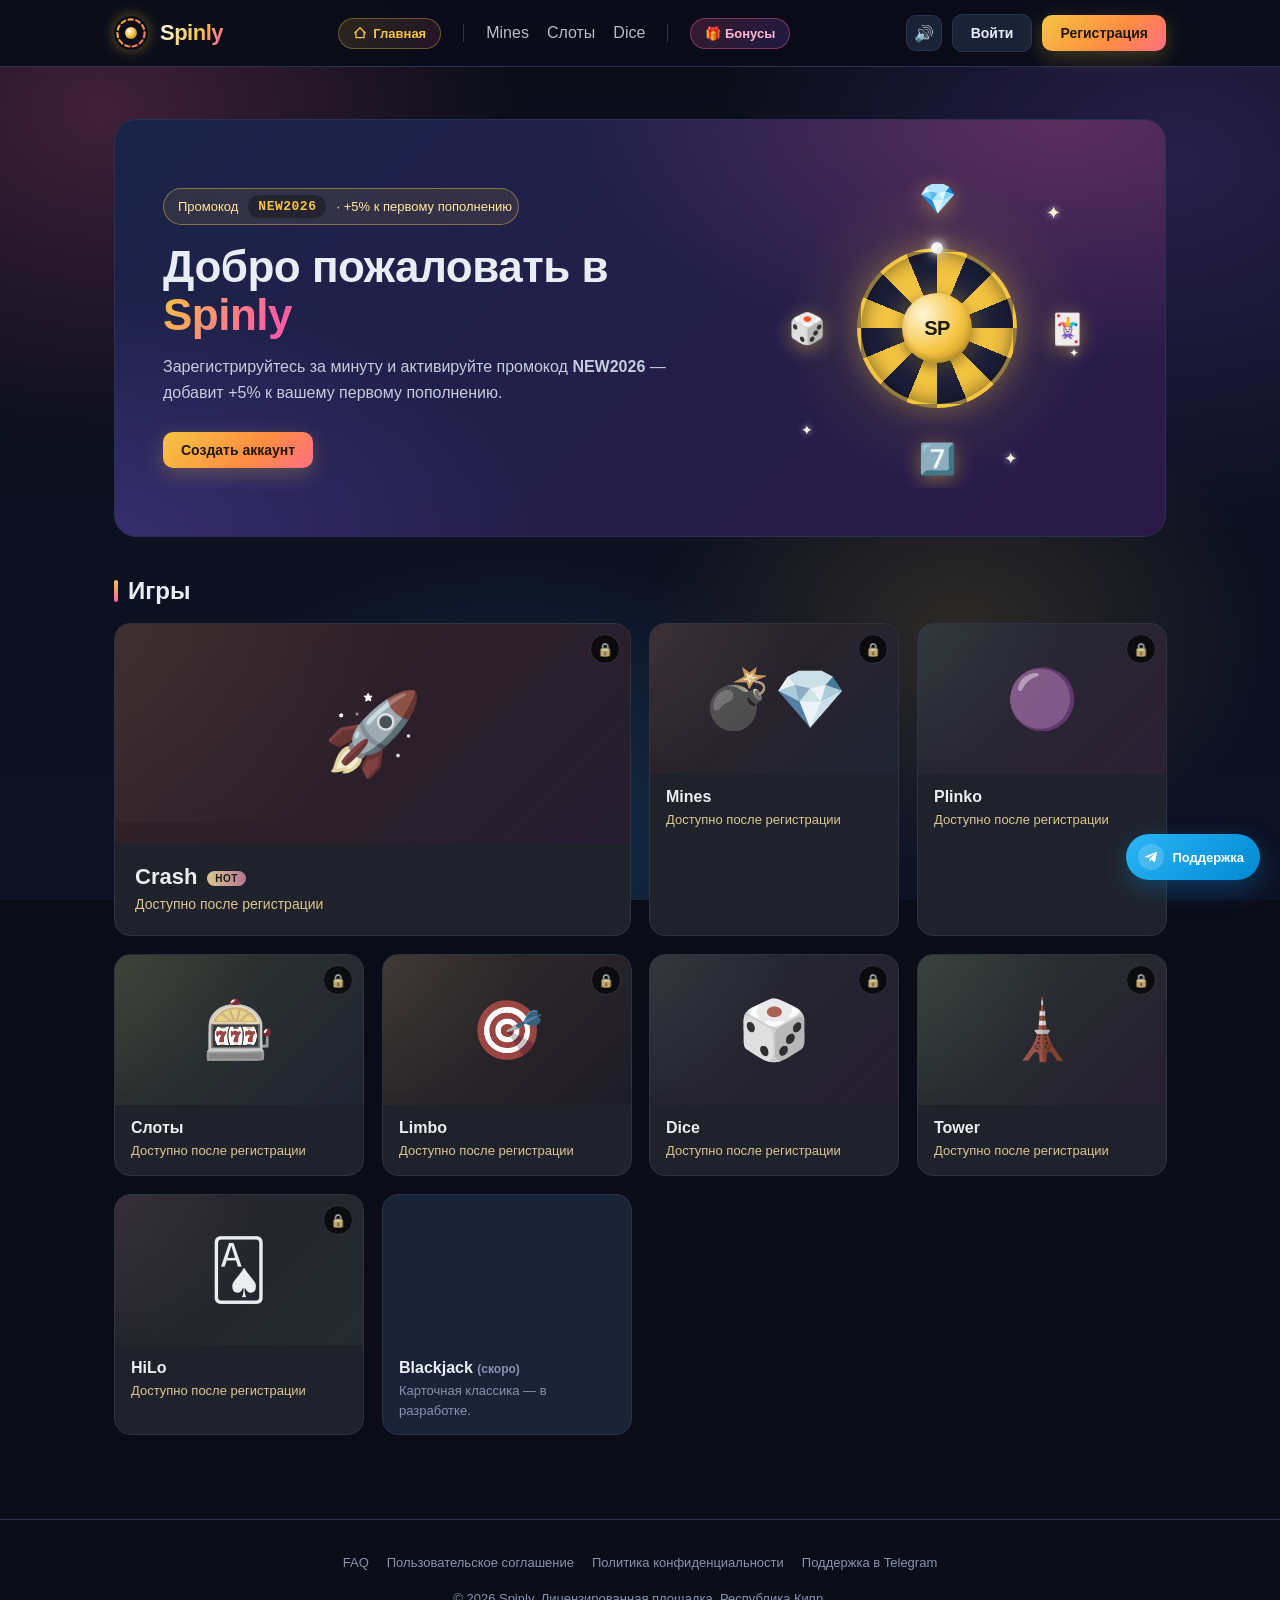
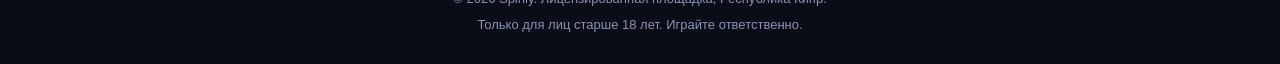
<file: index.html>
<!DOCTYPE html>
<html lang="ru">
<head>
  <meta charset="UTF-8">
  <meta name="viewport" content="width=device-width, initial-scale=1.0">
  <title>Spinly — Онлайн казино</title>
  <link rel="stylesheet" href="styles.css">
</head>
<body>
  <div id="header-slot"></div>

  <main class="container">
    <section class="hero">
      <div class="hero-content" id="hero-content"></div>
      <div class="hero-anim">
        <div class="anim-stage">
          <div class="anim-wheel"></div>
          <div class="anim-hub">SP</div>
          <div class="anim-ball-orbit"><div class="anim-ball"></div></div>

          <div class="orbit o1"><span class="orbit-item">💎</span></div>
          <div class="orbit o2"><span class="orbit-item">7️⃣</span></div>
          <div class="orbit o3"><span class="orbit-item">🎲</span></div>
          <div class="orbit o4"><span class="orbit-item">🃏</span></div>

          <span class="spark s1">✦</span>
          <span class="spark s2">✦</span>
          <span class="spark s3">✦</span>
          <span class="spark s4">✦</span>
        </div>
      </div>
    </section>

    <h2 class="section-title">Игры</h2>
    <div class="games" id="games-grid"></div>
  </main>

  <div id="footer-slot"></div>
  <script src="sounds.js"></script>
  <script src="app.js"></script>
  <script>
    // ---------- Conditional hero rendering ----------
    function renderHero() {
      const u = currentUser();
      const el = document.getElementById("hero-content");
      if (u) {
        const { current, next } = getLevel(u.xp || 0);
        const xp = u.xp || 0;
        const start = current.xp;
        const target = next ? next.xp : current.xp;
        const pct = next ? Math.min(100, ((xp - start) / (target - start)) * 100) : 100;
        const xpLine = next
          ? `${xp.toLocaleString("ru-RU")} <span style="opacity:.5">/</span> ${target.toLocaleString("ru-RU")} XP`
          : `${xp.toLocaleString("ru-RU")} XP · MAX`;
        el.innerHTML = `
          <h1>Добро пожаловать,<br><span>${u.login}</span></h1>
          <p>Все игры открыты. Удачных раундов и крупных множителей сегодня.</p>
          <a class="hero-vip" href="profile.html" title="Открыть профиль">
            <span class="vip-tag">
              <span class="dot" style="background: ${current.color}; color: ${current.color}"></span>
              ${current.name}
            </span>
            <span class="vip-bar"><span class="fill" style="width: ${pct}%"></span></span>
            <span class="vip-xp">${xpLine}</span>
            <span class="vip-cb">+${current.cashback}%</span>
          </a>
        `;
      } else {
        el.innerHTML = `
          <span class="promo-chip">
            <span>Промокод</span>
            <span class="code" id="promo-code" title="Скопировать">NEW2026</span>
            <span>· +5% к первому пополнению</span>
          </span>
          <h1>Добро пожаловать в <span>Spinly</span></h1>
          <p>
            Зарегистрируйтесь за минуту и активируйте промокод
            <strong>NEW2026</strong> — добавит +5% к вашему первому пополнению.
          </p>
          <div class="actions">
            <a class="btn primary" href="account.html?tab=register">Создать аккаунт</a>
          </div>
        `;
        // copy promo code to clipboard
        const codeEl = document.getElementById("promo-code");
        codeEl.addEventListener("click", async () => {
          try { await navigator.clipboard.writeText("NEW2026"); } catch {}
          codeEl.classList.add("copied");
          const orig = codeEl.textContent;
          codeEl.textContent = "Скопировано";
          if (window.SFX) SFX.win();
          setTimeout(() => {
            codeEl.classList.remove("copied");
            codeEl.textContent = orig;
          }, 1400);
        });
      }
    }

    // ---------- Conditional games grid ----------
    function renderGames() {
      const u = currentUser();
      const el = document.getElementById("games-grid");
      const card = (game) => {
        const featuredClass = game.featured ? " featured" : "";
        const hotTag = game.hot ? '<span class="hot-tag">HOT</span>' : "";
        if (game.soon) {
          return `
            <div class="game-card soon${featuredClass}">
              <div class="game-thumb ${game.cls} soon">${game.icon}</div>
              <div class="game-info">
                <h3>${game.title} <span style="color: var(--muted); font-size: 12px;">(скоро)</span></h3>
                <p>${game.desc}</p>
              </div>
            </div>`;
        }
        if (!u) {
          return `
            <a class="game-card locked${featuredClass}" href="account.html?tab=register" title="Создайте аккаунт, чтобы играть">
              <div class="game-thumb ${game.cls}">${game.icon}</div>
              <div class="game-info">
                <h3>${game.title}${hotTag}</h3>
                <p>Доступно после регистрации</p>
              </div>
            </a>`;
        }
        return `
          <a class="game-card${featuredClass}" href="${game.href}">
            <div class="game-thumb ${game.cls}">${game.icon}</div>
            <div class="game-info">
              <h3>${game.title}${hotTag}</h3>
              <p>${game.desc}</p>
            </div>
          </a>`;
      };

      el.innerHTML = [
        { title: "Crash",     cls: "crash",  icon: "🚀",    href: "crash.html",
          desc: "Множитель растёт. Заберите выигрыш до краха.", featured: true, hot: true },
        { title: "Mines",     cls: "mines",  icon: "💣💎",  href: "mines.html",
          desc: "Открывайте поля. Главное — не задеть бомбу." },
        { title: "Plinko",    cls: "plinko", icon: "🟣",    href: "plinko.html",
          desc: "Шарик падает через ряды пегов в слот с множителем." },
        { title: "Слоты",     cls: "slots",  icon: "🎰",    href: "slots.html",
          desc: "Три барабана. Соберите одинаковые символы." },
        { title: "Limbo",     cls: "limbo",  icon: "🎯",    href: "limbo.html",
          desc: "Установите цель и крутите. Поймайте множитель." },
        { title: "Dice",      cls: "dice",   icon: "🎲",    href: "dice.html",
          desc: "Угадайте: больше или меньше выпадет." },
        { title: "Tower",     cls: "tower",  icon: "🗼",    href: "tower.html",
          desc: "Поднимайтесь по башне, обходя бомбы." },
        { title: "HiLo",      cls: "hilo",   icon: "🂡",    href: "hilo.html",
          desc: "Следующая карта будет выше или ниже?" },
        { title: "Blackjack", cls: "bj",     icon: "🃏",    soon: true,
          desc: "Карточная классика — в разработке." },
      ].map(card).join("");
    }

    renderHero();
    renderGames();
  </script>
</body>
</html>
</file>
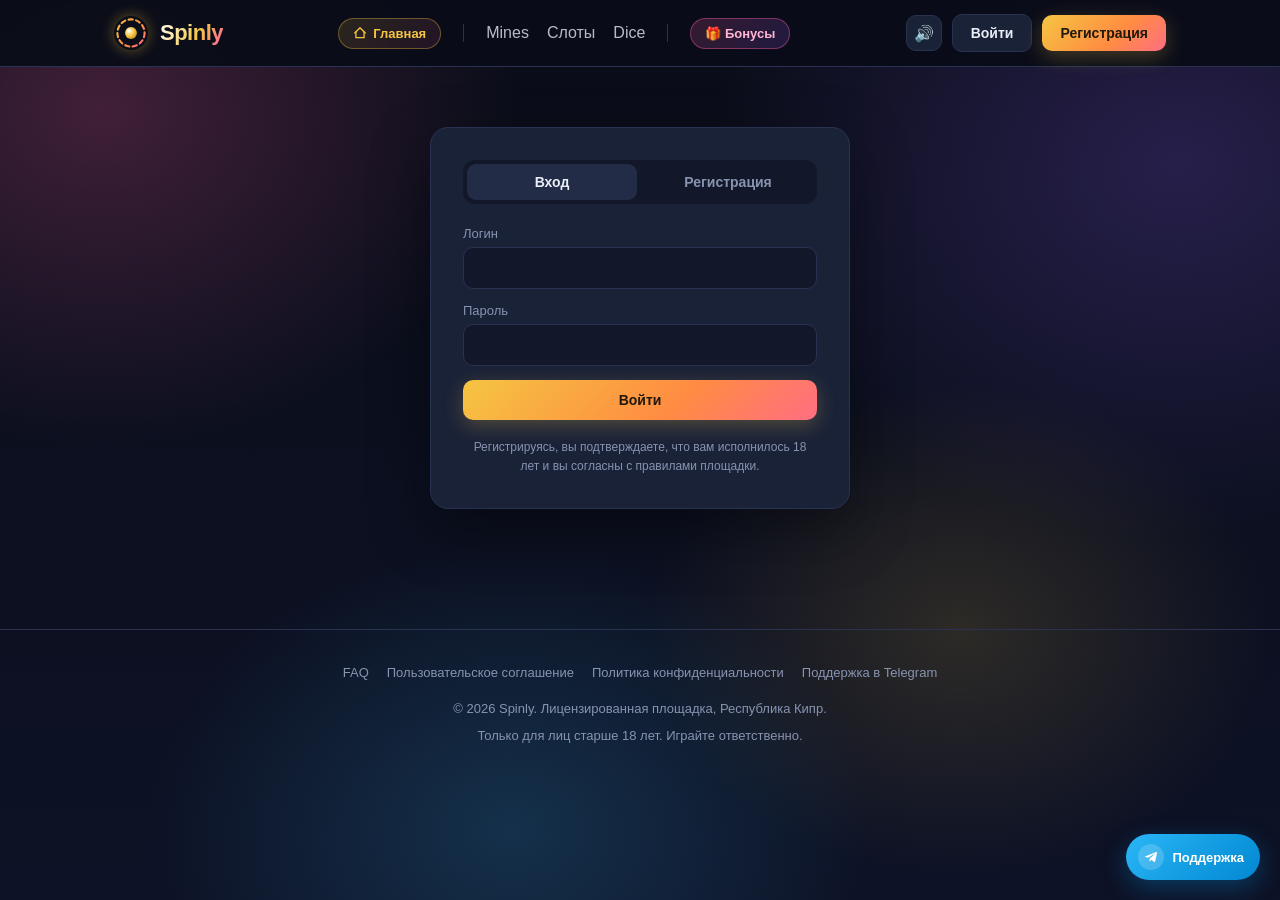
<file: account.html>
<!DOCTYPE html>
<html lang="ru">
<head>
  <meta charset="UTF-8">
  <meta name="viewport" content="width=device-width, initial-scale=1.0">
  <title>Аккаунт — Spinly</title>
  <link rel="stylesheet" href="styles.css">
</head>
<body>
  <div id="header-slot"></div>

  <main class="auth-wrap">
    <div class="auth-card">
      <div class="tabs">
        <div class="tab active" data-tab="login">Вход</div>
        <div class="tab" data-tab="register">Регистрация</div>
      </div>

      <div class="error" id="err"></div>

      <form id="login-form">
        <div class="field">
          <label>Логин</label>
          <input type="text" name="login" autocomplete="username" required>
        </div>
        <div class="field">
          <label>Пароль</label>
          <input type="password" name="password" autocomplete="current-password" required>
        </div>
        <button class="btn primary full" type="submit">Войти</button>
      </form>

      <form id="register-form" style="display: none;">
        <div class="field">
          <label>Логин</label>
          <input type="text" name="login" autocomplete="username" required minlength="3">
        </div>
        <div class="field">
          <label>Пароль</label>
          <input type="password" name="password" autocomplete="new-password" required minlength="4">
        </div>
        <div class="field">
          <label>Повторите пароль</label>
          <input type="password" name="password2" autocomplete="new-password" required minlength="4">
        </div>
        <div class="field">
          <label>Реферальный код <span style="color: var(--muted); font-size: 12px;">— необязательно</span></label>
          <input type="text" name="referral" placeholder="ABC123" maxlength="6" autocomplete="off" style="text-transform: uppercase; font-family: ui-monospace, monospace; letter-spacing: 1px;">
        </div>
        <button class="btn primary full" type="submit">Создать аккаунт</button>
      </form>

      <div class="legal">
        Регистрируясь, вы подтверждаете, что вам исполнилось 18 лет
        и вы согласны с правилами площадки.
      </div>
    </div>
  </main>

  <div id="footer-slot"></div>
  <script src="sounds.js"></script>
  <script src="app.js"></script>
  <script>
    const tabs = document.querySelectorAll(".tab");
    const loginForm = document.getElementById("login-form");
    const regForm = document.getElementById("register-form");
    const err = document.getElementById("err");

    function showError(msg) {
      err.textContent = msg;
      err.classList.remove("show");
      void err.offsetWidth;
      err.classList.add("show");
      if (window.SFX) SFX.lose();
    }
    function clearError() { err.classList.remove("show"); }

    function switchTab(name) {
      tabs.forEach(t => t.classList.toggle("active", t.dataset.tab === name));
      loginForm.style.display = name === "login" ? "" : "none";
      regForm.style.display = name === "register" ? "" : "none";
      clearError();
      if (window.SFX) SFX.click();
    }
    tabs.forEach(t => t.addEventListener("click", () => switchTab(t.dataset.tab)));

    const params = new URLSearchParams(location.search);
    if (params.get("tab") === "register" || params.get("ref")) switchTab("register");
    if (params.get("ref")) {
      const refInput = regForm.querySelector("[name=referral]");
      if (refInput) refInput.value = params.get("ref").toUpperCase();
    }
    if (currentUser()) location.href = "index.html";

    loginForm.addEventListener("submit", (e) => {
      e.preventDefault();
      clearError();
      const fd = new FormData(loginForm);
      try {
        loginUser(fd.get("login"), fd.get("password"));
        if (window.SFX) SFX.win();
        location.href = "index.html";
      } catch (ex) { showError(ex.message); }
    });

    regForm.addEventListener("submit", (e) => {
      e.preventDefault();
      clearError();
      const fd = new FormData(regForm);
      if (fd.get("password") !== fd.get("password2")) {
        return showError("Пароли не совпадают");
      }
      try {
        registerUser(fd.get("login"), fd.get("password"), { referredBy: fd.get("referral") });
        if (window.SFX) SFX.win();
        location.href = "index.html";
      } catch (ex) { showError(ex.message); }
    });
  </script>
</body>
</html>
</file>
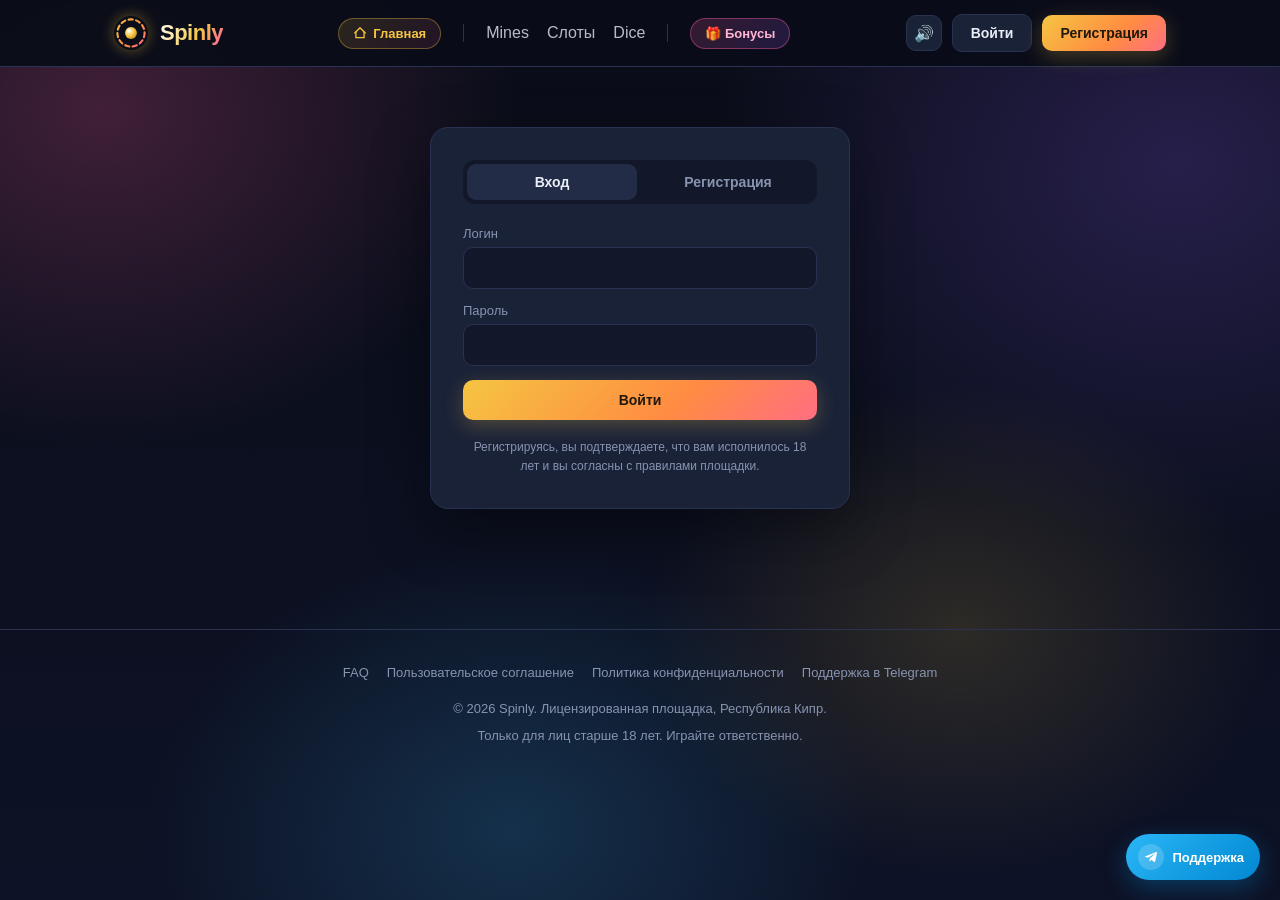
<file: crash.html>
<!DOCTYPE html>
<html lang="ru">
<head>
  <meta charset="UTF-8">
  <meta name="viewport" content="width=device-width, initial-scale=1.0">
  <title>Crash — Spinly</title>
  <link rel="stylesheet" href="styles.css">
</head>
<body>
  <div id="header-slot"></div>

  <main class="container">
    <h2 class="section-title">Crash</h2>
    <p style="color: var(--muted); margin: -8px 0 0;">
      Множитель растёт от 1.00×. Заберите выигрыш до того, как самолёт упадёт.
    </p>

    <div class="game-layout">
      <aside class="panel">
        <h2>Раунд</h2>

        <div class="field">
          <label>Ставка (€)</label>
          <input type="number" id="bet" value="10" min="1" step="1">
          <div class="bet-bar">
            <button class="btn" data-bet="0.5">½</button>
            <button class="btn" data-bet="2">×2</button>
            <button class="btn" data-bet="max">Макс</button>
          </div>
        </div>

        <div class="field">
          <label>Авто-кэшаут на (×)</label>
          <input type="number" id="auto" value="2.00" min="1.01" step="0.01" placeholder="напр. 2.00">
        </div>

        <button class="btn primary full" id="start-btn">Старт</button>
        <button class="btn full" id="cashout-btn" style="margin-top: 10px;" disabled>Забрать выигрыш</button>

        <div class="result" id="result"></div>

        <h2 style="margin-top: 24px;">История</h2>
        <div class="crash-history" id="history"></div>
      </aside>

      <section>
        <div class="crash-stage">
          <div class="crash-mult" id="mult">1.00×</div>
          <div class="crash-status" id="status">Введите ставку и стартуйте</div>
          <svg class="crash-graph" id="graph" viewBox="0 0 600 200" preserveAspectRatio="none">
            <polyline id="line" points=""/>
          </svg>
        </div>
      </section>
    </div>
  </main>

  <div id="footer-slot"></div>
  <script src="sounds.js"></script>
  <script src="app.js"></script>
  <script>
    if (!requireAuth()) { /* redirects */ }

    const HOUSE_EDGE = 0.99;
    const betInput = document.getElementById("bet");
    const autoInput = document.getElementById("auto");
    const startBtn  = document.getElementById("start-btn");
    const cashBtn   = document.getElementById("cashout-btn");
    const resultEl  = document.getElementById("result");
    const multEl    = document.getElementById("mult");
    const statusEl  = document.getElementById("status");
    const lineEl    = document.getElementById("line");
    const graphEl   = document.getElementById("graph");
    const historyEl = document.getElementById("history");

    const history = [];

    function setResult(text, type) {
      resultEl.className = "result show " + type;
      resultEl.textContent = text;
    }
    function clearResult() { resultEl.className = "result"; resultEl.textContent = ""; }

    function fairCrash() {
      // 1% instant crash for house edge, otherwise 0.99/(1-r)
      if (Math.random() < (1 - HOUSE_EDGE)) return 1.00;
      const r = Math.random();
      const v = HOUSE_EDGE / (1 - r);
      return Math.max(1.00, Math.floor(v * 100) / 100);
    }

    function pillClass(m) {
      if (m >= 10) return "gold";
      if (m >= 2)  return "green";
      return "red";
    }
    function renderHistory() {
      historyEl.innerHTML = history.slice(0, 12).map(m =>
        `<span class="crash-pill ${pillClass(m)}">${m.toFixed(2)}×</span>`
      ).join("");
    }

    let state = null;

    function startRound() {
      clearResult();
      const bet = Number(betInput.value);
      const auto = Number(autoInput.value) || 0;
      const u = currentUser();
      if (!u) return;
      if (!(bet > 0)) return setResult("Введите ставку", "lose");
      if (bet > u.balance) return setResult("Недостаточно средств", "lose");

      updateBalance(-bet);
      renderHeader(); flashBalance();
      if (typeof onBet === "function") onBet(bet);

      const crashAt = fairCrash();
      state = {
        bet, auto, crashAt,
        startTime: performance.now(),
        active: true,
        cashedAt: null,
        currentMult: 1,
        points: [],
      };
      multEl.className = "crash-mult";
      multEl.textContent = "1.00×";
      lineEl.setAttribute("points", "0,200");
      graphEl.classList.remove("crashed");
      statusEl.textContent = "Полёт начат...";
      startBtn.disabled = true;
      cashBtn.disabled = false;
      betInput.disabled = true;
      autoInput.disabled = true;
      if (window.SFX) SFX.spinStart();
      requestAnimationFrame(tick);
    }

    function tick(now) {
      if (!state || !state.active) return;
      const t = (now - state.startTime) / 1000;
      const mult = Math.max(1, Math.exp(t * 0.16));
      state.currentMult = mult;

      // Crash?
      if (mult >= state.crashAt) {
        multEl.textContent = state.crashAt.toFixed(2) + "×";
        multEl.classList.add("lose");
        graphEl.classList.add("crashed");
        endRound(false, state.crashAt);
        return;
      }

      // Auto-cashout?
      if (state.auto && mult >= state.auto && !state.cashedAt) {
        cashout(state.auto);
        return;
      }

      multEl.textContent = mult.toFixed(2) + "×";

      // Graph point: t -> x (0..600), mult -> y (200..0, log scale)
      const x = Math.min(600, t * 36);
      const y = 200 - Math.min(200, Math.log(mult) * 60);
      state.points.push([x, y]);
      const pointsStr = state.points.map(p => p[0] + "," + p[1]).join(" ");
      lineEl.setAttribute("points", "0,200 " + pointsStr);

      requestAnimationFrame(tick);
    }

    function cashout(forcedAt) {
      if (!state || !state.active) return;
      state.active = false;
      const at = Number(forcedAt) || state.currentMult || 1;
      state.cashedAt = at;
      multEl.textContent = at.toFixed(2) + "×";
      multEl.classList.add("win");
      const payout = state.bet * at;
      updateBalance(payout);
      renderHeader(); flashBalance();
      const profit = payout - state.bet;
      const bigWin = at >= 3;
      if (window.SFX) SFX.win(bigWin);
      if (bigWin) confetti(Math.min(40 + Math.floor(at * 8), 180));
      if (typeof onWin === "function") onWin({ bet: state.bet, payout, multiplier: at, game: "crash" });
      setResult(`Выигрыш €${fmt(payout)} (+€${fmt(profit)}) на ${at.toFixed(2)}×`, "win");
      statusEl.textContent = "Раунд завершён";
      finishRound(at);
    }

    function endRound(win, finalMult) {
      if (!win) {
        if (window.SFX) SFX.bomb();
        if (typeof onLoss === "function") onLoss({ bet: state.bet, game: "crash" });
        setResult(`Краш на ${finalMult.toFixed(2)}×. Ставка €${fmt(state.bet)} сгорела.`, "lose");
        statusEl.textContent = "Самолёт упал";
      }
      finishRound(finalMult);
    }

    function finishRound(finalMult) {
      history.unshift(finalMult);
      renderHistory();
      state.active = false;
      startBtn.disabled = false;
      cashBtn.disabled = true;
      betInput.disabled = false;
      autoInput.disabled = false;
    }

    document.querySelectorAll(".bet-bar .btn").forEach(b => {
      b.addEventListener("click", () => {
        const u = currentUser();
        if (!u) return;
        let v = Number(betInput.value) || 0;
        if (b.dataset.bet === "max") v = Math.floor(u.balance);
        else v = Math.max(1, Math.floor(v * Number(b.dataset.bet)));
        betInput.value = v;
      });
    });

    startBtn.addEventListener("click", startRound);
    cashBtn.addEventListener("click", () => cashout());
  </script>
</body>
</html>
</file>
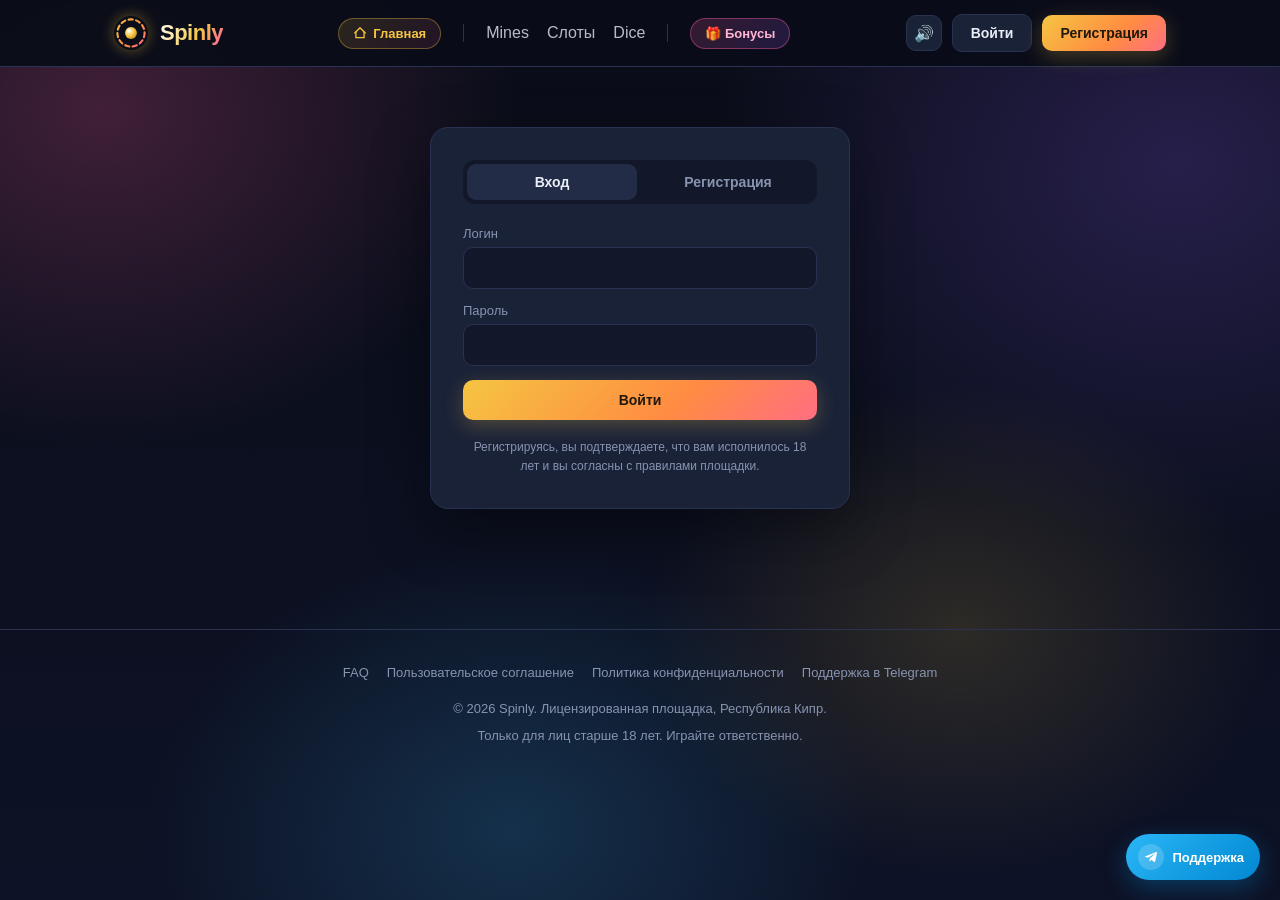
<file: dice.html>
<!DOCTYPE html>
<html lang="ru">
<head>
  <meta charset="UTF-8">
  <meta name="viewport" content="width=device-width, initial-scale=1.0">
  <title>Dice — Spinly</title>
  <link rel="stylesheet" href="styles.css">
</head>
<body>
  <div id="header-slot"></div>

  <main class="container">
    <h2 class="section-title">Dice</h2>
    <p style="color: var(--muted); margin: -8px 0 0;">
      Выберите число от 2 до 98 и направление: «Больше» или «Меньше».
      Чем рискованнее цель — тем выше множитель.
    </p>

    <div class="game-layout">
      <!-- Controls -->
      <aside class="panel">
        <h2>Параметры</h2>

        <div class="field">
          <label>Ставка (€)</label>
          <input class="field-input" type="number" id="bet" value="10" min="1" step="1">
          <div class="bet-bar">
            <button class="btn" data-bet="0.5">½</button>
            <button class="btn" data-bet="2">×2</button>
            <button class="btn" data-bet="max">Макс</button>
          </div>
        </div>

        <div class="field">
          <label>Направление</label>
          <div class="dir-toggle">
            <div class="opt active" data-dir="under">⬇ Меньше</div>
            <div class="opt" data-dir="over">⬆ Больше</div>
          </div>
        </div>

        <button class="btn primary full" id="roll-btn">Бросить</button>
        <div class="result" id="result"></div>

        <h2 style="margin-top: 24px;">Текущая ставка</h2>
        <div class="row-2">
          <div class="stat">
            <div class="label">Цель</div>
            <div class="value gold" id="target-stat">50.00</div>
          </div>
          <div class="stat">
            <div class="label">Шанс</div>
            <div class="value" id="chance-stat">49.50%</div>
          </div>
          <div class="stat">
            <div class="label">Множитель</div>
            <div class="value gold" id="mult-stat">1.96×</div>
          </div>
          <div class="stat">
            <div class="label">Возможный выигрыш</div>
            <div class="value green" id="potential-stat">€ 0</div>
          </div>
        </div>
      </aside>

      <!-- Stage -->
      <section>
        <div class="dice-stage">
          <div class="roll-display">
            <div class="roll-value" id="roll-value">—</div>
            <div class="roll-sub" id="roll-sub">Нажмите «Бросить»</div>
          </div>

          <div class="range-bar" id="range-bar">
            <div class="range-fill left" id="range-fill"></div>
            <div class="range-marker" id="range-marker"></div>
            <div class="range-ticks"><span>0</span><span>25</span><span>50</span><span>75</span><span>100</span></div>
          </div>

          <label style="display:block; font-size:13px; color:var(--muted); margin-bottom:6px;">
            Цель: <span id="target-label" style="color:var(--gold); font-weight:700;">50.00</span>
          </label>
          <input type="range" class="slider" id="target-slider" min="2" max="98" step="0.01" value="50">
        </div>
      </section>
    </div>
  </main>

  <div id="footer-slot"></div>
  <script src="sounds.js"></script>
  <script src="app.js"></script>
  <script>
    if (!requireAuth()) { /* redirects */ }

    const HOUSE_EDGE = 0.99; // 1% дому
    const betInput = document.getElementById("bet");
    const rollBtn = document.getElementById("roll-btn");
    const resultEl = document.getElementById("result");
    const slider = document.getElementById("target-slider");
    const targetLabel = document.getElementById("target-label");
    const dirOpts = document.querySelectorAll(".dir-toggle .opt");
    const rangeFill = document.getElementById("range-fill");
    const rangeMarker = document.getElementById("range-marker");
    const rollValue = document.getElementById("roll-value");
    const rollSub = document.getElementById("roll-sub");

    const targetStat = document.getElementById("target-stat");
    const chanceStat = document.getElementById("chance-stat");
    const multStat   = document.getElementById("mult-stat");
    const potentialStat = document.getElementById("potential-stat");

    let direction = "under"; // "under" | "over"

    function setResult(text, type) {
      resultEl.className = "result show " + type;
      resultEl.textContent = text;
    }
    function clearResult() { resultEl.className = "result"; resultEl.textContent = ""; }

    function calc() {
      const target = Number(slider.value);
      const chance = direction === "under" ? target : (100 - target);
      const multiplier = HOUSE_EDGE * 100 / chance;
      const bet = Number(betInput.value) || 0;
      return { target, chance, multiplier, potential: bet * multiplier };
    }

    function renderRange() {
      const target = Number(slider.value);
      const pct = target; // slider is 2..98 -> use raw value as percent on 0..100 bar
      rangeMarker.style.left = `calc(${pct}% - 1.5px)`;

      if (direction === "under") {
        rangeFill.className = "range-fill left";
        rangeFill.style.left = "0";
        rangeFill.style.right = "auto";
        rangeFill.style.width = `${pct}%`;
      } else {
        rangeFill.className = "range-fill right";
        rangeFill.style.right = "0";
        rangeFill.style.left = "auto";
        rangeFill.style.width = `${100 - pct}%`;
      }
    }

    function renderStats() {
      const { target, chance, multiplier, potential } = calc();
      targetLabel.textContent = target.toFixed(2);
      targetStat.textContent = target.toFixed(2);
      chanceStat.textContent = chance.toFixed(2) + "%";
      multStat.textContent = multiplier.toFixed(2) + "×";
      potentialStat.textContent = "€ " + fmt(potential);
    }

    function refresh() {
      renderRange();
      renderStats();
    }

    function roll() {
      clearResult();
      const bet = Number(betInput.value);
      const u = currentUser();
      if (!u) return;
      if (!(bet > 0)) return setResult("Введите корректную ставку", "lose");
      if (bet > u.balance) return setResult("Недостаточно средств", "lose");

      const { target, multiplier } = calc();
      updateBalance(-bet);
      renderHeader();
      flashBalance();
      if (typeof onBet === "function") onBet(bet);

      rollBtn.disabled = true;
      betInput.disabled = true;

      // Quick "rolling" animation
      const ticks = 18;
      let i = 0;
      const interval = setInterval(() => {
        const v = (Math.random() * 100).toFixed(2);
        rollValue.textContent = v;
        rollValue.classList.remove("win", "lose");
        if (window.SFX) SFX.rollTick();
        i++;
        if (i >= ticks) {
          clearInterval(interval);
          finalize();
        }
      }, 50);

      function finalize() {
        const roll = Math.random() * 100;
        const win = direction === "under" ? (roll < target) : (roll > target);
        rollValue.textContent = roll.toFixed(2);
        rollValue.classList.add(win ? "win" : "lose");
        if (window.SFX) SFX.rollStop();

        if (win) {
          const payout = bet * multiplier;
          updateBalance(payout);
          renderHeader();
          flashBalance();
          const profit = payout - bet;
          const bigWin = multiplier >= 3;
          if (window.SFX) setTimeout(() => SFX.win(bigWin), 150);
          if (bigWin) confetti(Math.min(40 + Math.floor(multiplier * 8), 160));
          if (typeof onWin === "function") onWin({ bet, payout, multiplier, game: "dice" });
          rollSub.textContent = `${roll.toFixed(2)} ${direction === "under" ? "<" : ">"} ${target.toFixed(2)} — победа`;
          setResult(`Выигрыш €${fmt(payout)} (+€${fmt(profit)}) при множителе ${multiplier.toFixed(2)}×`, "win");
        } else {
          if (window.SFX) setTimeout(() => SFX.lose(), 150);
          if (typeof onLoss === "function") onLoss({ bet, game: "dice" });
          rollSub.textContent = `${roll.toFixed(2)} ${direction === "under" ? "≥" : "≤"} ${target.toFixed(2)} — мимо`;
          setResult(`Не повезло. Ставка €${fmt(bet)} сгорела.`, "lose");
        }
        rollBtn.disabled = false;
        betInput.disabled = false;
      }
    }

    let lastSliderSound = 0;
    slider.addEventListener("input", () => {
      refresh();
      const now = performance.now();
      if (window.SFX && now - lastSliderSound > 50) {
        SFX.hover();
        lastSliderSound = now;
      }
    });
    betInput.addEventListener("input", renderStats);
    dirOpts.forEach(opt => opt.addEventListener("click", () => {
      direction = opt.dataset.dir;
      dirOpts.forEach(o => o.classList.toggle("active", o === opt));
      refresh();
      if (window.SFX) SFX.click();
    }));

    document.querySelectorAll(".bet-bar .btn").forEach(b => {
      b.addEventListener("click", () => {
        const mode = b.dataset.bet;
        const u = currentUser();
        if (!u) return;
        let v = Number(betInput.value) || 0;
        if (mode === "max") v = u.balance;
        else v = Math.max(1, Math.floor(v * Number(mode)));
        betInput.value = v;
        renderStats();
      });
    });

    rollBtn.addEventListener("click", roll);
    refresh();
  </script>
</body>
</html>
</file>
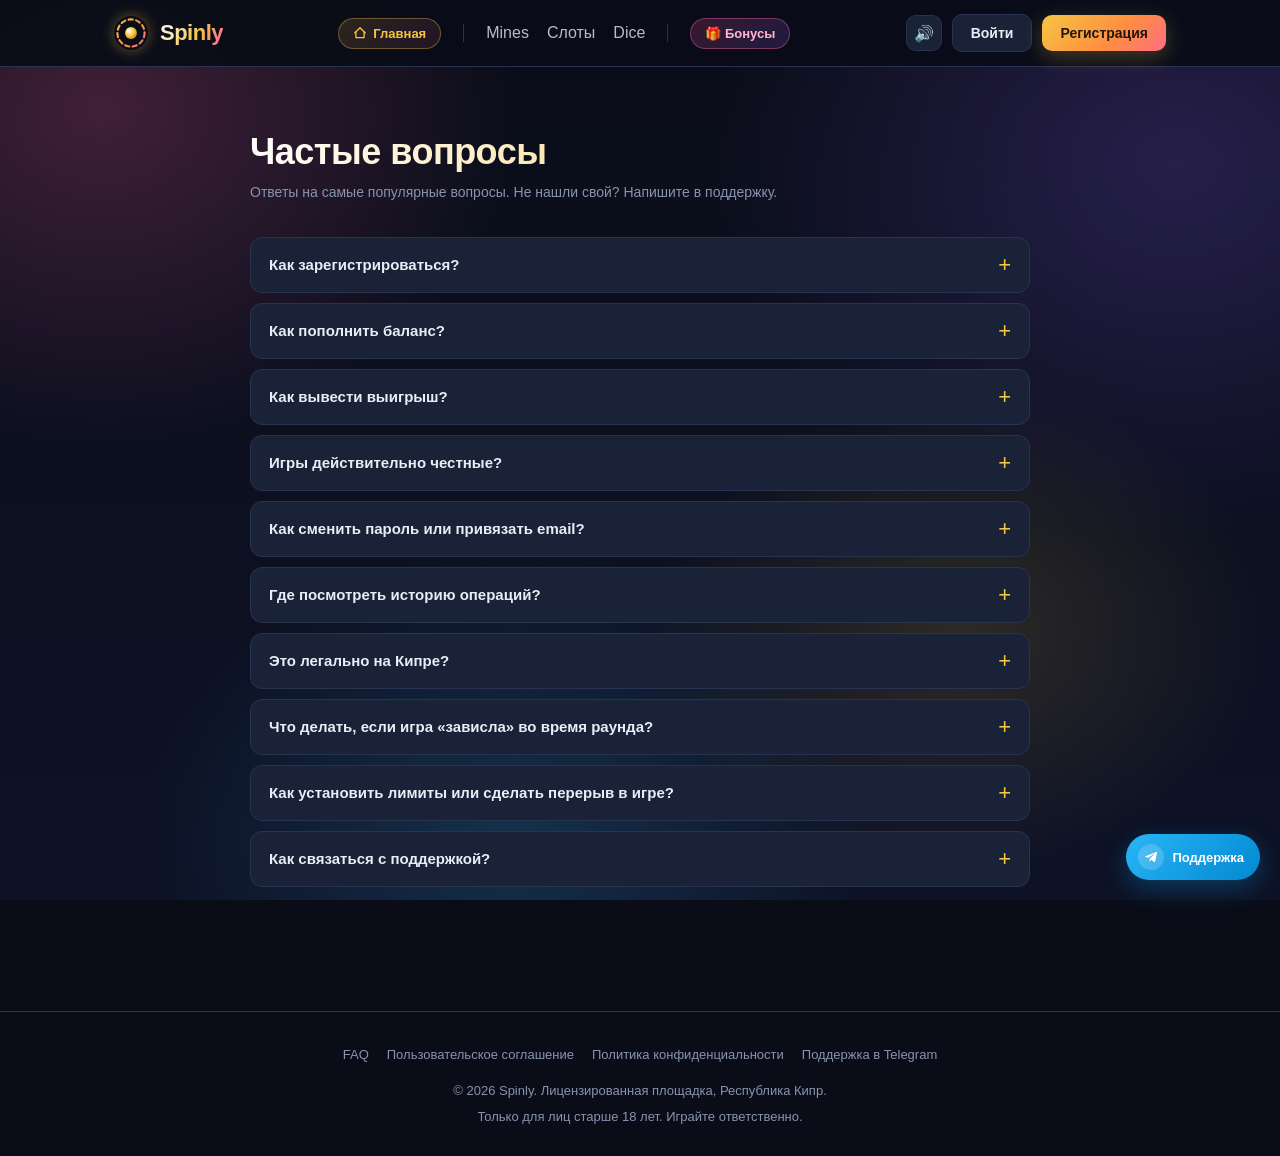
<file: faq.html>
<!DOCTYPE html>
<html lang="ru">
<head>
  <meta charset="UTF-8">
  <meta name="viewport" content="width=device-width, initial-scale=1.0">
  <title>FAQ — Spinly</title>
  <link rel="stylesheet" href="styles.css">
</head>
<body>
  <div id="header-slot"></div>

  <main class="container">
    <div class="legal-page">
      <h1 class="legal-title">Частые вопросы</h1>
      <p class="legal-sub">Ответы на самые популярные вопросы. Не нашли свой? Напишите в поддержку.</p>

      <div class="faq-list">

        <details class="faq-item">
          <summary>Как зарегистрироваться?</summary>
          <div class="faq-body">
            <p>Нажмите «Регистрация» в правом верхнем углу. Понадобится только логин (от 3 символов) и пароль (от 4 символов). Email можно привязать позже в профиле.</p>
            <p>Для начала игры пополните счёт через CryptoBot — поддерживаются USDT, TON, BTC, ETH и другие.</p>
          </div>
        </details>

        <details class="faq-item">
          <summary>Как пополнить баланс?</summary>
          <div class="faq-body">
            <p>Откройте профиль (клик по аватару или балансу в шапке) и нажмите «Пополнить». Доступны три способа: банковская карта, криптовалюта и банковский перевод.</p>
            <p>Минимальная сумма пополнения — <strong>€5</strong>, максимальная за одну операцию — <strong>€10 000</strong>. Средства зачисляются мгновенно.</p>
          </div>
        </details>

        <details class="faq-item">
          <summary>Как вывести выигрыш?</summary>
          <div class="faq-body">
            <p>В профиле нажмите «Вывести», выберите способ и укажите сумму. Минимальный вывод — <strong>€10</strong>.</p>
            <p>Срок обработки заявки — до <strong>1 рабочего дня</strong>. При первой попытке вывода может потребоваться верификация (KYC).</p>
          </div>
        </details>

        <details class="faq-item">
          <summary>Игры действительно честные?</summary>
          <div class="faq-body">
            <p>Да. Все игры используют криптографически стойкий генератор случайных чисел. Математика открыта:</p>
            <p>• <strong>Mines</strong>: множитель = 0.97 × C(25, k) / C(25−m, k), edge 3%.<br>
            • <strong>Dice</strong>: множитель = 0.99 × 100 / шанс, edge 1%.<br>
            • <strong>Слоты</strong>: суммарный RTP ≈ 95.7%, таблица выплат опубликована на странице игры.</p>
          </div>
        </details>

        <details class="faq-item">
          <summary>Как сменить пароль или привязать email?</summary>
          <div class="faq-body">
            <p>Зайдите в профиль (клик по аватару). В блоке «Безопасность» нажмите «Изменить» рядом с паролем или «Привязать» рядом с email.</p>
          </div>
        </details>

        <details class="faq-item">
          <summary>Где посмотреть историю операций?</summary>
          <div class="faq-body">
            <p>В нижней части страницы профиля. Там отображаются все пополнения, выводы и бонусы с датой, способом, суммой и статусом.</p>
          </div>
        </details>

        <details class="faq-item">
          <summary>Это легально на Кипре?</summary>
          <div class="faq-body">
            <p>Spinly работает в соответствии с законодательством Республики Кипр и требованиями национального регулятора в сфере азартных игр. Сервис доступен только лицам старше <strong>18 лет</strong>.</p>
            <p>Если вы находитесь в стране, где онлайн-гэмблинг запрещён, использование платформы недопустимо.</p>
          </div>
        </details>

        <details class="faq-item">
          <summary>Что делать, если игра «зависла» во время раунда?</summary>
          <div class="faq-body">
            <p>Перезагрузите страницу. Ставка и состояние раунда хранятся на нашей стороне — вы вернётесь к моменту, на котором всё прервалось. Если проблема повторяется, напишите в поддержку.</p>
          </div>
        </details>

        <details class="faq-item">
          <summary>Как установить лимиты или сделать перерыв в игре?</summary>
          <div class="faq-body">
            <p>В ближайших релизах в профиле появится раздел «Ответственная игра» с лимитами депозитов, ставок и самоисключением (от 24 часов до 12 месяцев).</p>
            <p>До этого момента вы можете запросить установку лимитов или временную блокировку через поддержку в Telegram.</p>
          </div>
        </details>

        <details class="faq-item">
          <summary>Как связаться с поддержкой?</summary>
          <div class="faq-body">
            <p>Нажмите голубую кнопку «Поддержка» в правом нижнем углу любой страницы — она ведёт прямо в наш Telegram-бот <a href="https://t.me/spinly_support" target="_blank" rel="noopener">@spinly_support</a>.</p>
            <p>Среднее время ответа — около <strong>3 минут</strong> в рабочее время и до 30 минут ночью.</p>
          </div>
        </details>

      </div>
    </div>
  </main>

  <div id="footer-slot"></div>
  <script src="sounds.js"></script>
  <script src="app.js"></script>
  <script>
    // FAQ accordion click sound
    document.querySelectorAll(".faq-item").forEach(item => {
      item.addEventListener("toggle", () => {
        if (window.SFX) SFX.click();
      });
    });
  </script>
</body>
</html>
</file>
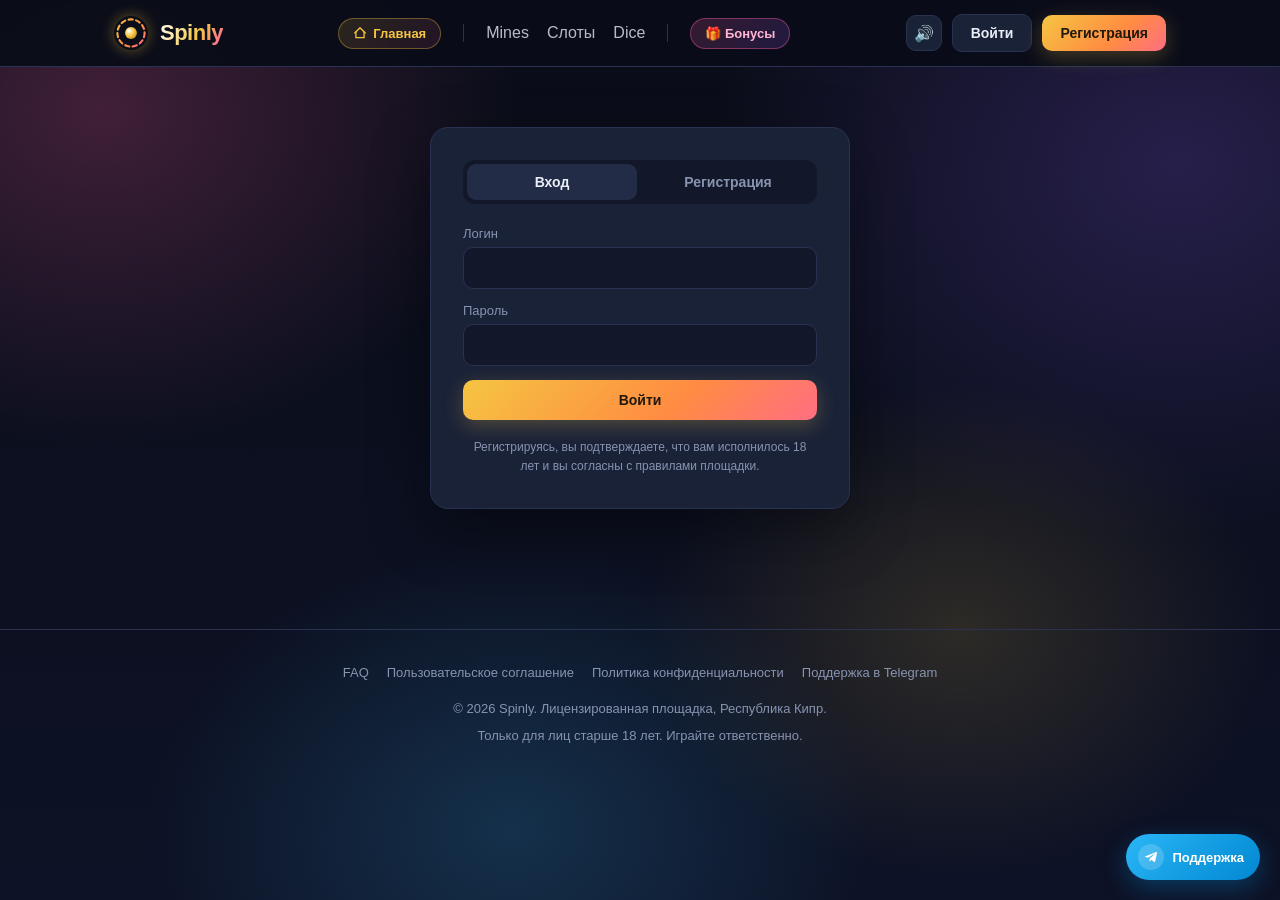
<file: hilo.html>
<!DOCTYPE html>
<html lang="ru">
<head>
  <meta charset="UTF-8">
  <meta name="viewport" content="width=device-width, initial-scale=1.0">
  <title>HiLo — Spinly</title>
  <link rel="stylesheet" href="styles.css">
</head>
<body>
  <div id="header-slot"></div>

  <main class="container">
    <h2 class="section-title">HiLo</h2>
    <p style="color: var(--muted); margin: -8px 0 0;">
      Угадайте: следующая карта будет выше или ниже текущей. Множитель растёт с каждой угаданной картой.
    </p>

    <div class="game-layout">
      <aside class="panel">
        <h2>Раунд</h2>

        <div class="field">
          <label>Ставка (€)</label>
          <input type="number" id="bet" value="10" min="1" step="1">
          <div class="bet-bar">
            <button class="btn" data-bet="0.5">½</button>
            <button class="btn" data-bet="2">×2</button>
            <button class="btn" data-bet="max">Макс</button>
          </div>
        </div>

        <button class="btn primary full" id="start-btn">Начать раздачу</button>
        <button class="btn full" id="cashout-btn" style="margin-top: 10px;" disabled>Забрать выигрыш</button>

        <div class="result" id="result"></div>

        <h2 style="margin-top: 24px;">Серия</h2>
        <div class="row-2">
          <div class="stat">
            <div class="label">Множитель</div>
            <div class="value gold" id="mult">1.00×</div>
          </div>
          <div class="stat">
            <div class="label">Возможный выигрыш</div>
            <div class="value green" id="potential">€ 0</div>
          </div>
          <div class="stat">
            <div class="label">Угадано</div>
            <div class="value" id="streak">0</div>
          </div>
          <div class="stat">
            <div class="label">House edge</div>
            <div class="value">3%</div>
          </div>
        </div>
      </aside>

      <section>
        <div class="hilo-stage">
          <div class="hilo-card" id="card">
            <div class="rank">?</div>
            <div class="suit">·</div>
          </div>
          <div class="hilo-buttons" id="btns">
            <button class="btn" id="higher-btn" disabled>
              <span>↑ Выше</span>
              <span class="mult" id="higher-mult">—</span>
            </button>
            <button class="btn" id="lower-btn" disabled>
              <span>↓ Ниже</span>
              <span class="mult" id="lower-mult">—</span>
            </button>
          </div>
          <div class="hilo-stats">
            <span class="stat-mini">Карта: <span class="v" id="card-name">—</span></span>
            <span class="stat-mini">P(↑): <span class="v" id="higher-p">—</span></span>
            <span class="stat-mini">P(↓): <span class="v" id="lower-p">—</span></span>
          </div>
        </div>
      </section>
    </div>
  </main>

  <div id="footer-slot"></div>
  <script src="sounds.js"></script>
  <script src="app.js"></script>
  <script>
    if (!requireAuth()) { /* redirects */ }

    const HOUSE_EDGE = 0.97;
    const RANKS = ["A", "2", "3", "4", "5", "6", "7", "8", "9", "10", "J", "Q", "K"];
    const SUITS = [
      { sym: "♠", color: "black" },
      { sym: "♥", color: "red"   },
      { sym: "♦", color: "red"   },
      { sym: "♣", color: "black" },
    ];

    const betInput = document.getElementById("bet");
    const startBtn = document.getElementById("start-btn");
    const cashBtn  = document.getElementById("cashout-btn");
    const resultEl = document.getElementById("result");
    const cardEl   = document.getElementById("card");
    const rankEl   = cardEl.querySelector(".rank");
    const suitEl   = cardEl.querySelector(".suit");
    const higherBtn = document.getElementById("higher-btn");
    const lowerBtn  = document.getElementById("lower-btn");
    const higherMultEl = document.getElementById("higher-mult");
    const lowerMultEl  = document.getElementById("lower-mult");
    const higherPEl = document.getElementById("higher-p");
    const lowerPEl  = document.getElementById("lower-p");
    const cardNameEl = document.getElementById("card-name");
    const multEl = document.getElementById("mult");
    const potEl  = document.getElementById("potential");
    const streakEl = document.getElementById("streak");

    function setResult(text, type) {
      resultEl.className = "result show " + type;
      resultEl.textContent = text;
    }
    function clearResult() { resultEl.className = "result"; resultEl.textContent = ""; }

    function drawCard() {
      const rank = Math.floor(Math.random() * 13);  // 0..12
      const suit = SUITS[Math.floor(Math.random() * 4)];
      return { rank, suit };
    }

    function showCard(c, animate = true) {
      if (animate) {
        cardEl.classList.remove("flip"); void cardEl.offsetWidth; cardEl.classList.add("flip");
      }
      rankEl.textContent = RANKS[c.rank];
      suitEl.textContent = c.suit.sym;
      cardEl.classList.remove("red", "black");
      cardEl.classList.add(c.suit.color);
      cardNameEl.textContent = RANKS[c.rank] + c.suit.sym;
    }

    // Probabilities: strict-higher and strict-lower (ties = loss)
    function probHigher(rank) { return (12 - rank) / 13; }  // rank 0=A is lowest
    function probLower(rank)  { return rank / 13; }

    let state = null;

    function updateButtons() {
      if (!state || !state.active) {
        higherBtn.disabled = true;
        lowerBtn.disabled = true;
        higherMultEl.textContent = "—";
        lowerMultEl.textContent = "—";
        higherPEl.textContent = "—";
        lowerPEl.textContent = "—";
        return;
      }
      const r = state.current.rank;
      const pH = probHigher(r);
      const pL = probLower(r);
      const stepH = pH > 0 ? HOUSE_EDGE / pH : 0;
      const stepL = pL > 0 ? HOUSE_EDGE / pL : 0;
      higherBtn.disabled = pH === 0;
      lowerBtn.disabled  = pL === 0;
      higherMultEl.textContent = pH > 0 ? "×" + stepH.toFixed(2) : "—";
      lowerMultEl.textContent  = pL > 0 ? "×" + stepL.toFixed(2) : "—";
      higherPEl.textContent = (pH * 100).toFixed(1) + "%";
      lowerPEl.textContent  = (pL * 100).toFixed(1) + "%";

      multEl.textContent = state.mult.toFixed(2) + "×";
      potEl.textContent  = "€ " + fmt(state.bet * state.mult);
      streakEl.textContent = state.streak;
    }

    function startRound() {
      clearResult();
      const bet = Number(betInput.value);
      const u = currentUser();
      if (!u) return;
      if (!(bet > 0)) return setResult("Введите ставку", "lose");
      if (bet > u.balance) return setResult("Недостаточно средств", "lose");

      updateBalance(-bet);
      renderHeader(); flashBalance();
      if (typeof onBet === "function") onBet(bet);

      state = {
        bet, mult: 1, streak: 0, active: true,
        current: drawCard(),
      };
      showCard(state.current);
      startBtn.disabled = true;
      cashBtn.disabled = false;
      betInput.disabled = true;
      updateButtons();
    }

    function guess(dir) {
      if (!state || !state.active) return;
      const r = state.current.rank;
      const p = dir === "higher" ? probHigher(r) : probLower(r);
      if (p === 0) return;
      const step = HOUSE_EDGE / p;

      const next = drawCard();
      // Ensure not same as current (treat tie as loss; allow but rare)
      const correct = dir === "higher" ? next.rank > r : next.rank < r;
      state.current = next;
      showCard(next);

      if (!correct) {
        if (window.SFX) SFX.lose();
        if (typeof onLoss === "function") onLoss({ bet: state.bet, game: "hilo" });
        setResult(`Не угадали. Ставка €${fmt(state.bet)} сгорела.`, "lose");
        endRound();
        return;
      }
      state.mult *= step;
      state.streak += 1;
      if (window.SFX) SFX.gem(state.streak);
      updateButtons();
    }

    function cashout() {
      if (!state || !state.active) return;
      if (state.streak === 0) {
        updateBalance(state.bet);
        renderHeader();
        setResult("Раунд отменён, ставка возвращена.", "win");
        endRound();
        return;
      }
      const payout = state.bet * state.mult;
      updateBalance(payout);
      renderHeader(); flashBalance();
      const profit = payout - state.bet;
      const bigWin = state.mult >= 3;
      if (window.SFX) SFX.win(bigWin);
      if (bigWin) confetti(Math.min(40 + Math.floor(state.mult * 8), 180));
      if (typeof onWin === "function") onWin({ bet: state.bet, payout, multiplier: state.mult, game: "hilo" });
      setResult(`Выигрыш €${fmt(payout)} (+€${fmt(profit)}) после ${state.streak} карт`, "win");
      endRound();
    }

    function endRound() {
      state.active = false;
      startBtn.disabled = false;
      cashBtn.disabled = true;
      betInput.disabled = false;
      higherBtn.disabled = true;
      lowerBtn.disabled = true;
    }

    document.querySelectorAll(".bet-bar .btn").forEach(b => {
      b.addEventListener("click", () => {
        const u = currentUser();
        if (!u) return;
        let v = Number(betInput.value) || 0;
        if (b.dataset.bet === "max") v = Math.floor(u.balance);
        else v = Math.max(1, Math.floor(v * Number(b.dataset.bet)));
        betInput.value = v;
      });
    });

    startBtn.addEventListener("click", startRound);
    cashBtn.addEventListener("click", cashout);
    higherBtn.addEventListener("click", () => guess("higher"));
    lowerBtn.addEventListener("click",  () => guess("lower"));
  </script>
</body>
</html>
</file>
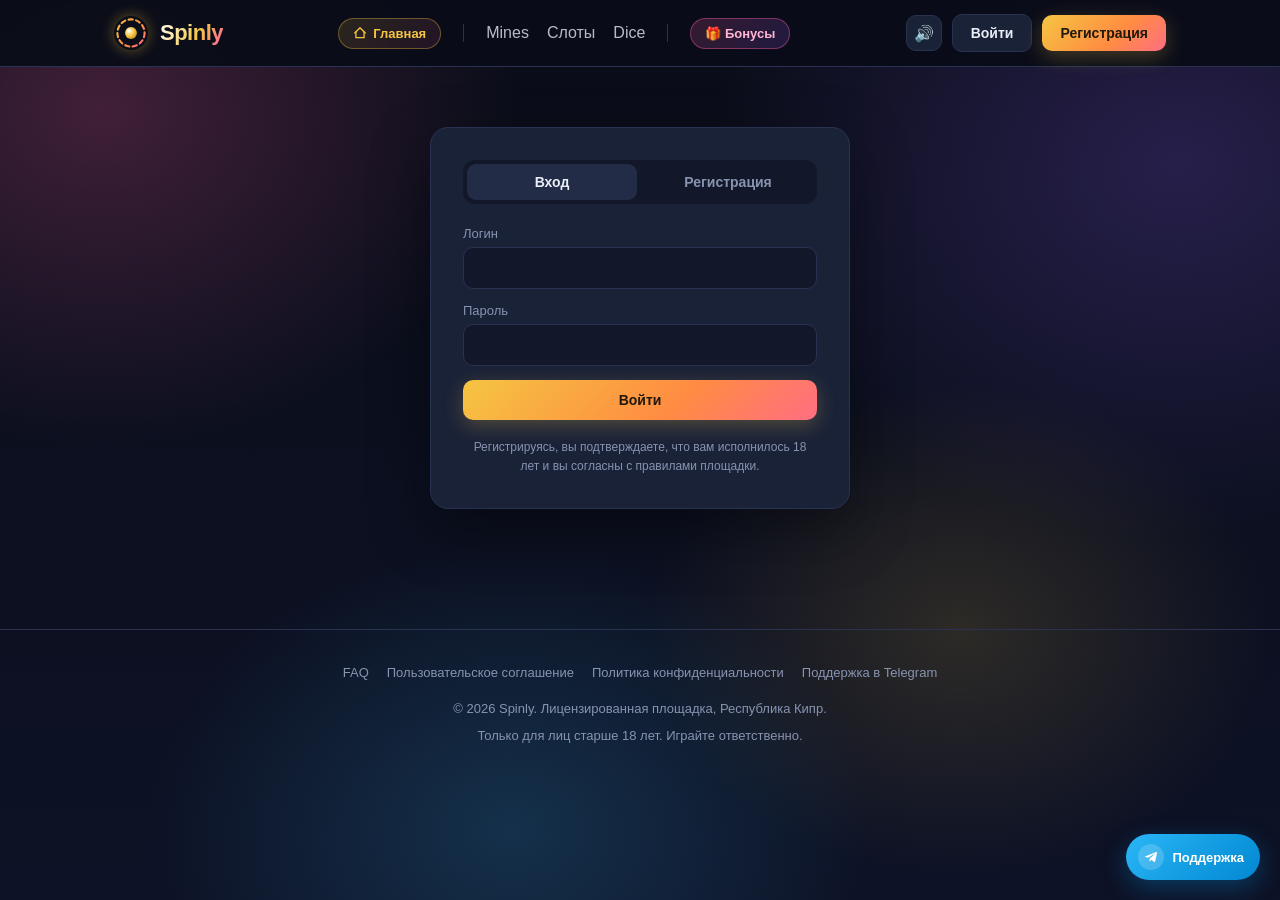
<file: limbo.html>
<!DOCTYPE html>
<html lang="ru">
<head>
  <meta charset="UTF-8">
  <meta name="viewport" content="width=device-width, initial-scale=1.0">
  <title>Limbo — Spinly</title>
  <link rel="stylesheet" href="styles.css">
</head>
<body>
  <div id="header-slot"></div>

  <main class="container">
    <h2 class="section-title">Limbo</h2>
    <p style="color: var(--muted); margin: -8px 0 0;">
      Установите целевой множитель и крутите. Если выпадет ≥ цели — вы выиграли.
    </p>

    <div class="game-layout">
      <aside class="panel">
        <h2>Раунд</h2>

        <div class="field">
          <label>Ставка (€)</label>
          <input type="number" id="bet" value="10" min="1" step="1">
          <div class="bet-bar">
            <button class="btn" data-bet="0.5">½</button>
            <button class="btn" data-bet="2">×2</button>
            <button class="btn" data-bet="max">Макс</button>
          </div>
        </div>

        <div class="field">
          <label>Цель (×)</label>
          <input type="number" id="target" value="2.00" min="1.01" max="1000" step="0.01">
        </div>

        <button class="btn primary full" id="roll-btn">Крутить</button>
        <div class="result" id="result"></div>

        <h2 style="margin-top: 24px;">Текущая ставка</h2>
        <div class="row-2">
          <div class="stat">
            <div class="label">Шанс</div>
            <div class="value" id="chance">49.50%</div>
          </div>
          <div class="stat">
            <div class="label">Множитель</div>
            <div class="value gold" id="mult-stat">2.00×</div>
          </div>
          <div class="stat">
            <div class="label">Возможный выигрыш</div>
            <div class="value green" id="potential">€ 0</div>
          </div>
          <div class="stat">
            <div class="label">House edge</div>
            <div class="value">1%</div>
          </div>
        </div>
      </aside>

      <section>
        <div class="limbo-stage">
          <div class="limbo-result" id="result-num">—</div>
          <div class="limbo-hint" id="hint">Нажмите «Крутить»</div>
        </div>
      </section>
    </div>
  </main>

  <div id="footer-slot"></div>
  <script src="sounds.js"></script>
  <script src="app.js"></script>
  <script>
    if (!requireAuth()) { /* redirects */ }

    const HOUSE_EDGE = 0.99;
    const betInput = document.getElementById("bet");
    const targetInput = document.getElementById("target");
    const rollBtn = document.getElementById("roll-btn");
    const resultEl = document.getElementById("result");
    const resultNum = document.getElementById("result-num");
    const hintEl = document.getElementById("hint");
    const chanceEl = document.getElementById("chance");
    const multStatEl = document.getElementById("mult-stat");
    const potentialEl = document.getElementById("potential");

    function setResult(text, type) {
      resultEl.className = "result show " + type;
      resultEl.textContent = text;
    }
    function clearResult() { resultEl.className = "result"; resultEl.textContent = ""; }

    function calc() {
      const target = Math.max(1.01, Number(targetInput.value) || 1.01);
      const bet = Number(betInput.value) || 0;
      const chance = HOUSE_EDGE / target * 100;
      return { target, bet, chance, potential: bet * target };
    }
    function refresh() {
      const { target, chance, potential } = calc();
      chanceEl.textContent = chance.toFixed(2) + "%";
      multStatEl.textContent = target.toFixed(2) + "×";
      potentialEl.textContent = "€ " + fmt(potential);
    }
    refresh();

    function fairRoll() {
      if (Math.random() < (1 - HOUSE_EDGE)) return 1.00;
      const r = Math.random();
      const v = HOUSE_EDGE / (1 - r);
      return Math.max(1.00, Math.floor(v * 100) / 100);
    }

    function roll() {
      clearResult();
      const { target, bet } = calc();
      const u = currentUser();
      if (!u) return;
      if (!(bet > 0)) return setResult("Введите ставку", "lose");
      if (bet > u.balance) return setResult("Недостаточно средств", "lose");
      if (!(target >= 1.01)) return setResult("Цель должна быть ≥ 1.01", "lose");

      updateBalance(-bet);
      renderHeader(); flashBalance();
      if (typeof onBet === "function") onBet(bet);

      const result = fairRoll();
      const win = result >= target;
      rollBtn.disabled = true;
      betInput.disabled = true;
      targetInput.disabled = true;

      // Quick ticking animation
      let ticks = 18;
      resultNum.className = "limbo-result";
      const interval = setInterval(() => {
        const v = (1 + Math.random() * Math.max(2, target * 1.5));
        resultNum.textContent = v.toFixed(2) + "×";
        if (window.SFX) SFX.rollTick();
        if (--ticks <= 0) {
          clearInterval(interval);
          finalize();
        }
      }, 45);

      function finalize() {
        resultNum.textContent = result.toFixed(2) + "×";
        if (win) {
          resultNum.className = "limbo-result win";
          const payout = bet * target;
          updateBalance(payout);
          renderHeader(); flashBalance();
          const profit = payout - bet;
          const bigWin = target >= 3;
          if (window.SFX) setTimeout(() => SFX.win(bigWin), 100);
          if (bigWin) confetti(Math.min(40 + Math.floor(target * 8), 180));
          if (typeof onWin === "function") onWin({ bet, payout, multiplier: target, game: "limbo" });
          hintEl.textContent = `${result.toFixed(2)} ≥ ${target.toFixed(2)} — победа!`;
          setResult(`Выигрыш €${fmt(payout)} (+€${fmt(profit)})`, "win");
        } else {
          resultNum.className = "limbo-result lose";
          if (window.SFX) setTimeout(() => SFX.lose(), 100);
          if (typeof onLoss === "function") onLoss({ bet, game: "limbo" });
          hintEl.textContent = `${result.toFixed(2)} < ${target.toFixed(2)} — мимо`;
          setResult(`Ставка €${fmt(bet)} сгорела`, "lose");
        }
        rollBtn.disabled = false;
        betInput.disabled = false;
        targetInput.disabled = false;
      }
    }

    document.querySelectorAll(".bet-bar .btn").forEach(b => {
      b.addEventListener("click", () => {
        const u = currentUser();
        if (!u) return;
        let v = Number(betInput.value) || 0;
        if (b.dataset.bet === "max") v = Math.floor(u.balance);
        else v = Math.max(1, Math.floor(v * Number(b.dataset.bet)));
        betInput.value = v;
        refresh();
      });
    });

    targetInput.addEventListener("input", refresh);
    betInput.addEventListener("input", refresh);
    rollBtn.addEventListener("click", roll);
  </script>
</body>
</html>
</file>
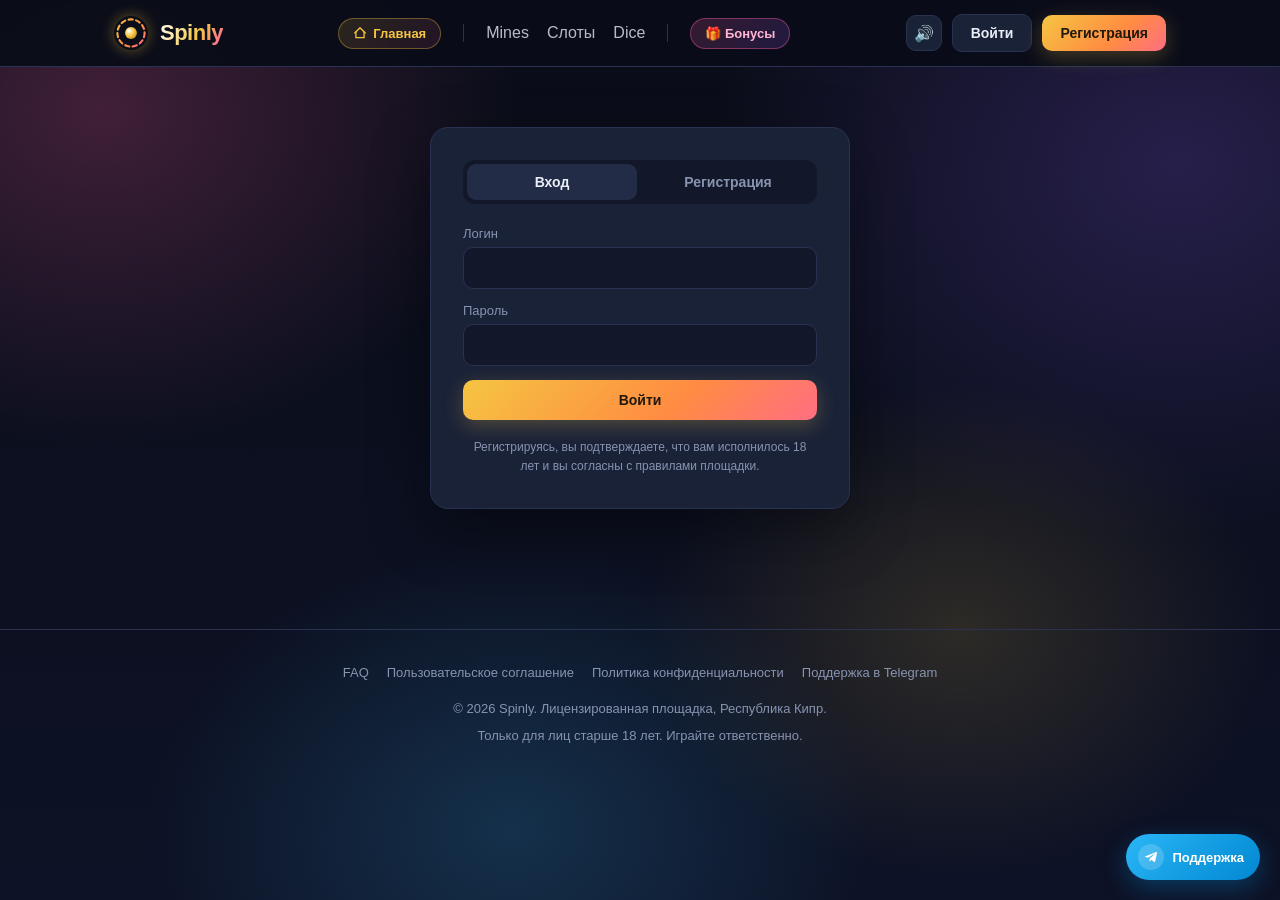
<file: mines.html>
<!DOCTYPE html>
<html lang="ru">
<head>
  <meta charset="UTF-8">
  <meta name="viewport" content="width=device-width, initial-scale=1.0">
  <title>Mines — Spinly</title>
  <link rel="stylesheet" href="styles.css">
</head>
<body>
  <div id="header-slot"></div>

  <main class="container">
    <h2 class="section-title">Mines</h2>
    <p style="color: var(--muted); margin: -8px 0 0;">
      Нажимайте на поля. Алмаз 💎 — выигрыш растёт. Бомба 💣 — ставка сгорает.
      В любой момент можно «Забрать выигрыш».
    </p>

    <div class="game-layout">
      <!-- Controls -->
      <aside class="panel">
        <h2>Параметры раунда</h2>

        <div class="field">
          <label>Ставка (€)</label>
          <input class="field-input" type="number" id="bet" value="10" min="1" step="1">
          <div class="bet-bar">
            <button class="btn" data-bet="0.5">½</button>
            <button class="btn" data-bet="2">×2</button>
            <button class="btn" data-bet="max">Макс</button>
          </div>
        </div>

        <div class="field">
          <label>Количество бомб (1–24)</label>
          <input class="field-input" type="number" id="mines" value="3" min="1" max="24" step="1">
        </div>

        <button class="btn primary full" id="start-btn">Начать раунд</button>
        <button class="btn full" id="cashout-btn" style="margin-top: 10px;" disabled>
          Забрать выигрыш
        </button>

        <div class="result" id="result"></div>

        <h2 style="margin-top: 24px;">Текущий раунд</h2>
        <div class="row-2">
          <div class="stat">
            <div class="label">Множитель</div>
            <div class="value gold" id="multiplier">1.00×</div>
          </div>
          <div class="stat">
            <div class="label">Возможный выигрыш</div>
            <div class="value green" id="potential">€ 0</div>
          </div>
          <div class="stat">
            <div class="label">Открыто алмазов</div>
            <div class="value" id="opened">0</div>
          </div>
          <div class="stat">
            <div class="label">Осталось</div>
            <div class="value" id="left">25</div>
          </div>
        </div>
      </aside>

      <!-- Board -->
      <section>
        <div class="board" id="board"></div>
      </section>
    </div>
  </main>

  <div id="footer-slot"></div>
  <script src="sounds.js"></script>
  <script src="app.js"></script>
  <script>
    if (!requireAuth()) { /* redirects */ }

    const SIZE = 25; // 5x5
    const HOUSE_EDGE = 0.97; // 3% дому
    const board = document.getElementById("board");
    const betInput = document.getElementById("bet");
    const minesInput = document.getElementById("mines");
    const startBtn = document.getElementById("start-btn");
    const cashoutBtn = document.getElementById("cashout-btn");
    const resultEl = document.getElementById("result");
    const multiplierEl = document.getElementById("multiplier");
    const potentialEl = document.getElementById("potential");
    const openedEl = document.getElementById("opened");
    const leftEl = document.getElementById("left");

    let state = null; // { bombs: Set<int>, opened: Set<int>, bet, minesCount, active, multiplier }

    function buildBoard() {
      board.innerHTML = "";
      for (let i = 0; i < SIZE; i++) {
        const tile = document.createElement("div");
        tile.className = "tile";
        tile.dataset.idx = i;
        tile.addEventListener("click", () => onTileClick(i));
        board.appendChild(tile);
      }
    }

    function setResult(text, type) {
      resultEl.className = "result show " + type;
      resultEl.textContent = text;
    }
    function clearResult() { resultEl.className = "result"; resultEl.textContent = ""; }

    // Combinations: C(n, k)
    function C(n, k) {
      if (k < 0 || k > n) return 0;
      k = Math.min(k, n - k);
      let r = 1;
      for (let i = 0; i < k; i++) r = r * (n - i) / (i + 1);
      return r;
    }

    // Fair multiplier after `opened` safe tiles, with `mines` bombs on 25 cells.
    // Multiplier = HOUSE_EDGE * C(25, opened) / C(25-mines, opened)
    function multiplierFor(opened, mines) {
      if (opened === 0) return 1;
      const safeTotal = SIZE - mines;
      if (opened > safeTotal) return 0;
      return HOUSE_EDGE * C(SIZE, opened) / C(safeTotal, opened);
    }

    function nextMultiplier(opened, mines) {
      return multiplierFor(opened + 1, mines);
    }

    function refreshHeaderBalance() {
      renderHeader();
      flashBalance();
    }

    function updateRoundStats() {
      const openedCount = state ? state.opened.size : 0;
      const minesCount = state ? state.minesCount : Number(minesInput.value);
      const bet = state ? state.bet : Number(betInput.value);
      const mult = state ? state.multiplier : 1;
      multiplierEl.textContent = mult.toFixed(2) + "×";
      potentialEl.textContent = "€ " + fmt(state && state.active ? bet * mult : 0);
      openedEl.textContent = openedCount;
      leftEl.textContent = SIZE - openedCount - (state ? state.bombs.size : minesCount);
    }

    function startRound() {
      clearResult();
      const bet = Number(betInput.value);
      const minesCount = Math.max(1, Math.min(24, Math.floor(Number(minesInput.value))));
      minesInput.value = minesCount;
      const u = currentUser();
      if (!u) return;
      if (!(bet > 0)) return setResult("Введите корректную ставку", "lose");
      if (bet > u.balance) return setResult("Недостаточно средств", "lose");

      // Take bet
      updateBalance(-bet);
      refreshHeaderBalance();
      if (typeof onBet === "function") onBet(bet);
      if (window.SFX) SFX.spinStart();

      // Place bombs
      const all = Array.from({ length: SIZE }, (_, i) => i);
      for (let i = all.length - 1; i > 0; i--) {
        const j = Math.floor(Math.random() * (i + 1));
        [all[i], all[j]] = [all[j], all[i]];
      }
      const bombs = new Set(all.slice(0, minesCount));

      state = {
        bombs,
        opened: new Set(),
        bet,
        minesCount,
        active: true,
        multiplier: 1,
      };

      // Reset tiles
      buildBoard();
      startBtn.disabled = true;
      cashoutBtn.disabled = false;
      betInput.disabled = true;
      minesInput.disabled = true;
      updateRoundStats();
    }

    function onTileClick(idx) {
      if (!state || !state.active) return;
      if (state.opened.has(idx)) return;

      const tile = board.children[idx];
      if (state.bombs.has(idx)) {
        // Lose
        tile.classList.add("revealed", "bomb");
        tile.textContent = "💣";
        if (window.SFX) SFX.bomb();
        endRound(false);
        return;
      }

      // Safe
      state.opened.add(idx);
      tile.classList.add("revealed", "gem");
      tile.textContent = "💎";
      if (window.SFX) SFX.gem(state.opened.size);
      if (typeof onGemOpened === "function") onGemOpened(state.opened.size);

      state.multiplier = multiplierFor(state.opened.size, state.minesCount);
      updateRoundStats();

      // Auto-cashout if all safe tiles opened
      if (state.opened.size === SIZE - state.minesCount) {
        endRound(true);
      }
    }

    function cashout() {
      if (!state || !state.active) return;
      if (state.opened.size === 0) {
        // Refund the bet — nothing risked yet
        updateBalance(state.bet);
        refreshHeaderBalance();
        setResult("Раунд отменён, ставка возвращена.", "win");
        finishRound();
        return;
      }
      endRound(true);
    }

    function endRound(win) {
      state.active = false;
      // Reveal all
      for (let i = 0; i < SIZE; i++) {
        const tile = board.children[i];
        if (state.opened.has(i)) continue;
        if (state.bombs.has(i)) {
          if (!tile.classList.contains("bomb")) {
            tile.classList.add("revealed", "bomb", "ghost");
            tile.textContent = "💣";
          }
        } else {
          tile.classList.add("revealed", "gem", "ghost");
          tile.textContent = "💎";
        }
        tile.classList.add("disabled");
      }

      if (win) {
        const payout = state.bet * state.multiplier;
        updateBalance(payout);
        refreshHeaderBalance();
        const profit = payout - state.bet;
        const bigWin = state.multiplier >= 3;
        if (window.SFX) SFX.win(bigWin);
        if (bigWin) confetti(Math.min(40 + Math.floor(state.multiplier * 6), 160));
        if (typeof onWin === "function") onWin({ bet: state.bet, payout, multiplier: state.multiplier, game: "mines" });
        setResult(`Выигрыш €${fmt(payout)} (+€${fmt(profit)}) при множителе ${state.multiplier.toFixed(2)}×`, "win");
      } else {
        if (window.SFX) SFX.lose();
        if (typeof onLoss === "function") onLoss({ bet: state.bet, game: "mines", special: "bomb" });
        setResult(`Бомба! Ставка €${fmt(state.bet)} сгорела.`, "lose");
      }
      finishRound();
    }

    function finishRound() {
      startBtn.disabled = false;
      cashoutBtn.disabled = true;
      betInput.disabled = false;
      minesInput.disabled = false;
    }

    // Bet quick buttons
    document.querySelectorAll(".bet-bar .btn").forEach(b => {
      b.addEventListener("click", () => {
        const mode = b.dataset.bet;
        const u = currentUser();
        if (!u) return;
        let v = Number(betInput.value) || 0;
        if (mode === "max") v = u.balance;
        else v = Math.max(1, Math.floor(v * Number(mode)));
        betInput.value = v;
      });
    });

    startBtn.addEventListener("click", startRound);
    cashoutBtn.addEventListener("click", cashout);

    // Initial empty board (visual only)
    buildBoard();
    updateRoundStats();
  </script>
</body>
</html>
</file>
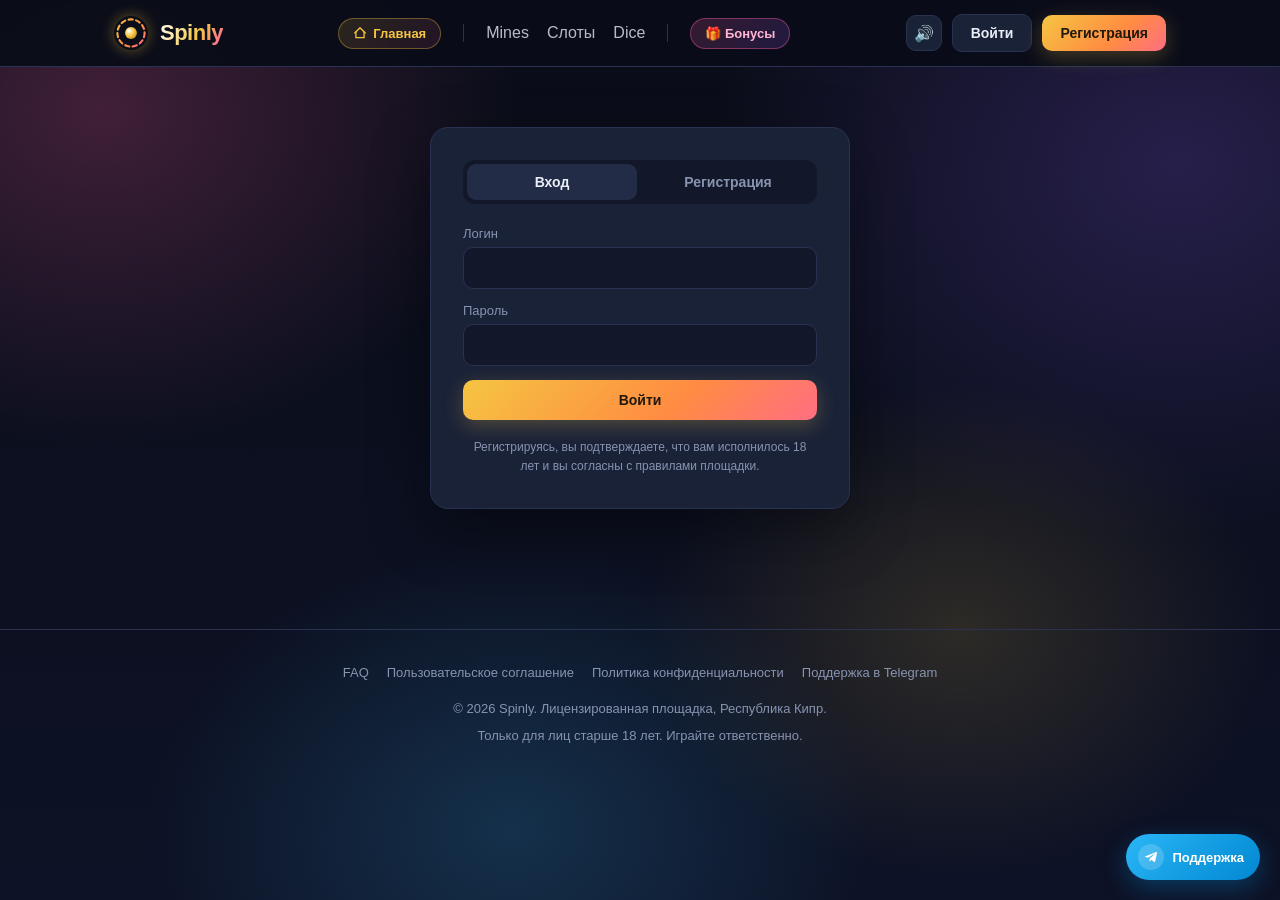
<file: plinko.html>
<!DOCTYPE html>
<html lang="ru">
<head>
  <meta charset="UTF-8">
  <meta name="viewport" content="width=device-width, initial-scale=1.0">
  <title>Plinko — Spinly</title>
  <link rel="stylesheet" href="styles.css">
</head>
<body>
  <div id="header-slot"></div>

  <main class="container">
    <h2 class="section-title">Plinko</h2>
    <p style="color: var(--muted); margin: -8px 0 0;">
      Шарик падает через ряды пегов и попадает в один из 9 множителей. RTP 99%.
    </p>

    <div class="game-layout">
      <aside class="panel">
        <h2>Раунд</h2>

        <div class="field">
          <label>Ставка (€)</label>
          <input type="number" id="bet" value="10" min="1" step="1">
          <div class="bet-bar">
            <button class="btn" data-bet="0.5">½</button>
            <button class="btn" data-bet="2">×2</button>
            <button class="btn" data-bet="max">Макс</button>
          </div>
        </div>

        <button class="btn primary full" id="drop-btn">Бросить шарик</button>
        <div class="result" id="result"></div>

        <h2 style="margin-top: 24px;">Множители</h2>
        <div style="font-size: 12px; color: var(--muted); line-height: 1.6;">
          Края платят больше — туда шарики попадают реже. Центр платит мало, но часто.
        </div>
      </aside>

      <section>
        <div class="plinko-stage">
          <div class="plinko-board" id="board">
            <div class="plinko-ball" id="ball" style="opacity: 0;"></div>
          </div>
          <div class="plinko-slots" id="slots"></div>
        </div>
      </section>
    </div>
  </main>

  <div id="footer-slot"></div>
  <script src="sounds.js"></script>
  <script src="app.js"></script>
  <script>
    if (!requireAuth()) { /* redirects */ }

    const ROWS = 8;
    const MULTIPLIERS = [5.6, 2.1, 1.1, 1.0, 0.5, 1.0, 1.1, 2.1, 5.6];
    const board   = document.getElementById("board");
    const ball    = document.getElementById("ball");
    const slotsEl = document.getElementById("slots");
    const betInput = document.getElementById("bet");
    const dropBtn  = document.getElementById("drop-btn");
    const resultEl = document.getElementById("result");

    function setResult(text, type) {
      resultEl.className = "result show " + type;
      resultEl.textContent = text;
    }
    function clearResult() { resultEl.className = "result"; resultEl.textContent = ""; }

    // Render slots
    slotsEl.innerHTML = MULTIPLIERS
      .map((m, i) => `<div class="plinko-slot" data-i="${i}">${m}×</div>`).join("");

    // Render pegs
    function renderPegs() {
      board.querySelectorAll(".plinko-peg").forEach(e => e.remove());
      const w = board.clientWidth;
      const h = board.clientHeight;
      const yStep = h / (ROWS + 2);   // leave space top + bottom
      const yStart = yStep;
      const xCenter = w / 2;
      const xStep = w / (ROWS + 2);
      for (let r = 0; r < ROWS; r++) {
        const pegCount = r + 2;       // row 0 has 2 pegs, row 7 has 9
        const yMid = yStart + (r + 1) * yStep;
        for (let p = 0; p < pegCount; p++) {
          const x = xCenter + (p - (pegCount - 1) / 2) * xStep;
          const peg = document.createElement("div");
          peg.className = "plinko-peg";
          peg.style.left = x + "px";
          peg.style.top  = yMid + "px";
          board.appendChild(peg);
        }
      }
    }
    renderPegs();
    window.addEventListener("resize", renderPegs);

    async function drop() {
      clearResult();
      const bet = Number(betInput.value);
      const u = currentUser();
      if (!u) return;
      if (!(bet > 0)) return setResult("Введите ставку", "lose");
      if (bet > u.balance) return setResult("Недостаточно средств", "lose");

      updateBalance(-bet);
      renderHeader(); flashBalance();
      if (typeof onBet === "function") onBet(bet);

      dropBtn.disabled = true;
      betInput.disabled = true;
      slotsEl.querySelectorAll(".plinko-slot.hit").forEach(s => s.classList.remove("hit"));

      // Random path: at each row, +0.5 or -0.5
      const choices = Array.from({ length: ROWS }, () => Math.random() < 0.5 ? -0.5 : 0.5);
      const sum = choices.reduce((a, b) => a + b, 0);
      // Map sum (range -4..+4 in steps of 1) to slot 0..8
      const slotIdx = Math.round(sum + 4);
      const m = MULTIPLIERS[slotIdx];

      // Animate ball through path
      const w = board.clientWidth;
      const h = board.clientHeight;
      const yStep = h / (ROWS + 2);
      const xStep = w / (ROWS + 2);
      const xCenter = w / 2;

      ball.style.transition = "none";
      ball.style.left = xCenter + "px";
      ball.style.top  = (yStep / 2) + "px";
      ball.style.opacity = "1";
      // Reflow
      void ball.offsetWidth;
      ball.style.transition = "top .22s cubic-bezier(0.5, 0, 0.5, 1), left .22s cubic-bezier(0.5, 0, 0.5, 1)";

      let curOffset = 0;
      for (let r = 0; r < ROWS; r++) {
        curOffset += choices[r];
        const x = xCenter + curOffset * xStep;
        const y = yStep + (r + 1) * yStep;
        ball.style.left = x + "px";
        ball.style.top  = y + "px";
        if (window.SFX) SFX.spinTick();
        await new Promise(res => setTimeout(res, 230));
      }
      // Drop to slot
      const slotEl = slotsEl.children[slotIdx];
      const slotRect = slotEl.getBoundingClientRect();
      const boardRect = board.getBoundingClientRect();
      const finalX = slotRect.left - boardRect.left + slotRect.width / 2;
      ball.style.left = finalX + "px";
      ball.style.top  = (h - 10) + "px";
      await new Promise(res => setTimeout(res, 250));

      slotEl.classList.add("hit");
      const payout = bet * m;
      const win = payout > bet;
      const lossOnly = payout === 0;

      if (payout > 0) {
        updateBalance(payout);
        renderHeader(); flashBalance();
      }

      if (win) {
        const bigWin = m >= 5;
        if (window.SFX) SFX.win(bigWin);
        if (bigWin) confetti(Math.min(50 + Math.floor(m * 12), 180));
        if (typeof onWin === "function") onWin({ bet, payout, multiplier: m, game: "plinko" });
        setResult(`Выигрыш €${fmt(payout)} (×${m})`, "win");
      } else if (payout > 0) {
        // small payout (1.0x or 0.5x) — neither big win nor loss
        if (typeof onWin === "function") onWin({ bet, payout, multiplier: m, game: "plinko" });
        if (window.SFX) SFX.click();
        setResult(`Возврат €${fmt(payout)} (×${m})`, payout >= bet ? "win" : "lose");
      } else {
        if (window.SFX) SFX.lose();
        if (typeof onLoss === "function") onLoss({ bet, game: "plinko" });
        setResult(`Ставка не сыграла (×${m})`, "lose");
      }

      dropBtn.disabled = false;
      betInput.disabled = false;
    }

    document.querySelectorAll(".bet-bar .btn").forEach(b => {
      b.addEventListener("click", () => {
        const u = currentUser();
        if (!u) return;
        let v = Number(betInput.value) || 0;
        if (b.dataset.bet === "max") v = Math.floor(u.balance);
        else v = Math.max(1, Math.floor(v * Number(b.dataset.bet)));
        betInput.value = v;
      });
    });

    dropBtn.addEventListener("click", drop);
  </script>
</body>
</html>
</file>
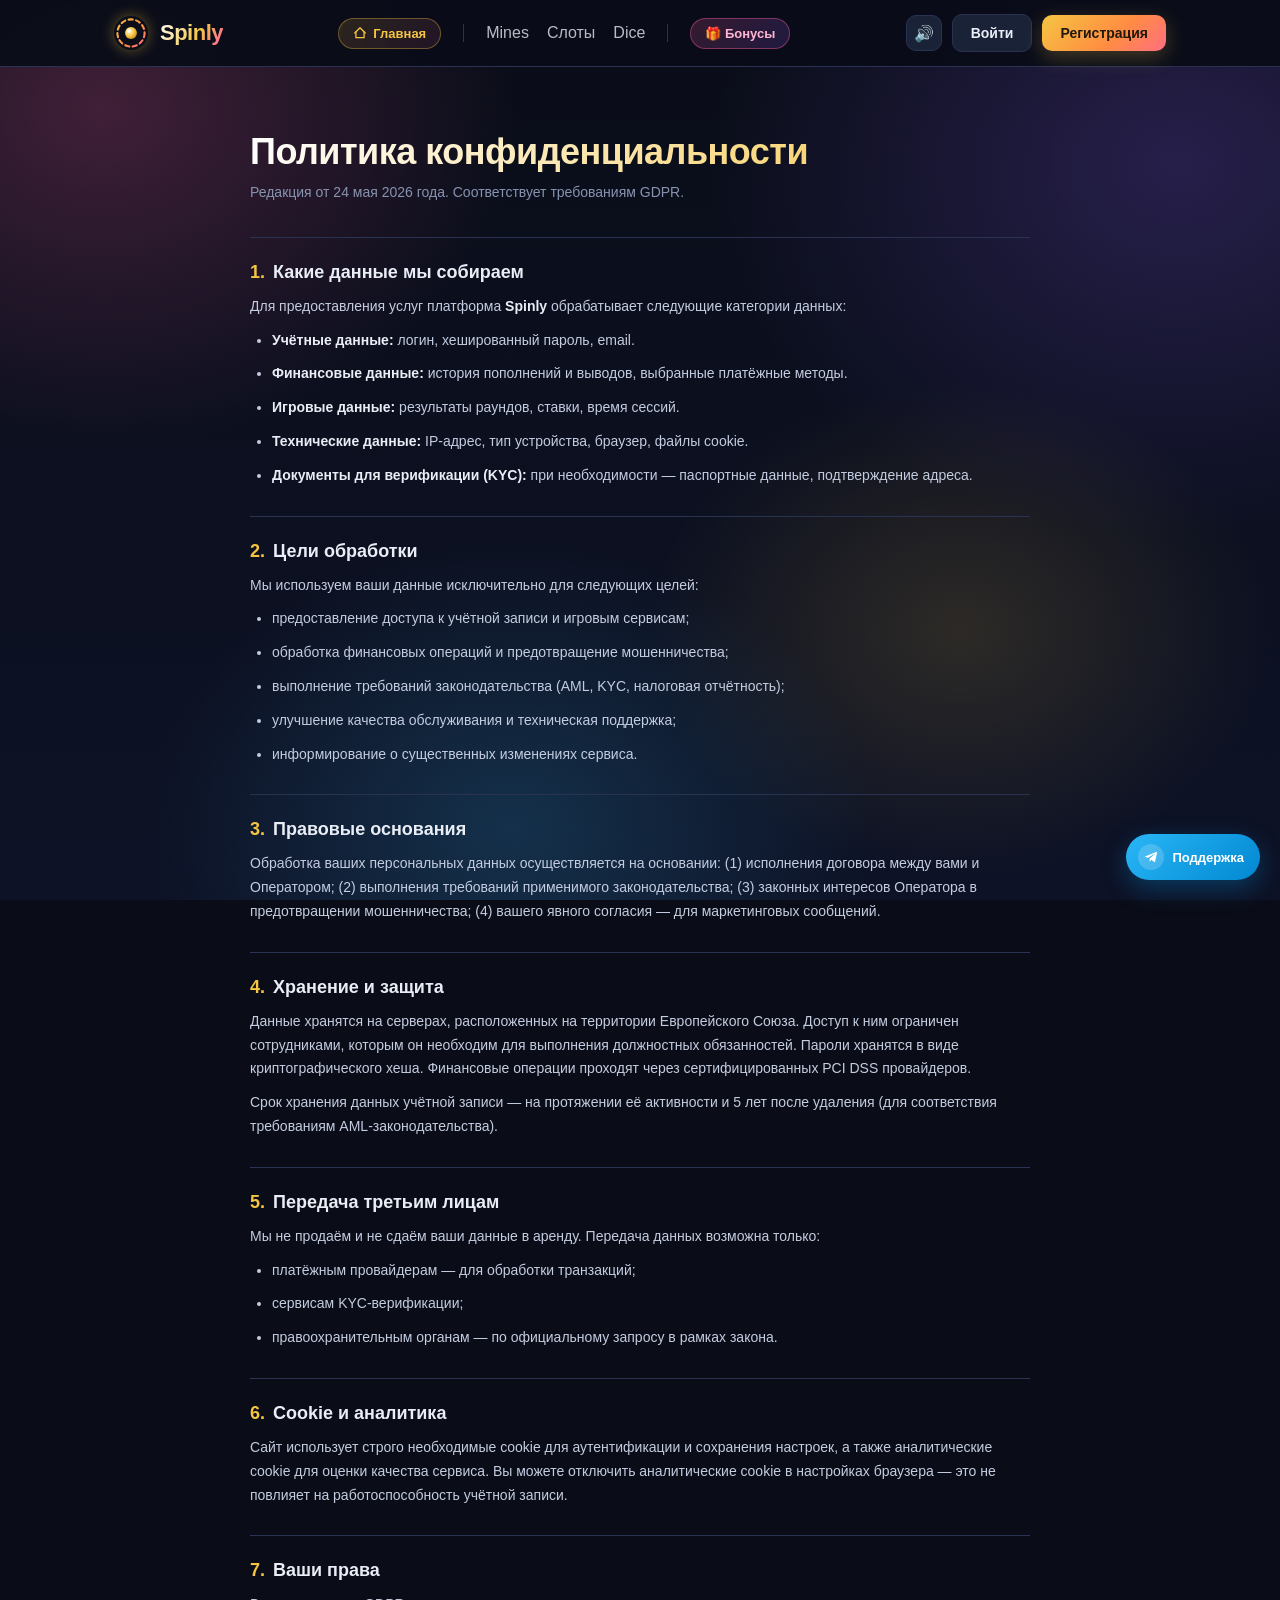
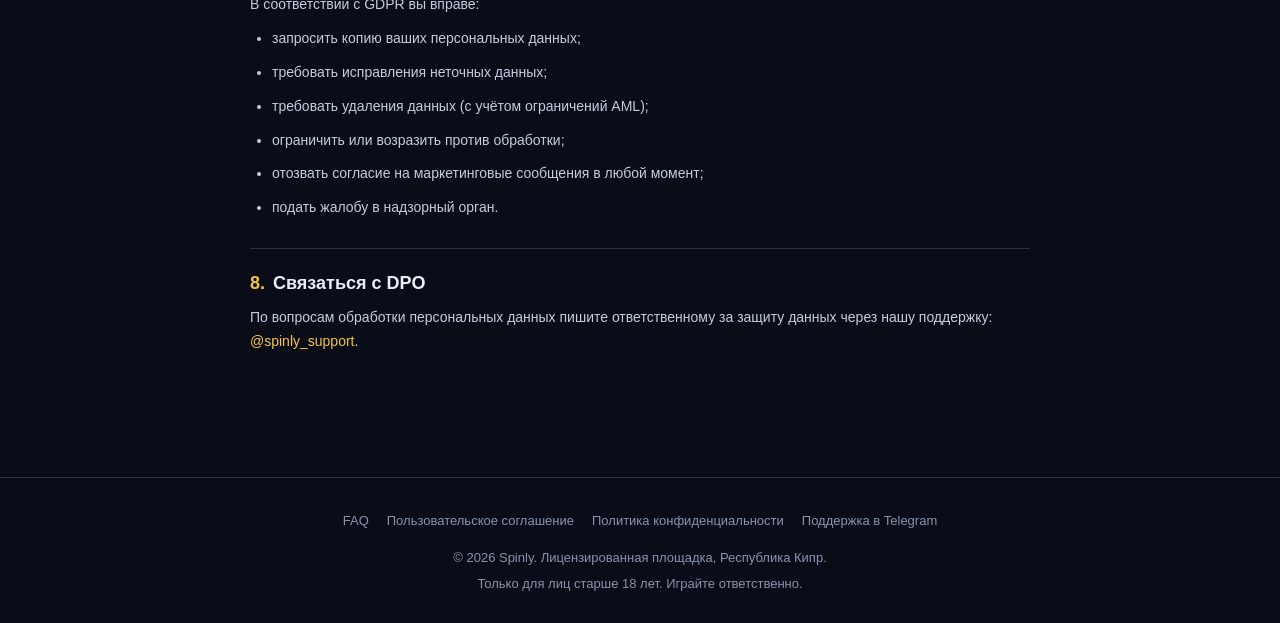
<file: privacy.html>
<!DOCTYPE html>
<html lang="ru">
<head>
  <meta charset="UTF-8">
  <meta name="viewport" content="width=device-width, initial-scale=1.0">
  <title>Политика конфиденциальности — Spinly</title>
  <link rel="stylesheet" href="styles.css">
</head>
<body>
  <div id="header-slot"></div>

  <main class="container">
    <div class="legal-page">
      <h1 class="legal-title">Политика конфиденциальности</h1>
      <p class="legal-sub">Редакция от 24 мая 2026 года. Соответствует требованиям GDPR.</p>

      <section>
        <h2><span class="num">1.</span>Какие данные мы собираем</h2>
        <p>
          Для предоставления услуг платформа <strong>Spinly</strong> обрабатывает
          следующие категории данных:
        </p>
        <ul>
          <li><strong>Учётные данные:</strong> логин, хешированный пароль, email.</li>
          <li><strong>Финансовые данные:</strong> история пополнений и выводов, выбранные платёжные методы.</li>
          <li><strong>Игровые данные:</strong> результаты раундов, ставки, время сессий.</li>
          <li><strong>Технические данные:</strong> IP-адрес, тип устройства, браузер, файлы cookie.</li>
          <li><strong>Документы для верификации (KYC):</strong> при необходимости — паспортные данные, подтверждение адреса.</li>
        </ul>
      </section>

      <section>
        <h2><span class="num">2.</span>Цели обработки</h2>
        <p>
          Мы используем ваши данные исключительно для следующих целей:
        </p>
        <ul>
          <li>предоставление доступа к учётной записи и игровым сервисам;</li>
          <li>обработка финансовых операций и предотвращение мошенничества;</li>
          <li>выполнение требований законодательства (AML, KYC, налоговая отчётность);</li>
          <li>улучшение качества обслуживания и техническая поддержка;</li>
          <li>информирование о существенных изменениях сервиса.</li>
        </ul>
      </section>

      <section>
        <h2><span class="num">3.</span>Правовые основания</h2>
        <p>
          Обработка ваших персональных данных осуществляется на основании:
          (1) исполнения договора между вами и Оператором; (2) выполнения требований
          применимого законодательства; (3) законных интересов Оператора в
          предотвращении мошенничества; (4) вашего явного согласия — для
          маркетинговых сообщений.
        </p>
      </section>

      <section>
        <h2><span class="num">4.</span>Хранение и защита</h2>
        <p>
          Данные хранятся на серверах, расположенных на территории Европейского
          Союза. Доступ к ним ограничен сотрудниками, которым он необходим для
          выполнения должностных обязанностей. Пароли хранятся в виде криптографического
          хеша. Финансовые операции проходят через сертифицированных PCI DSS
          провайдеров.
        </p>
        <p>
          Срок хранения данных учётной записи — на протяжении её активности и
          5 лет после удаления (для соответствия требованиям AML-законодательства).
        </p>
      </section>

      <section>
        <h2><span class="num">5.</span>Передача третьим лицам</h2>
        <p>
          Мы не продаём и не сдаём ваши данные в аренду. Передача данных возможна
          только:
        </p>
        <ul>
          <li>платёжным провайдерам — для обработки транзакций;</li>
          <li>сервисам KYC-верификации;</li>
          <li>правоохранительным органам — по официальному запросу в рамках закона.</li>
        </ul>
      </section>

      <section>
        <h2><span class="num">6.</span>Cookie и аналитика</h2>
        <p>
          Сайт использует строго необходимые cookie для аутентификации и
          сохранения настроек, а также аналитические cookie для оценки качества
          сервиса. Вы можете отключить аналитические cookie в настройках браузера —
          это не повлияет на работоспособность учётной записи.
        </p>
      </section>

      <section>
        <h2><span class="num">7.</span>Ваши права</h2>
        <p>
          В соответствии с GDPR вы вправе:
        </p>
        <ul>
          <li>запросить копию ваших персональных данных;</li>
          <li>требовать исправления неточных данных;</li>
          <li>требовать удаления данных (с учётом ограничений AML);</li>
          <li>ограничить или возразить против обработки;</li>
          <li>отозвать согласие на маркетинговые сообщения в любой момент;</li>
          <li>подать жалобу в надзорный орган.</li>
        </ul>
      </section>

      <section>
        <h2><span class="num">8.</span>Связаться с DPO</h2>
        <p>
          По вопросам обработки персональных данных пишите ответственному за защиту
          данных через нашу поддержку:
          <a href="https://t.me/spinly_support" target="_blank" rel="noopener">@spinly_support</a>.
        </p>
      </section>
    </div>
  </main>

  <div id="footer-slot"></div>
  <script src="sounds.js"></script>
  <script src="app.js"></script>
</body>
</html>
</file>
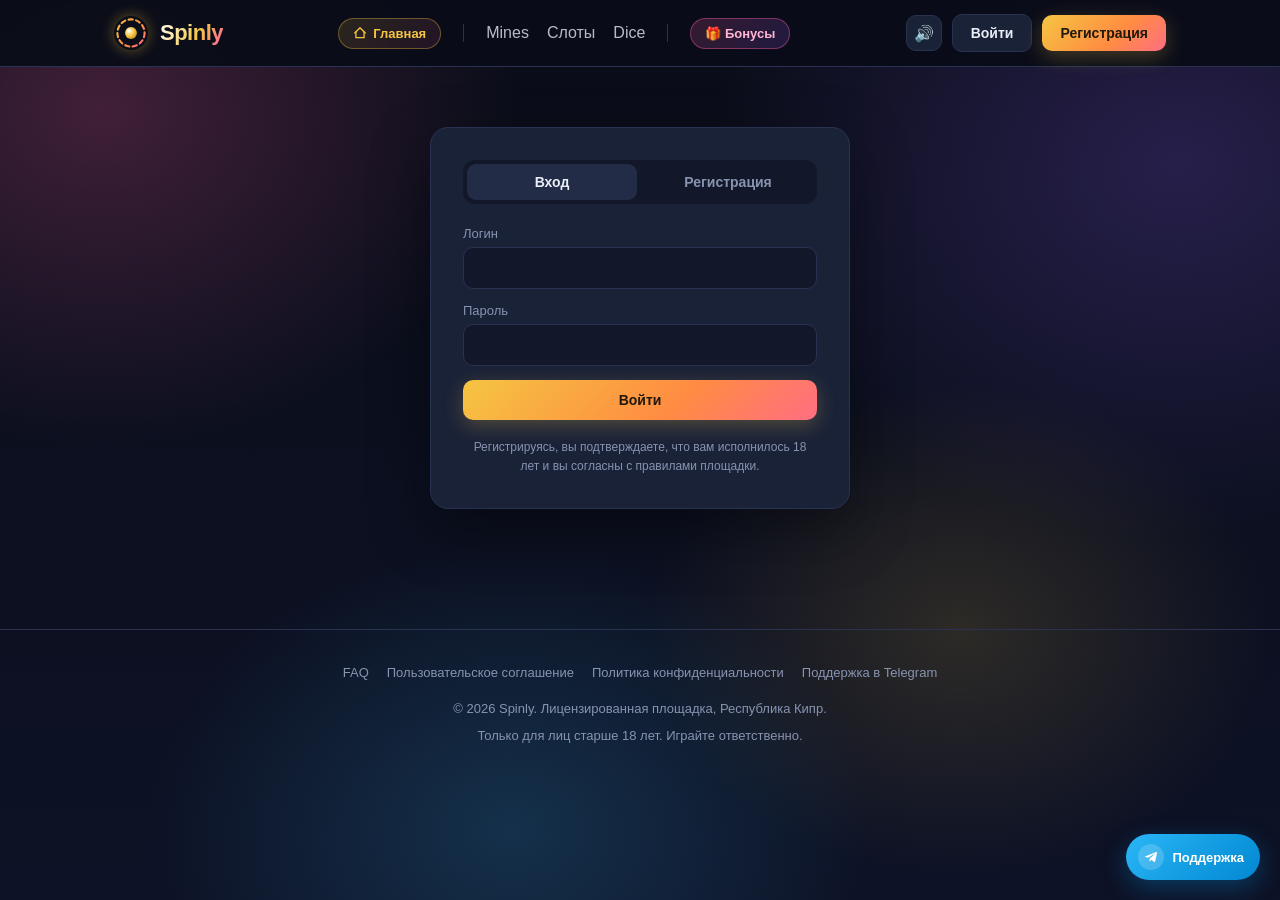
<file: profile.html>
<!DOCTYPE html>
<html lang="ru">
<head>
  <meta charset="UTF-8">
  <meta name="viewport" content="width=device-width, initial-scale=1.0">
  <title>Профиль — Spinly</title>
  <link rel="stylesheet" href="styles.css">
</head>
<body>
  <div id="header-slot"></div>

  <main class="container">
    <!-- Hero -->
    <section class="profile-hero">
      <div class="profile-card-main">
        <div class="avatar-lg" id="avatar-lg">U</div>
        <div class="profile-info">
          <h1 id="prof-login">user</h1>
          <div class="meta">
            <div>На Spinly с <span id="prof-since">—</span></div>
            <div>Email: <span class="email-status none" id="prof-email">не привязан</span></div>
          </div>
        </div>
      </div>

      <div class="profile-balance-card">
        <div class="label">Текущий баланс</div>
        <div class="value" id="prof-balance">€ 0</div>
        <div class="actions">
          <button class="btn primary" data-modal="deposit">Пополнить</button>
          <button class="btn" data-modal="withdraw">Вывести</button>
        </div>
      </div>
    </section>

    <!-- Settings -->
    <section class="profile-grid">
      <div class="profile-card">
        <h2>Безопасность</h2>
        <div class="profile-row">
          <div>
            <div class="row-label">Пароль</div>
            <div class="row-value">••••••••</div>
          </div>
          <button class="btn" data-modal="password">Изменить</button>
        </div>
        <div class="profile-row">
          <div>
            <div class="row-label">Email</div>
            <div class="row-value" id="email-row-value">не привязан</div>
          </div>
          <button class="btn" data-modal="email" id="email-btn">Привязать</button>
        </div>
      </div>

      <div class="profile-card">
        <h2>Кошелёк</h2>
        <div class="profile-row">
          <div>
            <div class="row-label">Пополнить баланс</div>
            <div class="row-value">CryptoBot · Telegram</div>
          </div>
          <button class="btn primary" data-modal="deposit">Пополнить</button>
        </div>
        <div class="profile-row">
          <div>
            <div class="row-label">Вывод средств</div>
            <div class="row-value">от €10 на @username CryptoBot</div>
          </div>
          <button class="btn" data-modal="withdraw">Вывести</button>
        </div>
      </div>

      <div class="profile-card">
        <h2>Промокоды</h2>
        <div id="promo-active-slot"></div>
        <form class="promo-form" id="form-promo">
          <input type="text" name="code" placeholder="Введите код" maxlength="20" autocomplete="off">
          <button class="btn primary" type="submit">Активировать</button>
        </form>
        <div class="error" id="err-promo" style="margin-top: 10px;"></div>
        <div class="promo-used" id="promo-used-slot"></div>
      </div>

      <div class="vip-card" id="vip-card"></div>

      <div class="profile-card">
        <h2>Реферальная программа</h2>
        <div style="font-size: 13px; color: var(--muted); margin-bottom: 10px;">
          Делитесь кодом — за каждого друга, который пополнит баланс,
          вы получаете <strong style="color: var(--gold);">10% бонусом</strong> (до €100).
        </div>
        <div class="ref-code-display" id="ref-code">—</div>
        <div class="ref-link-row">
          <input type="text" id="ref-link" readonly>
          <button class="btn" id="ref-copy-btn">Копировать</button>
        </div>
        <div class="ref-stats">
          <div class="ref-stat">
            <div class="label">Приглашено</div>
            <div class="value" id="ref-count">0</div>
          </div>
          <div class="ref-stat">
            <div class="label">Заработано</div>
            <div class="value" id="ref-earned">€0</div>
          </div>
        </div>
      </div>
    </section>

    <h2 class="section-title">Миссии</h2>
    <div class="mission-list" id="mission-list"></div>

    <!-- History -->
    <h2 class="section-title">История операций</h2>
    <div class="tx-list" id="tx-list">
      <div class="tx-empty">История пока пуста</div>
    </div>
  </main>

  <div id="footer-slot"></div>

  <!-- ============ MODALS ============ -->

  <!-- Password -->
  <div class="modal-overlay" id="modal-password">
    <div class="modal">
      <div class="modal-head">
        <h3 class="modal-title">Сменить пароль</h3>
        <button class="modal-close" data-close>×</button>
      </div>
      <form id="form-password" class="modal-body">
        <div class="error" id="err-password"></div>
        <div class="field">
          <label>Старый пароль</label>
          <input type="password" name="old" autocomplete="current-password" required>
        </div>
        <div class="field">
          <label>Новый пароль</label>
          <input type="password" name="new" autocomplete="new-password" required minlength="4">
        </div>
        <div class="field">
          <label>Подтвердите пароль</label>
          <input type="password" name="new2" autocomplete="new-password" required minlength="4">
        </div>
        <button class="btn primary full" type="submit">Сменить пароль</button>
      </form>
      <div class="modal-success" id="ok-password">
        <div class="check">✓</div>
        <div class="text">Пароль обновлён</div>
      </div>
    </div>
  </div>

  <!-- Email -->
  <div class="modal-overlay" id="modal-email">
    <div class="modal">
      <div class="modal-head">
        <h3 class="modal-title" id="email-modal-title">Привязать email</h3>
        <button class="modal-close" data-close>×</button>
      </div>
      <form id="form-email" class="modal-body">
        <div class="error" id="err-email"></div>
        <div class="field">
          <label>Адрес email</label>
          <input type="email" name="email" placeholder="you@example.com" required>
        </div>
        <button class="btn primary full" type="submit">Сохранить</button>
      </form>
      <div class="modal-success" id="ok-email">
        <div class="check">✓</div>
        <div class="text">Email сохранён</div>
        <div class="sub">Письмо подтверждения отправлено</div>
      </div>
    </div>
  </div>

  <!-- Deposit (CryptoBot only) -->
  <div class="modal-overlay" id="modal-deposit">
    <div class="modal modal-wide">
      <div class="modal-head">
        <h3 class="modal-title">Пополнение через CryptoBot</h3>
        <button class="modal-close" data-close>×</button>
      </div>
      <form id="form-deposit" class="modal-body">
        <div class="error" id="err-deposit"></div>

        <div class="cryptobot-method">
          <div class="cb-icon">
            <svg width="22" height="22" viewBox="0 0 24 24" fill="#fff" xmlns="http://www.w3.org/2000/svg" aria-hidden="true">
              <path d="M9.78 18.65l.28-4.23 7.68-6.92c.34-.31-.07-.46-.52-.19L7.74 13.3 3.64 12c-.88-.25-.89-.86.2-1.3l15.97-6.16c.73-.33 1.43.18 1.15 1.3l-2.72 12.81c-.19.91-.74 1.13-1.5.71L12.6 16.3l-1.99 1.93c-.23.23-.42.42-.83.42z"/>
            </svg>
          </div>
          <div class="cb-info">
            <div class="cb-title">CryptoBot · Telegram</div>
            <div class="cb-sub">USDT, TON, BTC, ETH, BNB, TRX и др. — комиссия 0%</div>
          </div>
        </div>

        <div class="field">
          <label>Сумма (€)</label>
          <input type="number" name="amount" min="5" max="10000" step="1" placeholder="от 5 до 10 000" required>
          <div class="amount-chips">
            <button type="button" data-amt="50">€50</button>
            <button type="button" data-amt="100">€100</button>
            <button type="button" data-amt="250">€250</button>
            <button type="button" data-amt="500">€500</button>
            <button type="button" data-amt="1000">€1 000</button>
          </div>
        </div>

        <div class="invoice-box" id="invoice-deposit" style="display:none;"></div>

        <div class="invoice-actions">
          <button class="btn primary full" type="submit" id="deposit-submit">Создать счёт</button>
        </div>
      </form>
      <div class="modal-success" id="ok-deposit">
        <div class="check">✓</div>
        <div class="text" id="ok-deposit-text">Платёж получен</div>
        <div class="sub">Средства зачислены на баланс</div>
      </div>
    </div>
  </div>

  <!-- Withdraw (CryptoBot only) -->
  <div class="modal-overlay" id="modal-withdraw">
    <div class="modal modal-wide">
      <div class="modal-head">
        <h3 class="modal-title">Вывод через CryptoBot</h3>
        <button class="modal-close" data-close>×</button>
      </div>
      <form id="form-withdraw" class="modal-body">
        <div class="error" id="err-withdraw"></div>

        <div class="cryptobot-method">
          <div class="cb-icon">
            <svg width="22" height="22" viewBox="0 0 24 24" fill="#fff" xmlns="http://www.w3.org/2000/svg" aria-hidden="true">
              <path d="M9.78 18.65l.28-4.23 7.68-6.92c.34-.31-.07-.46-.52-.19L7.74 13.3 3.64 12c-.88-.25-.89-.86.2-1.3l15.97-6.16c.73-.33 1.43.18 1.15 1.3l-2.72 12.81c-.19.91-.74 1.13-1.5.71L12.6 16.3l-1.99 1.93c-.23.23-.42.42-.83.42z"/>
            </svg>
          </div>
          <div class="cb-info">
            <div class="cb-title">CryptoBot · Telegram</div>
            <div class="cb-sub">Средства будут отправлены на ваш аккаунт @CryptoBot</div>
          </div>
        </div>

        <div class="field">
          <label>Ваш @username в Telegram</label>
          <input type="text" name="tg_handle" placeholder="@username" required pattern="@?[A-Za-z0-9_]{4,32}"
                 title="Только латинские буквы, цифры и _ (4-32 символа), может начинаться с @">
        </div>

        <div class="field">
          <label>Сумма (€)</label>
          <input type="number" name="amount" min="10" step="1" placeholder="минимум 10" required>
          <div class="amount-chips">
            <button type="button" data-amt="50">€50</button>
            <button type="button" data-amt="100">€100</button>
            <button type="button" data-amt="500">€500</button>
            <button type="button" data-amt="max">Всё</button>
          </div>
        </div>
        <button class="btn primary full" type="submit">Запросить вывод</button>
      </form>
      <div class="modal-success" id="ok-withdraw">
        <div class="check">✓</div>
        <div class="text" id="ok-withdraw-text">Заявка создана</div>
        <div class="sub">Средства поступят на ваш @CryptoBot после обработки</div>
      </div>
    </div>
  </div>

  <script src="sounds.js"></script>
  <script src="app.js"></script>
  <script>
    if (!requireAuth()) { /* redirects */ }

    // ---------- Profile rendering ----------
    function methodLabel(m) {
      if (!m) return "";
      if (m === "welcome") return "Welcome bonus";
      if (m === "cashback") return "Cashback";
      if (m === "mission") return "Миссия";
      if (m === "wheel") return "Колесо фортуны";
      if (m === "wheel_promo") return "Промокод с колеса";
      if (m === "wheel_xp") return "XP с колеса";
      if (m === "wheel_free") return "Free spin";
      if (m === "referral") return "Реферальный бонус";
      if (m === "cryptobot") return "CryptoBot · Telegram";
      if (m === "crypto") return "Crypto Merchant";
      if (m.startsWith("crypto:")) return "Crypto · " + m.slice(7).replace("_", " ");
      return m;
    }
    const typeLabel = {
      deposit: "Пополнение",
      withdraw: "Вывод средств",
      bonus: "Бонус",
    };
    const typeIcon = {
      deposit: "↓",
      withdraw: "↑",
      bonus: "★",
    };

    function renderProfile() {
      const u = currentUser();
      if (!u) return;
      document.getElementById("avatar-lg").textContent = u.login[0].toUpperCase();
      document.getElementById("prof-login").textContent = u.login;
      document.getElementById("prof-since").textContent =
        new Date(u.createdAt).toLocaleDateString("ru-RU", { day: "numeric", month: "long", year: "numeric" });

      const emailEl = document.getElementById("prof-email");
      const emailRow = document.getElementById("email-row-value");
      const emailBtn = document.getElementById("email-btn");
      const emailModalTitle = document.getElementById("email-modal-title");
      if (u.email) {
        emailEl.textContent = u.email;
        emailEl.classList.remove("none");
        emailRow.textContent = u.email;
        emailRow.classList.remove("muted");
        emailBtn.textContent = "Изменить";
        emailModalTitle.textContent = "Изменить email";
      } else {
        emailEl.textContent = "не привязан";
        emailEl.classList.add("none");
        emailRow.textContent = "не привязан";
        emailRow.classList.add("muted");
        emailBtn.textContent = "Привязать";
        emailModalTitle.textContent = "Привязать email";
      }

      document.getElementById("prof-balance").textContent = "€ " + fmt(u.balance);
      renderTransactions();
      renderPromo();
      renderVip();
      renderReferrals();
      renderMissions();
    }

    function renderVip() {
      const u = currentUser();
      if (!u) return;
      const { current, next } = getLevel(u.xp || 0);
      const xp = u.xp || 0;
      const target = next ? next.xp : current.xp;
      const start = current.xp;
      const progressPct = next
        ? Math.min(100, ((xp - start) / (target - start)) * 100)
        : 100;
      document.getElementById("vip-card").innerHTML = `
        <h2>VIP-уровень</h2>
        <div class="vip-head">
          <span class="vip-badge">
            <span class="dot" style="background: ${current.color}"></span>
            ${current.name}
          </span>
          <span class="vip-cashback">Cashback на проигрыш: <strong>${current.cashback}%</strong></span>
        </div>
        <div class="vip-bar"><div class="fill" style="width: ${progressPct}%"></div></div>
        <div class="vip-progress">
          <span>${xp.toLocaleString("ru-RU")} XP</span>
          ${next ? `<span>до <span class="max">${next.name}</span> — ${(target - xp).toLocaleString("ru-RU")} XP</span>`
                 : `<span class="max">Максимальный уровень</span>`}
        </div>
      `;
    }

    function renderReferrals() {
      const u = currentUser();
      if (!u) return;
      const code = u.referralCode || "—";
      document.getElementById("ref-code").textContent = code;
      const link = `${location.origin}${location.pathname.replace(/profile\.html$/, "")}account.html?ref=${code}`;
      document.getElementById("ref-link").value = link;
      document.getElementById("ref-count").textContent = (u.referrals || []).length;
      const earned = (u.transactions || [])
        .filter(t => t.method === "referral")
        .reduce((s, t) => s + (t.amount || 0), 0);
      document.getElementById("ref-earned").textContent = "€" + fmt(earned);
    }

    function renderMissions() {
      const list = document.getElementById("mission-list");
      const missions = getMissionsStatus();
      list.innerHTML = missions.map(m => {
        const pct = Math.min(100, (m.progress / m.target) * 100);
        const progressTxt = m.isMoney
          ? `€${fmt(m.progress)} / €${fmt(m.target)}`
          : `${m.progress} / ${m.target}`;
        let actionHtml;
        if (m.claimed) {
          actionHtml = `<span class="m-claimed">Получено</span>`;
        } else if (m.completed) {
          actionHtml = `<button class="m-claim" data-mission="${m.id}">Забрать</button>`;
        } else {
          actionHtml = `<button class="m-claim" disabled>В процессе</button>`;
        }
        return `
          <div class="mission ${m.completed ? "completed" : ""} ${m.claimed ? "claimed" : ""}">
            <div>
              <div class="m-title">${m.title}</div>
              <div class="m-desc">${m.desc}</div>
              <div class="m-bar"><div class="fill" style="width: ${pct}%"></div></div>
              <div class="m-progress">${progressTxt}</div>
            </div>
            <div class="m-reward">
              <span class="amount">+€${fmt(m.reward)}</span>
              ${actionHtml}
            </div>
          </div>
        `;
      }).join("");

      list.querySelectorAll("[data-mission]").forEach(btn => {
        btn.addEventListener("click", () => {
          try {
            claimMission(btn.dataset.mission);
            renderProfile();
            renderHeader(); flashBalance();
            confetti(60);
            if (window.SFX) SFX.win();
          } catch (ex) {
            if (window.SFX) SFX.lose();
            alert(ex.message);
          }
        });
      });
    }

    function renderPromo() {
      const u = currentUser();
      const activeSlot = document.getElementById("promo-active-slot");
      const usedSlot = document.getElementById("promo-used-slot");
      const active = getActivePromo();

      if (active) {
        activeSlot.innerHTML = `
          <div class="promo-active">
            <div>
              <div class="label-code">${active.code}</div>
              <div class="label-desc">${active.description} · применится при следующем пополнении</div>
            </div>
            <button class="promo-cancel" id="promo-cancel-btn">Отменить</button>
          </div>
        `;
        document.getElementById("promo-cancel-btn").addEventListener("click", () => {
          clearPromo();
          renderPromo();
          if (window.SFX) SFX.click();
        });
      } else {
        activeSlot.innerHTML = "";
      }

      const used = (u && u.promosUsed) || [];
      if (used.length) {
        usedSlot.innerHTML = `Использованы: ${used.map(c => `<span class="used-code">${c}</span>`).join("")}`;
      } else {
        usedSlot.innerHTML = "";
      }
    }

    function renderTransactions() {
      const list = document.getElementById("tx-list");
      const txs = getTransactions();
      if (!txs.length) {
        list.innerHTML = '<div class="tx-empty">История пока пуста</div>';
        return;
      }
      list.innerHTML = txs.map(tx => {
        const positive = tx.amount > 0;
        const sign = positive ? "+" : "−";
        const amount = Math.abs(tx.amount);
        const method = methodLabel(tx.method);
        const title = tx.note || typeLabel[tx.type] || tx.type;
        return `
          <div class="tx-item">
            <div class="tx-icon ${tx.type}">${typeIcon[tx.type] || "•"}</div>
            <div class="tx-body">
              <div class="tx-title">${title}</div>
              <div class="tx-sub">${fmtDate(tx.createdAt)}${method ? " · " + method : ""}</div>
            </div>
            <div class="tx-amount ${positive ? "pos" : "neg"}">${sign}€${fmt(amount)}</div>
            <span class="tx-status">${tx.status}</span>
          </div>
        `;
      }).join("");
    }

    renderProfile();

    // ---------- Modal mechanics ----------
    function openModal(name) {
      const m = document.getElementById("modal-" + name);
      if (!m) return;
      // Reset form / success blocks
      m.querySelectorAll(".modal-success").forEach(s => s.classList.remove("show"));
      m.querySelectorAll(".modal-body").forEach(b => b.style.display = "");
      m.querySelectorAll(".error").forEach(e => e.classList.remove("show"));
      m.querySelectorAll("form").forEach(f => f.reset());
      if (name === "deposit") resetDepositInvoice();
      m.classList.add("show");
      if (window.SFX) SFX.click();
    }
    function closeModal(modal) {
      modal.classList.remove("show");
    }
    document.querySelectorAll("[data-modal]").forEach(btn => {
      btn.addEventListener("click", () => openModal(btn.dataset.modal));
    });
    document.querySelectorAll(".modal-overlay").forEach(ov => {
      ov.addEventListener("click", (e) => {
        if (e.target === ov) closeModal(ov);
      });
      ov.querySelector("[data-close]").addEventListener("click", () => closeModal(ov));
    });
    document.addEventListener("keydown", e => {
      if (e.key === "Escape") {
        document.querySelectorAll(".modal-overlay.show").forEach(closeModal);
      }
    });

    // ---------- CryptoBot deposit flow ----------
    let depositInvoiceShown = false;

    function buildInvoice(amountEur) {
      const wrap = document.getElementById("invoice-deposit");
      wrap.innerHTML = `
        <div class="invoice-row">
          <span class="label">К оплате</span>
          <span class="value gold">€ ${fmt(amountEur)}</span>
        </div>
        <div class="invoice-row">
          <span class="label">Способ</span>
          <span class="value">CryptoBot · Telegram</span>
        </div>
        <a class="cryptobot-cta" href="https://t.me/CryptoBot" target="_blank" rel="noopener">
          <svg viewBox="0 0 24 24" aria-hidden="true"><path d="M9.78 18.65l.28-4.23 7.68-6.92c.34-.31-.07-.46-.52-.19L7.74 13.3 3.64 12c-.88-.25-.89-.86.2-1.3l15.97-6.16c.73-.33 1.43.18 1.15 1.3l-2.72 12.81c-.19.91-.74 1.13-1.5.71L12.6 16.3l-1.99 1.93c-.23.23-.42.42-.83.42z"/></svg>
          Открыть @CryptoBot в Telegram
        </a>
        <div style="font-size:12px; color: var(--muted); text-align:center; line-height:1.5;">
          После оплаты вернитесь сюда и нажмите «Я оплатил».
        </div>
      `;
      wrap.style.display = "block";
    }

    function resetDepositInvoice() {
      const wrap = document.getElementById("invoice-deposit");
      if (wrap) { wrap.style.display = "none"; wrap.innerHTML = ""; }
      depositInvoiceShown = false;
      const btn = document.getElementById("deposit-submit");
      if (btn) { btn.textContent = "Создать счёт"; btn.style.display = ""; }
    }

    function showError(formId, msg) {
      const el = document.getElementById("err-" + formId);
      el.textContent = msg;
      el.classList.remove("show"); void el.offsetWidth; el.classList.add("show");
      if (window.SFX) SFX.lose();
    }
    function showSuccess(modalName) {
      const m = document.getElementById("modal-" + modalName);
      m.querySelectorAll(".modal-body").forEach(b => b.style.display = "none");
      const s = document.getElementById("ok-" + modalName);
      s.classList.add("show");
      if (window.SFX) SFX.win();
      setTimeout(() => closeModal(m), 1800);
    }

    // ---------- Quick amount chips ----------
    document.querySelectorAll(".amount-chips").forEach(chip => {
      chip.addEventListener("click", e => {
        const b = e.target.closest("button[data-amt]");
        if (!b) return;
        const input = chip.closest(".field").querySelector("input");
        if (b.dataset.amt === "max") {
          input.value = Math.floor((currentUser()?.balance) || 0);
        } else {
          input.value = b.dataset.amt;
        }
        if (window.SFX) SFX.click();
      });
    });

    // ---------- Form handlers ----------
    document.getElementById("form-password").addEventListener("submit", e => {
      e.preventDefault();
      const fd = new FormData(e.target);
      try {
        if (fd.get("new") !== fd.get("new2")) throw new Error("Пароли не совпадают");
        changePassword(fd.get("old"), fd.get("new"));
        showSuccess("password");
      } catch (ex) { showError("password", ex.message); }
    });

    document.getElementById("form-email").addEventListener("submit", e => {
      e.preventDefault();
      const fd = new FormData(e.target);
      try {
        setEmail(fd.get("email"));
        showSuccess("email");
        setTimeout(renderProfile, 100);
      } catch (ex) { showError("email", ex.message); }
    });

    document.getElementById("form-deposit").addEventListener("submit", e => {
      e.preventDefault();
      const fd = new FormData(e.target);
      const amount = Number(fd.get("amount"));
      const submitBtn = document.getElementById("deposit-submit");

      if (!depositInvoiceShown) {
        // Step 1: validate and show CryptoBot invoice
        if (!(amount >= 5)) return showError("deposit", "Минимальная сумма €5");
        if (amount > 10000) return showError("deposit", "Максимум €10 000");
        const u = currentUser();
        if (!u) return showError("deposit", "Не авторизован");
        buildInvoice(amount);
        depositInvoiceShown = true;
        submitBtn.textContent = "Я оплатил";
        if (window.SFX) SFX.click();
      } else {
        // Step 2: show pending verification state (no auto-credit)
        showPendingState();
        if (window.SFX) SFX.click();
      }
    });

    function showPendingState() {
      const wrap = document.getElementById("invoice-deposit");
      const btn = document.getElementById("deposit-submit");
      if (btn) btn.style.display = "none";
      wrap.innerHTML = `
        <div class="payment-pending">
          <div class="pp-spinner"></div>
          <div class="pp-title">Проверяем платёж в CryptoBot</div>
          <div class="pp-sub">Это может занять до 10 минут. Не закрывайте окно — баланс зачислится автоматически.</div>
        </div>
      `;
      // After a realistic delay, switch to "no payment found yet" hint
      setTimeout(() => {
        const el = wrap.querySelector(".payment-pending");
        if (!el) return;
        el.innerHTML = `
          <div class="pp-spinner pp-spinner-slow"></div>
          <div class="pp-title">Ожидаем подтверждение сети</div>
          <div class="pp-sub">
            Платёж ещё не получен. Если вы уже оплатили — он будет зачислен
            автоматически в течение 5–10 минут после подтверждения транзакции
            в блокчейне.
          </div>
        `;
      }, 7000);
    }

    document.getElementById("form-withdraw").addEventListener("submit", e => {
      e.preventDefault();
      const fd = new FormData(e.target);
      const handle = (fd.get("tg_handle") || "").toString().trim().replace(/^@/, "");

      if (!/^[A-Za-z0-9_]{4,32}$/.test(handle)) {
        return showError("withdraw", "Введите корректный @username (4–32 латинских символа)");
      }

      try {
        const amt = withdraw(fd.get("amount"), "cryptobot");
        document.getElementById("ok-withdraw-text").textContent = `Заявка на €${fmt(amt)} → @${handle}`;
        showSuccess("withdraw");
        renderHeader(); flashBalance();
        setTimeout(renderProfile, 100);
      } catch (ex) { showError("withdraw", ex.message); }
    });

    // ---------- Referral copy ----------
    document.getElementById("ref-copy-btn").addEventListener("click", async () => {
      const link = document.getElementById("ref-link").value;
      try { await navigator.clipboard.writeText(link); } catch {}
      const btn = document.getElementById("ref-copy-btn");
      const orig = btn.textContent;
      btn.textContent = "Скопировано";
      if (window.SFX) SFX.win();
      setTimeout(() => { btn.textContent = orig; }, 1400);
    });

    // ---------- Promo form ----------
    document.getElementById("form-promo").addEventListener("submit", e => {
      e.preventDefault();
      const fd = new FormData(e.target);
      const errEl = document.getElementById("err-promo");
      errEl.classList.remove("show");
      try {
        const promo = applyPromo(fd.get("code"));
        e.target.reset();
        renderPromo();
        if (window.SFX) SFX.win();
        confetti(40);
        errEl.classList.remove("show");
      } catch (ex) {
        errEl.textContent = ex.message;
        void errEl.offsetWidth;
        errEl.classList.add("show");
        if (window.SFX) SFX.lose();
      }
    });
  </script>
</body>
</html>
</file>
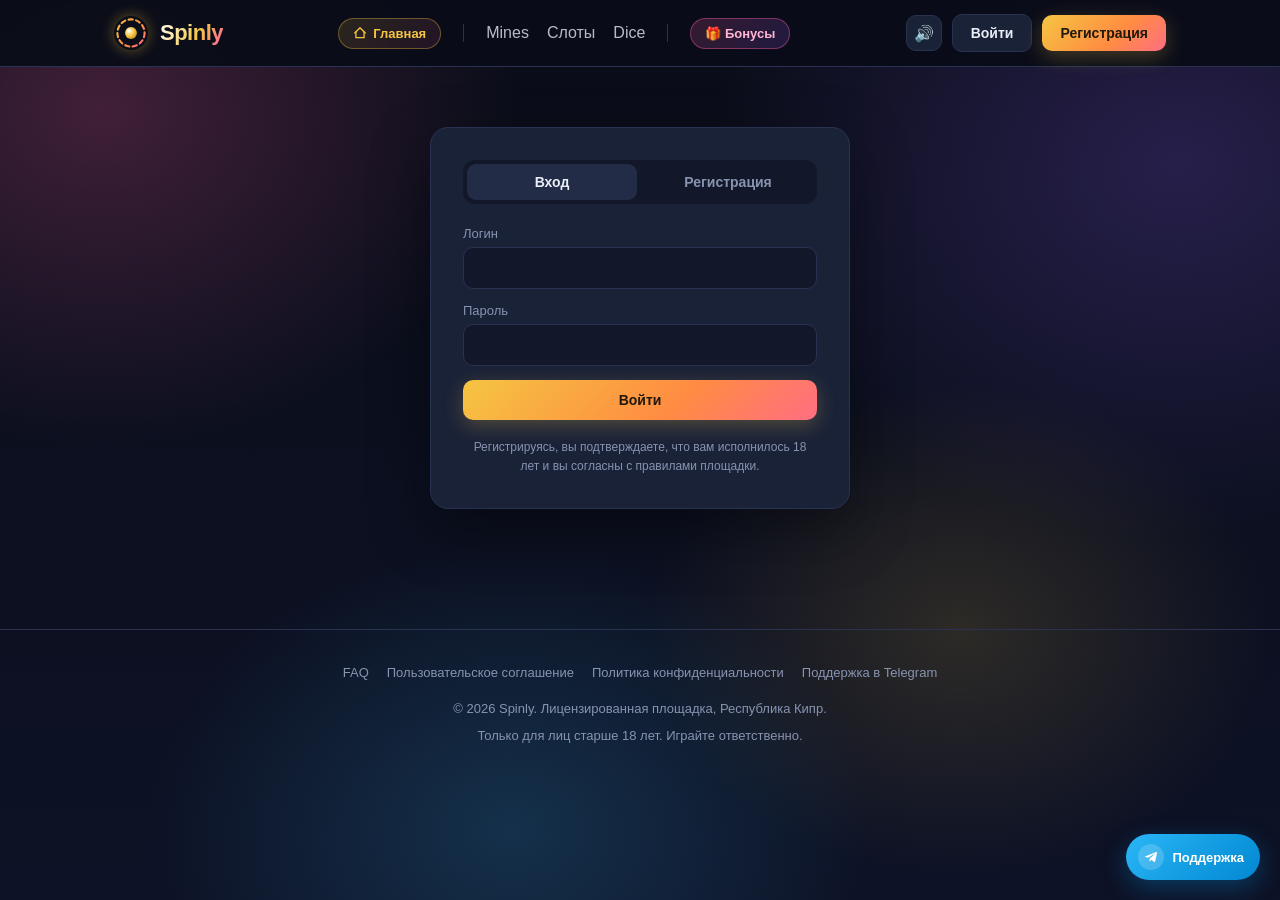
<file: slots.html>
<!DOCTYPE html>
<html lang="ru">
<head>
  <meta charset="UTF-8">
  <meta name="viewport" content="width=device-width, initial-scale=1.0">
  <title>Слоты — Spinly</title>
  <link rel="stylesheet" href="styles.css">
</head>
<body>
  <div id="header-slot"></div>

  <main class="container">
    <h2 class="section-title">Слоты</h2>
    <p style="color: var(--muted); margin: -8px 0 0;">
      Три барабана. Три одинаковых символа — выигрыш по таблице.
      Чем реже символ, тем больше множитель.
    </p>

    <div class="game-layout">
      <!-- Controls -->
      <aside class="panel">
        <h2>Параметры</h2>

        <div class="field">
          <label>Ставка (€)</label>
          <input class="field-input" type="number" id="bet" value="10" min="1" step="1">
          <div class="bet-bar">
            <button class="btn" data-bet="0.5">½</button>
            <button class="btn" data-bet="2">×2</button>
            <button class="btn" data-bet="max">Макс</button>
          </div>
        </div>

        <button class="btn primary full" id="spin-btn">Крутить</button>
        <div class="result" id="result"></div>

        <h2 style="margin-top: 24px;">Таблица выплат</h2>
        <div class="paytable">
          <table>
            <thead>
              <tr><th>Символ</th><th style="text-align:right;">×3</th></tr>
            </thead>
            <tbody id="paytable-body"></tbody>
          </table>
        </div>
      </aside>

      <!-- Stage -->
      <section>
        <div class="slots-stage">
          <div class="reels">
            <div class="reel" id="reel-0"><div class="reel-inner">🎰</div></div>
            <div class="reel" id="reel-1"><div class="reel-inner">🎰</div></div>
            <div class="reel" id="reel-2"><div class="reel-inner">🎰</div></div>
          </div>
          <div style="color: var(--muted); font-size: 13px; text-align: center;">
            Удачи!
          </div>
        </div>
      </section>
    </div>
  </main>

  <div id="footer-slot"></div>
  <script src="sounds.js"></script>
  <script src="app.js"></script>
  <script>
    if (!requireAuth()) { /* redirects */ }

    // Symbols with weights and 3-of-a-kind payouts.
    // Designed for ~96% RTP.
    const SYMBOLS = [
      { s: "🍒", weight: 35, x3:   9 },
      { s: "🍋", weight: 25, x3:  15 },
      { s: "🍊", weight: 20, x3:  25 },
      { s: "🔔", weight: 12, x3:  50 },
      { s: "💎", weight:  6, x3: 200 },
      { s: "7️⃣", weight:  2, x3: 1000 },
    ];
    const TOTAL_WEIGHT = SYMBOLS.reduce((s, x) => s + x.weight, 0);

    const betInput = document.getElementById("bet");
    const spinBtn = document.getElementById("spin-btn");
    const resultEl = document.getElementById("result");
    const reels = [
      document.getElementById("reel-0"),
      document.getElementById("reel-1"),
      document.getElementById("reel-2"),
    ];
    const paytableBody = document.getElementById("paytable-body");

    // Render paytable
    paytableBody.innerHTML = SYMBOLS
      .slice().sort((a, b) => b.x3 - a.x3)
      .map(x => `<tr><td style="font-size:18px;">${x.s} ${x.s} ${x.s}</td><td>×${x.x3}</td></tr>`)
      .join("");

    function setResult(text, type) {
      resultEl.className = "result show " + type;
      resultEl.textContent = text;
    }
    function clearResult() { resultEl.className = "result"; resultEl.textContent = ""; }

    function pickSymbol() {
      let r = Math.random() * TOTAL_WEIGHT;
      for (const sym of SYMBOLS) {
        r -= sym.weight;
        if (r <= 0) return sym;
      }
      return SYMBOLS[SYMBOLS.length - 1];
    }

    function spin() {
      clearResult();
      const bet = Number(betInput.value);
      const u = currentUser();
      if (!u) return;
      if (!(bet > 0)) return setResult("Введите корректную ставку", "lose");
      if (bet > u.balance) return setResult("Недостаточно средств", "lose");

      updateBalance(-bet);
      renderHeader();
      flashBalance();
      if (typeof onBet === "function") onBet(bet);
      if (window.SFX) SFX.spinStart();

      const finalSymbols = [pickSymbol(), pickSymbol(), pickSymbol()];

      // Animation: spin reels with random symbols, then settle.
      spinBtn.disabled = true;
      betInput.disabled = true;
      reels.forEach(r => {
        r.classList.add("spinning");
        r.classList.remove("win");
      });

      const tickIntervals = reels.map((r, i) => setInterval(() => {
        r.querySelector(".reel-inner").textContent = pickSymbol().s;
        if (window.SFX && i === 0) SFX.spinTick();
      }, 60));

      // Stop reels one by one
      reels.forEach((r, i) => {
        setTimeout(() => {
          clearInterval(tickIntervals[i]);
          r.classList.remove("spinning");
          r.querySelector(".reel-inner").textContent = finalSymbols[i].s;
          if (window.SFX) SFX.reelStop();
          if (i === reels.length - 1) settle(bet, finalSymbols);
        }, 700 + i * 400);
      });
    }

    function settle(bet, syms) {
      const allSame = syms[0].s === syms[1].s && syms[1].s === syms[2].s;
      if (allSame) {
        const payout = bet * syms[0].x3;
        updateBalance(payout);
        renderHeader();
        flashBalance();
        reels.forEach(r => r.classList.add("win"));
        const profit = payout - bet;
        const bigWin = syms[0].x3 >= 25;
        const isJackpot = syms[0].s === "7️⃣";
        if (window.SFX) SFX.win(bigWin);
        if (bigWin) confetti(Math.min(60 + syms[0].x3, 200));
        if (typeof onWin === "function") onWin({ bet, payout, multiplier: syms[0].x3, game: "slots", special: isJackpot ? "777" : null });
        setResult(`Выигрыш €${fmt(payout)} (+€${fmt(profit)}) — ${syms[0].s}${syms[0].s}${syms[0].s} ×${syms[0].x3}`, "win");
      } else {
        if (window.SFX) SFX.lose();
        if (typeof onLoss === "function") onLoss({ bet, game: "slots" });
        setResult(`Ставка €${fmt(bet)} не сыграла. Попробуйте ещё.`, "lose");
      }
      spinBtn.disabled = false;
      betInput.disabled = false;
    }

    document.querySelectorAll(".bet-bar .btn").forEach(b => {
      b.addEventListener("click", () => {
        const mode = b.dataset.bet;
        const u = currentUser();
        if (!u) return;
        let v = Number(betInput.value) || 0;
        if (mode === "max") v = u.balance;
        else v = Math.max(1, Math.floor(v * Number(mode)));
        betInput.value = v;
      });
    });

    spinBtn.addEventListener("click", spin);
  </script>
</body>
</html>
</file>
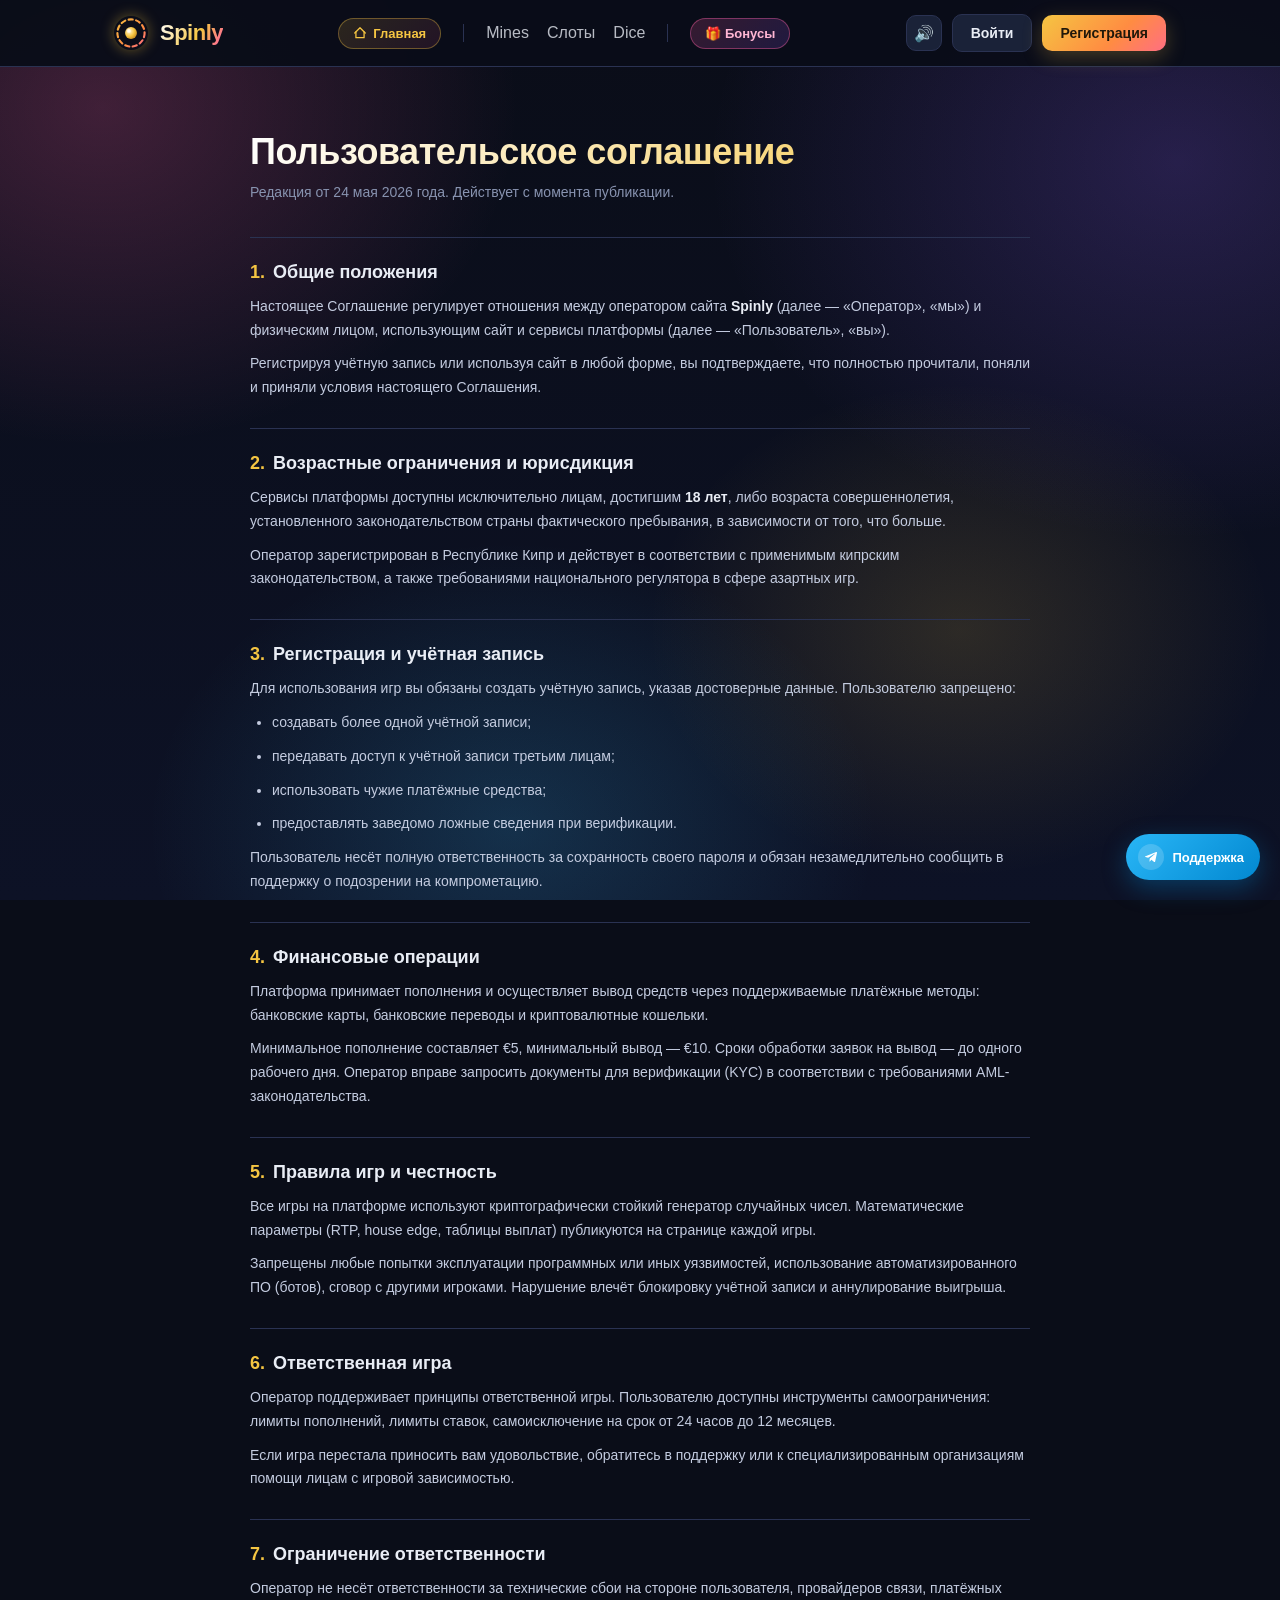
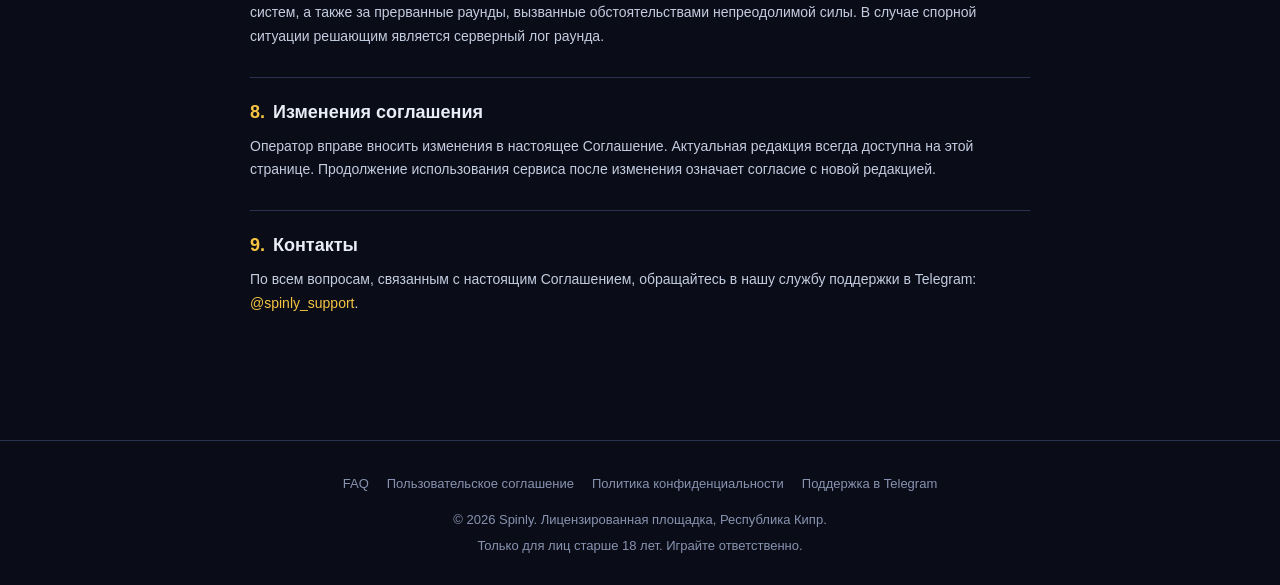
<file: terms.html>
<!DOCTYPE html>
<html lang="ru">
<head>
  <meta charset="UTF-8">
  <meta name="viewport" content="width=device-width, initial-scale=1.0">
  <title>Пользовательское соглашение — Spinly</title>
  <link rel="stylesheet" href="styles.css">
</head>
<body>
  <div id="header-slot"></div>

  <main class="container">
    <div class="legal-page">
      <h1 class="legal-title">Пользовательское соглашение</h1>
      <p class="legal-sub">Редакция от 24 мая 2026 года. Действует с момента публикации.</p>

      <section>
        <h2><span class="num">1.</span>Общие положения</h2>
        <p>
          Настоящее Соглашение регулирует отношения между оператором сайта <strong>Spinly</strong>
          (далее — «Оператор», «мы») и физическим лицом, использующим сайт и сервисы
          платформы (далее — «Пользователь», «вы»).
        </p>
        <p>
          Регистрируя учётную запись или используя сайт в любой форме, вы подтверждаете,
          что полностью прочитали, поняли и приняли условия настоящего Соглашения.
        </p>
      </section>

      <section>
        <h2><span class="num">2.</span>Возрастные ограничения и юрисдикция</h2>
        <p>
          Сервисы платформы доступны исключительно лицам, достигшим <strong>18 лет</strong>,
          либо возраста совершеннолетия, установленного законодательством страны
          фактического пребывания, в зависимости от того, что больше.
        </p>
        <p>
          Оператор зарегистрирован в Республике Кипр и действует в соответствии с
          применимым кипрским законодательством, а также требованиями национального
          регулятора в сфере азартных игр.
        </p>
      </section>

      <section>
        <h2><span class="num">3.</span>Регистрация и учётная запись</h2>
        <p>
          Для использования игр вы обязаны создать учётную запись, указав достоверные
          данные. Пользователю запрещено:
        </p>
        <ul>
          <li>создавать более одной учётной записи;</li>
          <li>передавать доступ к учётной записи третьим лицам;</li>
          <li>использовать чужие платёжные средства;</li>
          <li>предоставлять заведомо ложные сведения при верификации.</li>
        </ul>
        <p>
          Пользователь несёт полную ответственность за сохранность своего пароля и
          обязан незамедлительно сообщить в поддержку о подозрении на компрометацию.
        </p>
      </section>

      <section>
        <h2><span class="num">4.</span>Финансовые операции</h2>
        <p>
          Платформа принимает пополнения и осуществляет вывод средств через
          поддерживаемые платёжные методы: банковские карты, банковские переводы и
          криптовалютные кошельки.
        </p>
        <p>
          Минимальное пополнение составляет €5, минимальный вывод — €10. Сроки
          обработки заявок на вывод — до одного рабочего дня. Оператор вправе
          запросить документы для верификации (KYC) в соответствии с требованиями
          AML-законодательства.
        </p>
      </section>

      <section>
        <h2><span class="num">5.</span>Правила игр и честность</h2>
        <p>
          Все игры на платформе используют криптографически стойкий генератор
          случайных чисел. Математические параметры (RTP, house edge, таблицы выплат)
          публикуются на странице каждой игры.
        </p>
        <p>
          Запрещены любые попытки эксплуатации программных или иных уязвимостей,
          использование автоматизированного ПО (ботов), сговор с другими игроками.
          Нарушение влечёт блокировку учётной записи и аннулирование выигрыша.
        </p>
      </section>

      <section>
        <h2><span class="num">6.</span>Ответственная игра</h2>
        <p>
          Оператор поддерживает принципы ответственной игры. Пользователю доступны
          инструменты самоограничения: лимиты пополнений, лимиты ставок,
          самоисключение на срок от 24 часов до 12 месяцев.
        </p>
        <p>
          Если игра перестала приносить вам удовольствие, обратитесь в поддержку или
          к специализированным организациям помощи лицам с игровой зависимостью.
        </p>
      </section>

      <section>
        <h2><span class="num">7.</span>Ограничение ответственности</h2>
        <p>
          Оператор не несёт ответственности за технические сбои на стороне
          пользователя, провайдеров связи, платёжных систем, а также за прерванные
          раунды, вызванные обстоятельствами непреодолимой силы. В случае спорной
          ситуации решающим является серверный лог раунда.
        </p>
      </section>

      <section>
        <h2><span class="num">8.</span>Изменения соглашения</h2>
        <p>
          Оператор вправе вносить изменения в настоящее Соглашение. Актуальная
          редакция всегда доступна на этой странице. Продолжение использования
          сервиса после изменения означает согласие с новой редакцией.
        </p>
      </section>

      <section>
        <h2><span class="num">9.</span>Контакты</h2>
        <p>
          По всем вопросам, связанным с настоящим Соглашением, обращайтесь в нашу
          службу поддержки в Telegram: <a href="https://t.me/spinly_support" target="_blank" rel="noopener">@spinly_support</a>.
        </p>
      </section>
    </div>
  </main>

  <div id="footer-slot"></div>
  <script src="sounds.js"></script>
  <script src="app.js"></script>
</body>
</html>
</file>
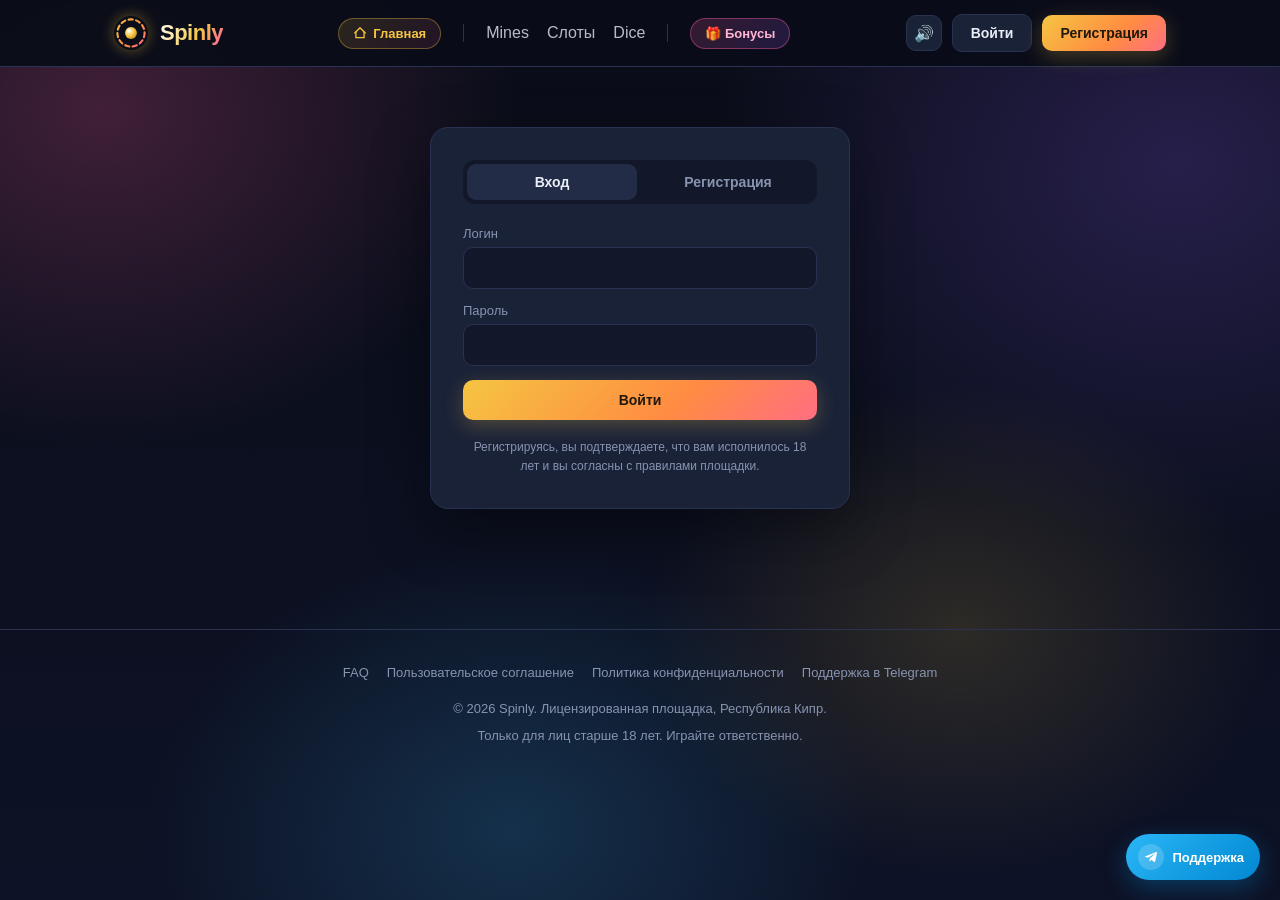
<file: tower.html>
<!DOCTYPE html>
<html lang="ru">
<head>
  <meta charset="UTF-8">
  <meta name="viewport" content="width=device-width, initial-scale=1.0">
  <title>Tower — Spinly</title>
  <link rel="stylesheet" href="styles.css">
</head>
<body>
  <div id="header-slot"></div>

  <main class="container">
    <h2 class="section-title">Tower</h2>
    <p style="color: var(--muted); margin: -8px 0 0;">
      Поднимайтесь снизу вверх. На каждом ряду — 3 клетки, одна с бомбой. Множитель растёт с каждым шагом.
    </p>

    <div class="game-layout">
      <aside class="panel">
        <h2>Раунд</h2>

        <div class="field">
          <label>Ставка (€)</label>
          <input type="number" id="bet" value="10" min="1" step="1">
          <div class="bet-bar">
            <button class="btn" data-bet="0.5">½</button>
            <button class="btn" data-bet="2">×2</button>
            <button class="btn" data-bet="max">Макс</button>
          </div>
        </div>

        <button class="btn primary full" id="start-btn">Начать восхождение</button>
        <button class="btn full" id="cashout-btn" style="margin-top: 10px;" disabled>Забрать выигрыш</button>

        <div class="result" id="result"></div>

        <h2 style="margin-top: 24px;">Текущий раунд</h2>
        <div class="row-2">
          <div class="stat">
            <div class="label">Множитель</div>
            <div class="value gold" id="mult">1.00×</div>
          </div>
          <div class="stat">
            <div class="label">Возможный выигрыш</div>
            <div class="value green" id="potential">€ 0</div>
          </div>
          <div class="stat">
            <div class="label">Ряд</div>
            <div class="value" id="row-num">0 / 8</div>
          </div>
          <div class="stat">
            <div class="label">След. ×</div>
            <div class="value" id="next-mult">1.49×</div>
          </div>
        </div>
      </aside>

      <section>
        <div class="tower-stage" id="tower"></div>
      </section>
    </div>
  </main>

  <div id="footer-slot"></div>
  <script src="sounds.js"></script>
  <script src="app.js"></script>
  <script>
    if (!requireAuth()) { /* redirects */ }

    const ROWS = 8;
    const COLS = 3;
    const SAFE = 2;
    const HOUSE_EDGE = 0.99;
    const MULT_PER_ROW = HOUSE_EDGE * COLS / SAFE;  // 1.485

    const tower = document.getElementById("tower");
    const betInput = document.getElementById("bet");
    const startBtn = document.getElementById("start-btn");
    const cashBtn  = document.getElementById("cashout-btn");
    const resultEl = document.getElementById("result");
    const multEl = document.getElementById("mult");
    const potEl  = document.getElementById("potential");
    const rowEl  = document.getElementById("row-num");
    const nextEl = document.getElementById("next-mult");

    function setResult(text, type) {
      resultEl.className = "result show " + type;
      resultEl.textContent = text;
    }
    function clearResult() { resultEl.className = "result"; resultEl.textContent = ""; }

    function multAt(row) { return row === 0 ? 1 : Math.pow(MULT_PER_ROW, row); }

    let state = null;

    function buildTower() {
      tower.innerHTML = "";
      // Top row first (row index ROWS-1) visually
      for (let r = ROWS - 1; r >= 0; r--) {
        const row = document.createElement("div");
        row.className = "tower-row future";
        row.dataset.row = r;
        for (let c = 0; c < COLS; c++) {
          const cell = document.createElement("div");
          cell.className = "tower-cell locked";
          cell.dataset.row = r;
          cell.dataset.col = c;
          cell.addEventListener("click", () => pickCell(r, c));
          row.appendChild(cell);
        }
        const m = document.createElement("div");
        m.className = "tower-mult";
        m.textContent = (r + 1) + "× → " + multAt(r + 1).toFixed(2) + "×";
        row.appendChild(m);
        tower.appendChild(row);
      }
    }

    function updateStats() {
      const cur = state ? state.row : 0;
      multEl.textContent = multAt(cur).toFixed(2) + "×";
      potEl.textContent = "€ " + fmt(state && state.active ? state.bet * multAt(cur) : 0);
      rowEl.textContent = cur + " / " + ROWS;
      nextEl.textContent = state && state.active && cur < ROWS
        ? multAt(cur + 1).toFixed(2) + "×"
        : "—";
    }

    function markRows() {
      const rowsEls = tower.querySelectorAll(".tower-row");
      rowsEls.forEach(re => {
        const r = Number(re.dataset.row);
        re.classList.remove("current", "passed", "future");
        if (r < state.row) re.classList.add("passed");
        else if (r === state.row) re.classList.add("current");
        else re.classList.add("future");
        re.querySelectorAll(".tower-cell").forEach(ce => {
          if (r === state.row) ce.classList.remove("locked");
          else ce.classList.add("locked");
        });
      });
    }

    function startRound() {
      clearResult();
      const bet = Number(betInput.value);
      const u = currentUser();
      if (!u) return;
      if (!(bet > 0)) return setResult("Введите ставку", "lose");
      if (bet > u.balance) return setResult("Недостаточно средств", "lose");

      updateBalance(-bet);
      renderHeader(); flashBalance();
      if (typeof onBet === "function") onBet(bet);

      // Generate bomb per row
      const bombs = Array.from({ length: ROWS }, () => Math.floor(Math.random() * COLS));

      state = {
        bet, bombs, row: 0, active: true,
      };

      buildTower();
      markRows();
      updateStats();
      startBtn.disabled = true;
      cashBtn.disabled = false;
      betInput.disabled = true;
    }

    function pickCell(r, c) {
      if (!state || !state.active || r !== state.row) return;
      const cell = tower.querySelector(`.tower-cell[data-row="${r}"][data-col="${c}"]`);
      if (state.bombs[r] === c) {
        cell.classList.add("bomb");
        cell.textContent = "💣";
        revealRowBombs(r);
        if (window.SFX) SFX.bomb();
        if (typeof onLoss === "function") onLoss({ bet: state.bet, game: "tower", special: "bomb" });
        setResult(`Бомба на ряду ${r + 1}. Ставка €${fmt(state.bet)} сгорела.`, "lose");
        endRound(false);
        return;
      }
      cell.classList.add("gem");
      cell.textContent = "💎";
      if (window.SFX) SFX.gem(r + 1);
      state.row = r + 1;
      markRows();
      updateStats();
      if (state.row === ROWS) {
        // Reached top — auto cashout
        cashout();
      }
    }

    function revealRowBombs(r) {
      // Reveal current row bombs visually
      const cells = tower.querySelectorAll(`.tower-cell[data-row="${r}"]`);
      cells.forEach(ce => {
        const col = Number(ce.dataset.col);
        if (state.bombs[r] === col && !ce.classList.contains("bomb")) {
          ce.classList.add("bomb");
          ce.textContent = "💣";
        }
        ce.classList.add("locked");
      });
      // Lock all other rows
      tower.querySelectorAll(".tower-cell").forEach(ce => ce.classList.add("locked"));
    }

    function cashout() {
      if (!state || !state.active) return;
      if (state.row === 0) {
        // Refund
        updateBalance(state.bet);
        renderHeader();
        setResult("Раунд отменён, ставка возвращена.", "win");
        endRound(true, false);
        return;
      }
      const m = multAt(state.row);
      const payout = state.bet * m;
      updateBalance(payout);
      renderHeader(); flashBalance();
      const profit = payout - state.bet;
      const bigWin = m >= 3;
      if (window.SFX) SFX.win(bigWin);
      if (bigWin) confetti(Math.min(40 + Math.floor(m * 8), 180));
      if (typeof onWin === "function") onWin({ bet: state.bet, payout, multiplier: m, game: "tower" });
      setResult(`Выигрыш €${fmt(payout)} (+€${fmt(profit)}) на ${m.toFixed(2)}×`, "win");
      endRound(true);
    }

    function endRound(win, addRefund = true) {
      state.active = false;
      tower.querySelectorAll(".tower-cell").forEach(ce => ce.classList.add("locked"));
      startBtn.disabled = false;
      cashBtn.disabled = true;
      betInput.disabled = false;
      updateStats();
    }

    document.querySelectorAll(".bet-bar .btn").forEach(b => {
      b.addEventListener("click", () => {
        const u = currentUser();
        if (!u) return;
        let v = Number(betInput.value) || 0;
        if (b.dataset.bet === "max") v = Math.floor(u.balance);
        else v = Math.max(1, Math.floor(v * Number(b.dataset.bet)));
        betInput.value = v;
      });
    });

    startBtn.addEventListener("click", startRound);
    cashBtn.addEventListener("click", cashout);

    buildTower();
    updateStats();
  </script>
</body>
</html>
</file>
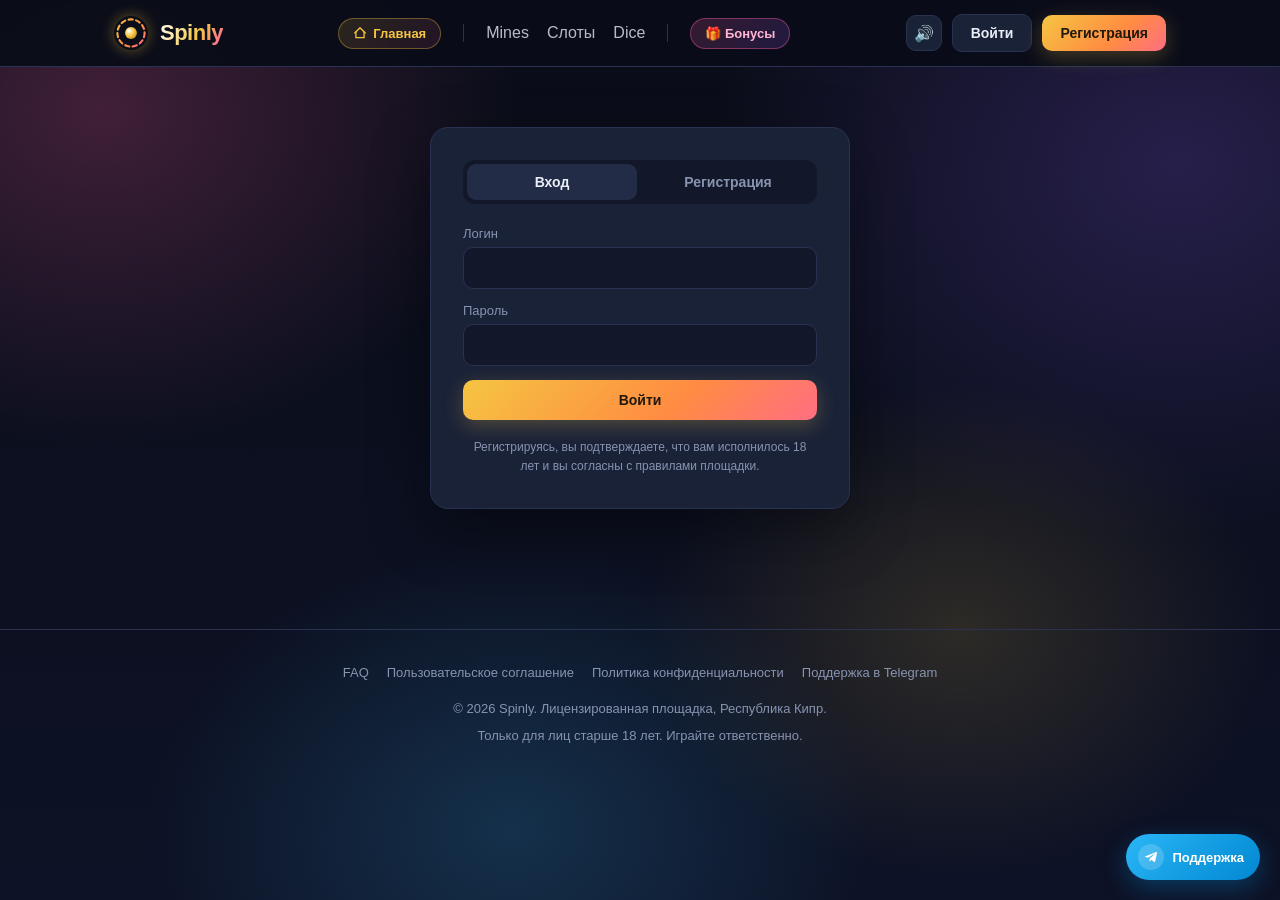
<file: wheel.html>
<!DOCTYPE html>
<html lang="ru">
<head>
  <meta charset="UTF-8">
  <meta name="viewport" content="width=device-width, initial-scale=1.0">
  <title>Колесо фортуны — Spinly</title>
  <link rel="stylesheet" href="styles.css">
</head>
<body>
  <div id="header-slot"></div>

  <main class="container">
    <div class="wheel-page">
      <h1>Колесо фортуны</h1>
      <p class="lead">Бесплатное вращение раз в 24 часа. Удача гарантирована — выигрыш есть в каждом секторе.</p>

      <div class="wheel-container">
        <div class="wheel-pointer"></div>
        <div class="wheel" id="wheel"></div>
        <div class="wheel-labels" id="wheel-labels"></div>
        <div class="wheel-center"></div>
      </div>

      <button class="btn primary lg" id="spin-btn">Крутить колесо</button>
      <div class="wheel-status" id="status"></div>
      <div id="result-slot"></div>
    </div>
  </main>

  <div id="footer-slot"></div>
  <script src="sounds.js"></script>
  <script src="app.js"></script>
  <script>
    if (!requireAuth()) { /* redirects */ }

    const wheel = document.getElementById("wheel");
    const labels = document.getElementById("wheel-labels");
    const spinBtn = document.getElementById("spin-btn");
    const statusEl = document.getElementById("status");
    const resultSlot = document.getElementById("result-slot");

    // Render labels around the wheel.
    // Each label's CENTER lands at the segment center on a circle.
    // Element is positioned via top/left (with translate -50% -50% centering),
    // then rotated by the segment angle so it reads radially outward.
    function renderLabels() {
      labels.innerHTML = "";
      const stageSize = labels.getBoundingClientRect().width || 360;
      const radius = stageSize * 0.34;   // ~34% of wheel size
      WHEEL_PRIZES.forEach((p, i) => {
        const angle = (i * 45) + 22.5;       // segment center, 0 = top, clockwise
        const rad = (angle - 90) * Math.PI / 180;
        const x = Math.cos(rad) * radius;
        const y = Math.sin(rad) * radius;
        const el = document.createElement("div");
        el.className = "wheel-label";
        el.style.top  = `calc(50% + ${y}px)`;
        el.style.left = `calc(50% + ${x}px)`;
        el.style.transform = `translate(-50%, -50%) rotate(${angle}deg)`;
        el.textContent = p.label;
        labels.appendChild(el);
      });
    }
    renderLabels();
    window.addEventListener("resize", renderLabels);

    let currentRotation = 0;
    let countdownTimer = null;

    function fmtTimeLeft(ms) {
      const totalSec = Math.max(0, Math.floor(ms / 1000));
      const h = Math.floor(totalSec / 3600);
      const m = Math.floor((totalSec % 3600) / 60);
      const s = totalSec % 60;
      return `${String(h).padStart(2,"0")}:${String(m).padStart(2,"0")}:${String(s).padStart(2,"0")}`;
    }

    function refreshStatus() {
      const status = canSpinWheel();
      if (status.ok) {
        if (status.extra > 0) {
          statusEl.innerHTML = `Доступно <span class="countdown">${status.extra} бонусное вращение</span>`;
        } else {
          statusEl.innerHTML = `Доступно: <span class="countdown">сейчас</span>`;
        }
        spinBtn.disabled = false;
        if (countdownTimer) { clearInterval(countdownTimer); countdownTimer = null; }
      } else {
        spinBtn.disabled = true;
        const tick = () => {
          const left = status.nextAt - Date.now();
          if (left <= 0) refreshStatus();
          else statusEl.innerHTML = `Следующее вращение через <span class="countdown">${fmtTimeLeft(left)}</span>`;
        };
        tick();
        if (countdownTimer) clearInterval(countdownTimer);
        countdownTimer = setInterval(tick, 1000);
      }
    }
    refreshStatus();

    spinBtn.addEventListener("click", () => {
      try {
        const { prize, index, summary } = spinWheel();
        renderHeader(); flashBalance();
        spinBtn.disabled = true;
        resultSlot.innerHTML = "";

        // Animation: spin multiple turns + land on segment
        const segmentCenter = index * 45 + 22.5;
        const baseTurns = 6 * 360;
        const target = baseTurns + (360 - segmentCenter);
        // Always add to existing rotation to keep continuity
        const delta = target - (currentRotation % 360);
        currentRotation += (delta >= 0 ? delta : delta + 360) + baseTurns;
        wheel.style.transform = `rotate(${currentRotation}deg)`;
        labels.style.transform = `rotate(${currentRotation}deg)`;

        if (window.SFX) {
          SFX.spinStart();
          let t = 0;
          const tickInt = setInterval(() => {
            SFX.spinTick();
            t += 120;
            if (t > 4000) clearInterval(tickInt);
          }, 120);
        }

        setTimeout(() => {
          const isBig = (prize.type === "money" && prize.amount >= 100) || prize.type !== "money";
          if (window.SFX) SFX.win(isBig);
          confetti(isBig ? 160 : 70);
          resultSlot.innerHTML = `<div class="wheel-result">🎉 ${summary}</div>`;
          setTimeout(refreshStatus, 600);
        }, 4600);
      } catch (ex) {
        statusEl.textContent = ex.message;
      }
    });
  </script>
</body>
</html>
</file>
<file: styles.css>
:root {
  --bg: #0a0d18;
  --bg-2: #121829;
  --panel: #1a2238;
  --panel-2: #232c47;
  --gold: #f5c542;
  --gold-2: #e0a800;
  --pink: #ff5fa2;
  --violet: #8b5cf6;
  --cyan: #38bdf8;
  --text: #e9edf5;
  --muted: #8893b0;
  --green: #2ecc71;
  --red: #e74c3c;
  --border: #2a3252;
}

* { box-sizing: border-box; }

html, body {
  margin: 0;
  padding: 0;
  font-family: -apple-system, "Segoe UI", Roboto, Inter, Arial, sans-serif;
  background: var(--bg);
  color: var(--text);
  min-height: 100vh;
  overflow-x: hidden;
}

a { color: var(--gold); text-decoration: none; }
a:hover { color: var(--gold-2); }

.container {
  max-width: 1100px;
  margin: 0 auto;
  padding: 24px;
  position: relative;
  z-index: 1;
}

/* ---------- Static background (light on GPU) ---------- */
.bg-fx {
  position: fixed;
  inset: 0;
  z-index: 0;
  overflow: hidden;
  pointer-events: none;
  background:
    radial-gradient(640px 520px at 8% 12%,  rgba(255,95,162,0.22) 0%, transparent 65%),
    radial-gradient(720px 580px at 92% 18%, rgba(139,92,246,0.22) 0%, transparent 65%),
    radial-gradient(560px 440px at 40% 92%, rgba(56,189,248,0.18) 0%, transparent 65%),
    radial-gradient(480px 380px at 75% 70%, rgba(245,197,66,0.14) 0%, transparent 65%),
    linear-gradient(180deg, #0a0d18 0%, #0d1226 100%);
}
.orb { display: none; } /* removed for performance */

/* ---------- Header ---------- */
header.site {
  position: sticky;
  top: 0;
  z-index: 50;
  background: rgba(10, 13, 24, 0.96);
  border-bottom: 1px solid var(--border);
}
header .row {
  display: flex;
  align-items: center;
  justify-content: space-between;
  padding: 14px 24px;
  max-width: 1100px;
  margin: 0 auto;
}
.logo {
  display: flex;
  align-items: center;
  gap: 12px;
  font-weight: 800;
  font-size: 22px;
  letter-spacing: 0.2px;
  color: var(--text);
}
.logo:hover { color: var(--text); }
.logo .mark {
  width: 34px; height: 34px;
  position: relative;
  display: inline-flex;
  align-items: center;
  justify-content: center;
  border-radius: 50%;
  box-shadow: 0 0 14px rgba(245,197,66,0.4);
}
.logo .mark svg { width: 100%; height: 100%; }
/* Logo is fully static — no animations on rest or hover */
.logo .wordmark {
  font-family: -apple-system, "Segoe UI", Inter, Arial, sans-serif;
  letter-spacing: -0.5px;
  font-weight: 800;
  background: linear-gradient(120deg, #ffffff 0%, #f5c542 60%, #ff5fa2 100%);
  -webkit-background-clip: text;
  background-clip: text;
  -webkit-text-fill-color: transparent;
  color: transparent;
}

nav.menu {
  display: flex; gap: 18px; align-items: center;
}
nav.menu a {
  color: var(--text);
  font-weight: 500;
  opacity: 0.78;
  position: relative;
  padding: 6px 0;
  transition: opacity .15s ease, color .15s ease;
}
nav.menu a::after {
  content: "";
  position: absolute;
  left: 0; right: 0; bottom: 0;
  height: 2px;
  background: linear-gradient(90deg, var(--gold), var(--pink));
  border-radius: 2px;
  transform: scaleX(0);
  transform-origin: center;
  transition: transform .25s ease;
}
nav.menu a:hover { opacity: 1; color: var(--text); }
nav.menu a:hover::after { transform: scaleX(1); }

/* Highlighted Home link as a pill, separated from games */
nav.menu .nav-home {
  display: inline-flex;
  align-items: center;
  gap: 6px;
  padding: 7px 14px;
  border-radius: 999px;
  background: linear-gradient(135deg, rgba(245,197,66,0.14), rgba(255,95,162,0.10));
  border: 1px solid rgba(245,197,66,0.35);
  color: var(--gold);
  opacity: 1;
  font-weight: 600;
  font-size: 13px;
  transition: background .15s ease, border-color .15s ease, transform .12s ease;
}
nav.menu .nav-home::after { display: none; }
nav.menu .nav-home:hover {
  color: #fff5d6;
  background: linear-gradient(135deg, rgba(245,197,66,0.22), rgba(255,95,162,0.16));
  border-color: var(--gold);
  transform: translateY(-1px);
}
nav.menu .nav-home svg { display: block; }
nav.menu .nav-divider {
  width: 1px;
  height: 18px;
  background: var(--border);
  display: inline-block;
  margin: 0 4px;
}
nav.menu .nav-bonus {
  display: inline-flex;
  align-items: center;
  gap: 6px;
  padding: 7px 14px;
  border-radius: 999px;
  background: linear-gradient(135deg, rgba(255,95,162,0.18), rgba(139,92,246,0.18));
  border: 1px solid rgba(255,95,162,0.4);
  color: #ffb6d4;
  opacity: 1;
  font-weight: 600;
  font-size: 13px;
  transition: background .15s ease, border-color .15s ease, transform .12s ease;
}
nav.menu .nav-bonus::after { display: none; }
nav.menu .nav-bonus:hover {
  color: #fff;
  background: linear-gradient(135deg, rgba(255,95,162,0.30), rgba(139,92,246,0.30));
  border-color: var(--pink);
  transform: translateY(-1px);
}

/* ---------- VIP card ---------- */
.vip-card {
  background: linear-gradient(135deg, rgba(245,197,66,0.12), rgba(255,95,162,0.10));
  border: 1px solid rgba(245,197,66,0.35);
  border-radius: 16px;
  padding: 22px;
}
.vip-card h2 { margin: 0 0 16px; font-size: 16px; font-weight: 700; }
.vip-head {
  display: flex;
  align-items: center;
  justify-content: space-between;
  margin-bottom: 14px;
}
.vip-badge {
  display: inline-flex;
  align-items: center;
  gap: 8px;
  padding: 6px 12px;
  border-radius: 999px;
  background: rgba(0,0,0,0.3);
  font-weight: 700;
  font-size: 13px;
}
.vip-badge .dot { width: 8px; height: 8px; border-radius: 50%; }
.vip-cashback {
  font-size: 12px;
  color: var(--muted);
}
.vip-cashback strong { color: var(--gold); font-weight: 700; }
.vip-bar {
  height: 8px;
  border-radius: 999px;
  background: var(--bg-2);
  overflow: hidden;
  margin-top: 12px;
}
.vip-bar .fill {
  height: 100%;
  background: linear-gradient(90deg, var(--gold), var(--pink));
  transition: width .4s ease;
}
.vip-progress {
  display: flex;
  justify-content: space-between;
  font-size: 12px;
  color: var(--muted);
  margin-top: 6px;
  font-variant-numeric: tabular-nums;
}
.vip-progress .max { color: var(--text); font-weight: 600; }

/* ---------- Missions ---------- */
.mission-list {
  display: flex;
  flex-direction: column;
  gap: 10px;
}
.mission {
  display: grid;
  grid-template-columns: 1fr auto;
  gap: 10px;
  padding: 12px 14px;
  background: var(--bg-2);
  border: 1px solid var(--border);
  border-radius: 10px;
  align-items: center;
  transition: border-color .15s ease;
}
.mission.completed { border-color: rgba(46,204,113,0.45); }
.mission.claimed   { opacity: 0.55; }
.mission .m-title {
  font-size: 13px;
  font-weight: 600;
  margin-bottom: 4px;
}
.mission .m-desc {
  font-size: 12px;
  color: var(--muted);
}
.mission .m-bar {
  height: 4px;
  border-radius: 999px;
  background: var(--border);
  margin-top: 6px;
  overflow: hidden;
}
.mission .m-bar .fill {
  height: 100%;
  background: linear-gradient(90deg, var(--gold), var(--green));
  transition: width .3s ease;
}
.mission .m-progress {
  font-size: 11px;
  color: var(--muted);
  margin-top: 4px;
  font-variant-numeric: tabular-nums;
}
.mission .m-reward {
  display: flex;
  flex-direction: column;
  align-items: flex-end;
  gap: 4px;
}
.mission .m-reward .amount {
  font-weight: 700;
  color: var(--gold);
  font-size: 14px;
}
.mission .m-claim {
  font-size: 12px;
  padding: 6px 10px;
  border-radius: 8px;
  background: var(--gold);
  border: none;
  color: #20180a;
  font-weight: 700;
  cursor: pointer;
  font-family: inherit;
}
.mission .m-claim:hover { filter: brightness(1.08); }
.mission .m-claim:disabled {
  background: var(--bg);
  color: var(--muted);
  cursor: not-allowed;
}
.mission .m-claimed {
  font-size: 11px;
  color: var(--green);
  padding: 4px 8px;
  background: rgba(46,204,113,0.12);
  border-radius: 6px;
}

/* ---------- Referrals ---------- */
.ref-link-row {
  display: flex;
  gap: 8px;
  margin-top: 12px;
}
.ref-link-row input {
  flex: 1;
  padding: 10px 14px;
  border-radius: 10px;
  border: 1px solid var(--border);
  background: var(--bg-2);
  color: var(--text);
  font-size: 13px;
  font-family: ui-monospace, monospace;
  outline: none;
}
.ref-stats {
  display: grid;
  grid-template-columns: 1fr 1fr;
  gap: 10px;
  margin-top: 14px;
}
.ref-stat {
  background: var(--bg-2);
  border: 1px solid var(--border);
  border-radius: 10px;
  padding: 12px;
}
.ref-stat .label { font-size: 11px; color: var(--muted); text-transform: uppercase; letter-spacing: 0.5px; }
.ref-stat .value { font-size: 22px; font-weight: 800; color: var(--gold); font-variant-numeric: tabular-nums; margin-top: 4px; }
.ref-code-display {
  display: inline-block;
  padding: 6px 14px;
  background: var(--bg-2);
  border: 1px solid var(--gold);
  border-radius: 8px;
  font-family: ui-monospace, monospace;
  letter-spacing: 2px;
  color: var(--gold);
  font-weight: 700;
  font-size: 16px;
  margin-bottom: 8px;
}

/* ---------- Wheel of Fortune ---------- */
.wheel-page {
  max-width: 760px;
  margin: 40px auto;
  text-align: center;
  padding: 0 24px;
}
.wheel-page h1 {
  font-size: 36px;
  font-weight: 800;
  margin: 0 0 8px;
  background: linear-gradient(120deg, #fff, var(--gold) 60%, var(--pink));
  -webkit-background-clip: text;
  background-clip: text;
  -webkit-text-fill-color: transparent;
  color: transparent;
}
.wheel-page .lead {
  color: var(--muted);
  font-size: 14px;
  margin-bottom: 28px;
}
.wheel-container {
  position: relative;
  width: 360px;
  height: 360px;
  margin: 0 auto 28px;
}
.wheel-pointer {
  position: absolute;
  top: -6px;
  left: 50%;
  transform: translateX(-50%);
  width: 0; height: 0;
  border-left: 16px solid transparent;
  border-right: 16px solid transparent;
  border-top: 26px solid var(--gold);
  filter: drop-shadow(0 4px 8px rgba(0,0,0,0.5));
  z-index: 5;
}
.wheel {
  width: 100%; height: 100%;
  border-radius: 50%;
  border: 6px solid rgba(245,197,66,0.7);
  background: conic-gradient(
    #5cd29a 0deg 45deg,
    #f5c542 45deg 90deg,
    #ff5fa2 90deg 135deg,
    #38bdf8 135deg 180deg,
    #5cd29a 180deg 225deg,
    #f5c542 225deg 270deg,
    #ff5fa2 270deg 315deg,
    #38bdf8 315deg 360deg
  );
  box-shadow:
    0 0 40px rgba(245,197,66,0.4),
    inset 0 0 30px rgba(0,0,0,0.4);
  transform: rotate(0deg);
  transition: transform 4.5s cubic-bezier(0.18, 0.9, 0.25, 1);
  position: relative;
}
.wheel-labels {
  position: absolute;
  inset: 0;
  pointer-events: none;
  transform: rotate(0deg);
  transition: transform 4.5s cubic-bezier(0.18, 0.9, 0.25, 1);
}
.wheel-label {
  position: absolute;
  /* top, left, transform set inline by JS */
  font-weight: 800;
  font-size: 17px;
  color: #fff;
  text-shadow: 0 2px 6px rgba(0,0,0,0.65);
  white-space: nowrap;
  pointer-events: none;
  line-height: 1;
}
.wheel-center {
  position: absolute;
  top: 50%; left: 50%;
  width: 70px; height: 70px;
  margin: -35px 0 0 -35px;
  border-radius: 50%;
  background: radial-gradient(circle at 30% 30%, #fff5d6, #f5c542 60%, #b8851d);
  box-shadow: 0 4px 16px rgba(0,0,0,0.5), 0 0 22px rgba(245,197,66,0.5);
  z-index: 4;
}
.wheel-status {
  margin-top: 16px;
  font-size: 14px;
  color: var(--muted);
  font-variant-numeric: tabular-nums;
}
.wheel-status .countdown { color: var(--gold); font-weight: 700; }
.wheel-result {
  display: inline-block;
  margin-top: 16px;
  padding: 14px 24px;
  border-radius: 14px;
  background: linear-gradient(135deg, rgba(245,197,66,0.18), rgba(255,95,162,0.18));
  border: 1px solid var(--gold);
  font-size: 16px;
  font-weight: 700;
  color: var(--gold);
  animation: pop .4s ease;
}

.user-box {
  display: flex; align-items: center; gap: 10px;
}
.balance {
  background: var(--panel);
  border: 1px solid var(--border);
  padding: 8px 14px;
  border-radius: 10px;
  font-weight: 700;
  color: var(--gold);
  font-size: 14px;
  font-variant-numeric: tabular-nums;
  transition: transform .15s ease, box-shadow .15s ease;
}
.balance.flash {
  animation: balFlash .6s ease;
}
@keyframes balFlash {
  0%   { box-shadow: 0 0 0 rgba(245,197,66,0); transform: scale(1); }
  50%  { box-shadow: 0 0 20px rgba(245,197,66,0.5); transform: scale(1.05); }
  100% { box-shadow: 0 0 0 rgba(245,197,66,0); transform: scale(1); }
}

.icon-btn {
  width: 36px; height: 36px;
  border-radius: 10px;
  border: 1px solid var(--border);
  background: var(--panel);
  color: var(--text);
  display: inline-flex;
  align-items: center;
  justify-content: center;
  cursor: pointer;
  font-size: 16px;
  transition: background .15s ease, border-color .15s ease;
}
.icon-btn:hover { background: var(--panel-2); border-color: #3a456e; }

/* ---------- Buttons ---------- */
.btn {
  display: inline-flex;
  align-items: center;
  justify-content: center;
  gap: 8px;
  padding: 10px 18px;
  border-radius: 10px;
  border: 1px solid var(--border);
  background: var(--panel);
  color: var(--text);
  font-weight: 600;
  cursor: pointer;
  transition: transform .08s ease, background .2s ease, border-color .2s ease, box-shadow .2s ease;
  font-size: 14px;
  position: relative;
  overflow: hidden;
  font-family: inherit;
}
.btn:hover { background: var(--panel-2); border-color: #3a456e; transform: translateY(-1px); }
.btn:active { transform: translateY(0); }
.btn.primary {
  background: linear-gradient(135deg, var(--gold) 0%, #ff8c42 60%, var(--pink) 120%);
  color: #20180a;
  border: none;
  box-shadow: 0 6px 20px rgba(245,197,66,0.25);
}
.btn.primary:hover {
  filter: brightness(1.08);
  box-shadow: 0 8px 28px rgba(245,197,66,0.4);
}
.btn.full { width: 100%; padding: 12px 18px; }
.btn.ghost { background: transparent; }
.btn:disabled { opacity: 0.45; cursor: not-allowed; transform: none; box-shadow: none; }

/* Ripple effect */
.btn .ripple {
  position: absolute;
  border-radius: 50%;
  background: rgba(255,255,255,0.4);
  transform: scale(0);
  animation: ripple 0.55s ease-out;
  pointer-events: none;
}
@keyframes ripple {
  to { transform: scale(4); opacity: 0; }
}

/* ---------- Hero ---------- */
.hero {
  margin-top: 28px;
  padding: 48px;
  border-radius: 22px;
  background:
    radial-gradient(800px 400px at 90% 0%, rgba(255,95,162,0.25), transparent 60%),
    radial-gradient(700px 400px at 0% 100%, rgba(139,92,246,0.22), transparent 60%),
    linear-gradient(135deg, #1a2349, #2b1a49);
  border: 1px solid var(--border);
  position: relative;
  overflow: hidden;
  animation: fadeUp 0.5s ease both;
  display: grid;
  grid-template-columns: 1fr 360px;
  gap: 28px;
  align-items: center;
}
@media (max-width: 820px) {
  .hero { grid-template-columns: 1fr; padding: 32px; }
  .hero-anim { height: 260px; }
}
.hero-content { min-width: 0; }
.hero h1 {
  font-size: 44px;
  margin: 0 0 14px;
  line-height: 1.1;
  letter-spacing: -0.5px;
  animation: fadeUp 0.7s 0.05s ease both;
}
.hero h1 span {
  background: linear-gradient(120deg, var(--gold), var(--pink) 80%);
  -webkit-background-clip: text;
  background-clip: text;
  -webkit-text-fill-color: transparent;
  color: transparent;
}
.hero p {
  color: #c4cce0;
  max-width: 600px;
  font-size: 16px;
  line-height: 1.65;
  margin: 0 0 26px;
  animation: fadeUp 0.7s 0.12s ease both;
}
.hero .actions { display: flex; gap: 12px; flex-wrap: wrap; animation: fadeUp 0.7s 0.2s ease both; }

/* VIP widget in hero (logged-in) */
.hero-vip {
  display: inline-flex;
  align-items: center;
  gap: 14px;
  padding: 10px 8px 10px 16px;
  background: rgba(245,197,66,0.07);
  border: 1px solid rgba(245,197,66,0.28);
  border-radius: 999px;
  max-width: 480px;
  width: 100%;
  margin-top: 24px;
  font-size: 12px;
  text-decoration: none;
  color: inherit;
  transition: background .15s ease, border-color .15s ease, transform .12s ease;
  animation: fadeUp 0.6s 0.25s ease both;
}
.hero-vip:hover {
  background: rgba(245,197,66,0.12);
  border-color: rgba(245,197,66,0.5);
  color: inherit;
  transform: translateY(-1px);
}
.hero-vip .vip-tag {
  display: inline-flex;
  align-items: center;
  gap: 7px;
  font-weight: 700;
  text-transform: uppercase;
  letter-spacing: 0.6px;
  font-size: 11px;
  white-space: nowrap;
  color: var(--text);
}
.hero-vip .vip-tag .dot {
  width: 8px; height: 8px;
  border-radius: 50%;
  box-shadow: 0 0 6px currentColor;
}
.hero-vip .vip-bar {
  flex: 1;
  height: 4px;
  background: rgba(255,255,255,0.08);
  border-radius: 999px;
  overflow: hidden;
  min-width: 50px;
}
.hero-vip .vip-bar .fill {
  height: 100%;
  background: linear-gradient(90deg, var(--gold), var(--pink));
  border-radius: 999px;
  transition: width .4s ease;
}
.hero-vip .vip-xp {
  font-family: ui-monospace, "SF Mono", Consolas, monospace;
  font-size: 11px;
  color: var(--muted);
  font-variant-numeric: tabular-nums;
  white-space: nowrap;
}
.hero-vip .vip-cb {
  padding: 3px 9px;
  border-radius: 999px;
  background: rgba(245,197,66,0.18);
  color: var(--gold);
  font-weight: 700;
  font-size: 11px;
  font-variant-numeric: tabular-nums;
  white-space: nowrap;
}
@media (max-width: 520px) {
  .hero-vip { font-size: 11px; padding: 8px 6px 8px 12px; gap: 10px; }
  .hero-vip .vip-xp { display: none; }
}

/* Promo chip in hero */
.promo-chip {
  display: inline-flex;
  align-items: center;
  gap: 10px;
  padding: 6px 6px 6px 14px;
  background: rgba(245,197,66,0.10);
  border: 1px solid rgba(245,197,66,0.45);
  border-radius: 999px;
  font-size: 13px;
  color: #ffe79a;
  margin-bottom: 18px;
  animation: fadeUp 0.7s 0.1s ease both;
}
.promo-chip .code {
  font-family: ui-monospace, "SF Mono", Consolas, monospace;
  font-weight: 700;
  color: var(--gold);
  background: rgba(0,0,0,0.3);
  padding: 4px 10px;
  border-radius: 999px;
  letter-spacing: 0.5px;
  cursor: pointer;
  transition: background .15s ease;
}
.promo-chip .code:hover { background: rgba(0,0,0,0.5); }
.promo-chip .code.copied { background: var(--green); color: #fff; }

/* ---------- Hero animation ---------- */
.hero-anim {
  position: relative;
  height: 320px;
  display: flex;
  align-items: center;
  justify-content: center;
  contain: layout paint;
}
.anim-stage {
  position: relative;
  width: 300px;
  height: 300px;
}
.anim-stage::before {
  content: "";
  position: absolute;
  inset: -20px;
  background: radial-gradient(circle at center, rgba(245,197,66,0.15) 0%, transparent 65%);
  border-radius: 50%;
  pointer-events: none;
}
.anim-wheel {
  position: absolute;
  inset: 70px;
  border-radius: 50%;
  background: conic-gradient(
    from 0deg,
    #f5c542 0deg 22.5deg, #1c1f3a 22.5deg 45deg,
    #f5c542 45deg 67.5deg, #1c1f3a 67.5deg 90deg,
    #f5c542 90deg 112.5deg, #1c1f3a 112.5deg 135deg,
    #f5c542 135deg 157.5deg, #1c1f3a 157.5deg 180deg,
    #f5c542 180deg 202.5deg, #1c1f3a 202.5deg 225deg,
    #f5c542 225deg 247.5deg, #1c1f3a 247.5deg 270deg,
    #f5c542 270deg 292.5deg, #1c1f3a 292.5deg 315deg,
    #f5c542 315deg 337.5deg, #1c1f3a 337.5deg 360deg
  );
  border: 4px solid rgba(245,197,66,0.55);
  box-shadow:
    inset 0 0 20px rgba(0,0,0,0.5),
    0 0 30px rgba(245,197,66,0.35);
  animation: wheelSpin 20s linear infinite;
  will-change: transform;
}
@keyframes wheelSpin { to { transform: rotate(360deg); } }

.anim-hub {
  position: absolute;
  inset: 115px;
  border-radius: 50%;
  background: radial-gradient(circle at 30% 30%, #fff5d6 0%, #f5c542 55%, #b8851d 100%);
  display: flex;
  align-items: center;
  justify-content: center;
  font-weight: 800;
  color: #20180a;
  font-size: 20px;
  letter-spacing: -0.5px;
  box-shadow:
    0 4px 14px rgba(0,0,0,0.4),
    inset 0 -3px 6px rgba(0,0,0,0.2),
    0 0 24px rgba(245,197,66,0.5);
}

.anim-ball-orbit {
  position: absolute;
  inset: 0;
  animation: ballSpin 4.5s linear infinite;
  will-change: transform;
}
.anim-ball {
  position: absolute;
  top: 64px;
  left: 50%;
  margin-left: -6px;
  width: 12px; height: 12px;
  border-radius: 50%;
  background: radial-gradient(circle at 30% 30%, #fff, #ddd);
  box-shadow: 0 0 8px #fff, 0 0 18px rgba(255,255,255,0.6);
}
@keyframes ballSpin { to { transform: rotate(-360deg); } }

.orbit {
  position: absolute;
  inset: 0;
  pointer-events: none;
  will-change: transform;
}
.orbit.o1 { animation: spin 16s linear infinite; }
.orbit.o2 { animation: spin 22s linear infinite reverse; }
.orbit.o3 { animation: spin 28s linear infinite; animation-delay: -9s; }
.orbit.o4 { animation: spin 24s linear infinite reverse; animation-delay: -5s; }
@keyframes spin { to { transform: rotate(360deg); } }

.orbit-item {
  position: absolute;
  width: 40px;
  height: 40px;
  display: flex;
  align-items: center;
  justify-content: center;
  font-size: 30px;
  filter: drop-shadow(0 4px 10px rgba(245,197,66,0.45));
  will-change: transform, filter;
}
.orbit.o1 .orbit-item { top: 0;   left: calc(50% - 20px); animation: gemSparkle  2.0s ease-in-out infinite; }
.orbit.o2 .orbit-item { bottom: 0; left: calc(50% - 20px); animation: sevenBounce 1.6s ease-in-out infinite; }
.orbit.o3 .orbit-item { top: calc(50% - 20px); left: 0;   animation: diceTumble  3.6s linear infinite; }
.orbit.o4 .orbit-item { top: calc(50% - 20px); right: 0;  animation: cardSway    2.4s ease-in-out infinite; }

@keyframes gemSparkle {
  0%, 100% { transform: scale(1)    rotate(0deg);   filter: drop-shadow(0 4px 10px rgba(245,197,66,0.45)); }
  50%      { transform: scale(1.55) rotate(20deg);  filter: drop-shadow(0 4px 24px rgba(255,210,120,1)); }
}
@keyframes sevenBounce {
  0%, 100% { transform: translateY(0)     scale(1); }
  50%      { transform: translateY(-16px) scale(1.25); }
}
@keyframes diceTumble {
  0%   { transform: rotate(0deg)   scale(1); }
  50%  { transform: rotate(180deg) scale(1.3); }
  100% { transform: rotate(360deg) scale(1); }
}
@keyframes cardSway {
  0%, 100% { transform: rotate(-18deg) scale(1); }
  50%      { transform: rotate(18deg)  scale(1.25); }
}

.spark {
  position: absolute;
  color: #fff5d6;
  pointer-events: none;
  animation: twinkle 2.4s ease-in-out infinite;
  text-shadow: 0 0 6px rgba(255,255,255,0.7);
}
.spark.s1 { top: 24px;  right: 26px; font-size: 18px; animation-delay: 0s; }
.spark.s2 { bottom: 40px; left: 14px; font-size: 14px; animation-delay: 0.7s; }
.spark.s3 { top: 56%;  right: 8px;  font-size: 12px; animation-delay: 1.4s; }
.spark.s4 { bottom: 10px; right: 70px; font-size: 16px; animation-delay: 2.0s; }
@keyframes twinkle {
  0%, 100% { opacity: 0; transform: scale(0.4); }
  50%      { opacity: 1; transform: scale(1); }
}

@keyframes fadeUp {
  0% { opacity: 0; transform: translateY(18px); }
  100% { opacity: 1; transform: translateY(0); }
}

/* ---------- Game grid ---------- */
.section-title {
  font-size: 24px;
  margin: 40px 0 18px;
  display: flex; align-items: center; gap: 10px;
  font-weight: 700;
}
.section-title::before {
  content: "";
  width: 4px; height: 22px; border-radius: 2px;
  background: linear-gradient(180deg, var(--gold), var(--pink));
}
.games {
  display: grid;
  grid-template-columns: repeat(auto-fill, minmax(220px, 1fr));
  gap: 18px;
}
.game-card {
  background: var(--panel);
  border: 1px solid var(--border);
  border-radius: 16px;
  overflow: hidden;
  cursor: pointer;
  transition: transform .2s ease, border-color .2s ease, box-shadow .25s ease;
  display: flex; flex-direction: column;
  color: var(--text);
  animation: fadeUp 0.5s ease both;
  contain: layout paint;
  transform: translateZ(0);
}
.game-card:nth-child(1) { animation-delay: 0.05s; }
.game-card:nth-child(2) { animation-delay: 0.10s; }
.game-card:nth-child(3) { animation-delay: 0.15s; }
.game-card:nth-child(4) { animation-delay: 0.20s; }
.game-card:hover {
  transform: translateY(-5px);
  border-color: var(--gold);
  box-shadow: 0 12px 30px rgba(245,197,66,0.15);
}
.game-card.soon { cursor: not-allowed; }
.game-card.soon:hover {
  transform: none; border-color: var(--border); box-shadow: none;
}

/* Locked game cards — when not authenticated */
.game-card.locked {
  position: relative;
  filter: grayscale(0.6);
  opacity: 0.7;
}
.game-card.locked:hover {
  transform: translateY(-2px);
  border-color: var(--gold);
  filter: grayscale(0.2);
  opacity: 0.95;
  box-shadow: 0 8px 22px rgba(0,0,0,0.4);
}
.game-card.locked::before {
  content: "🔒";
  position: absolute;
  top: 10px; right: 10px;
  z-index: 2;
  width: 28px; height: 28px;
  border-radius: 50%;
  background: rgba(0,0,0,0.7);
  border: 1px solid var(--border);
  display: flex; align-items: center; justify-content: center;
  font-size: 13px;
}
.game-card.locked .game-info p {
  color: var(--gold);
  font-weight: 500;
}

/* Promo card on profile */
.promo-active {
  display: flex;
  align-items: center;
  justify-content: space-between;
  gap: 12px;
  padding: 14px;
  background: linear-gradient(135deg, rgba(245,197,66,0.15), rgba(255,95,162,0.10));
  border: 1px solid rgba(245,197,66,0.45);
  border-radius: 12px;
  margin-bottom: 14px;
}
.promo-active .label-code {
  font-family: ui-monospace, "SF Mono", Consolas, monospace;
  font-weight: 700;
  color: var(--gold);
  font-size: 15px;
  letter-spacing: 0.5px;
  margin-bottom: 4px;
}
.promo-active .label-desc {
  font-size: 12px;
  color: #ffe79a;
}
.promo-active .promo-cancel {
  background: transparent;
  border: 1px solid rgba(255,255,255,0.2);
  color: var(--muted);
  font-size: 12px;
  padding: 6px 10px;
  border-radius: 8px;
  cursor: pointer;
  font-family: inherit;
}
.promo-active .promo-cancel:hover {
  border-color: var(--red);
  color: var(--red);
}
.promo-form {
  display: flex;
  gap: 8px;
}
.promo-form input {
  flex: 1;
  text-transform: uppercase;
  font-family: ui-monospace, "SF Mono", Consolas, monospace;
  letter-spacing: 1px;
  padding: 10px 14px;
  border-radius: 10px;
  border: 1px solid var(--border);
  background: var(--bg-2);
  color: var(--text);
  font-size: 14px;
  outline: none;
}
.promo-form input:focus { border-color: var(--gold); }
.promo-used {
  font-size: 12px;
  color: var(--muted);
  margin-top: 12px;
  padding-top: 12px;
  border-top: 1px solid var(--border);
}
.promo-used .used-code {
  display: inline-block;
  font-family: ui-monospace, monospace;
  background: var(--bg-2);
  border: 1px solid var(--border);
  padding: 2px 8px;
  border-radius: 999px;
  font-size: 11px;
  margin-right: 4px;
  text-transform: uppercase;
  letter-spacing: 0.5px;
  text-decoration: line-through;
  color: var(--text-3, #5c6275);
}
.game-thumb {
  height: 150px;
  display: flex; align-items: center; justify-content: center;
  font-size: 58px;
  background: linear-gradient(135deg, #2c2153, #1a2349);
  position: relative;
  overflow: hidden;
}
.game-thumb::after {
  content: "";
  position: absolute;
  inset: -50%;
  background: radial-gradient(circle, rgba(255,255,255,0.08) 0%, transparent 60%);
  transform: translate(-30%, -30%);
  transition: transform .6s ease;
}
.game-card:hover .game-thumb::after { transform: translate(30%, 30%); }
.game-thumb.mines  { background: linear-gradient(135deg, #3a1f2a, #1a2349); }
.game-thumb.slots  { background: linear-gradient(135deg, #2a3a1f, #1a2349); }
.game-thumb.dice   { background: linear-gradient(135deg, #1f2a3a, #2b1a49); }
.game-thumb.bj     { background: linear-gradient(135deg, #3a2a1f, #2b1a49); }
.game-thumb.crash  { background: linear-gradient(135deg, #4a1a1f, #2b1a49); }
.game-thumb.plinko { background: linear-gradient(135deg, #1a2c3a, #3a1a4a); }
.game-thumb.limbo  { background: linear-gradient(135deg, #3a2a1f, #1f1a3a); }
.game-thumb.tower  { background: linear-gradient(135deg, #1f3a2a, #2b1a49); }
.game-thumb.hilo   { background: linear-gradient(135deg, #2a1f3a, #1a2c3a); }
.game-thumb.soon { filter: grayscale(0.55); opacity: 0.55; }

/* Featured game card — spans 2 columns, taller thumb */
.game-card.featured { grid-column: span 2; }
.game-card.featured .game-thumb { height: 220px; font-size: 80px; }
.game-card.featured .game-info { padding: 20px; }
.game-card.featured .game-info h3 { font-size: 22px; }
.game-card.featured .game-info p { font-size: 14px; }
.game-card .hot-tag {
  display: inline-block;
  margin-left: 10px;
  background: linear-gradient(90deg, var(--gold), var(--pink));
  color: #20180a;
  font-size: 10px;
  font-weight: 700;
  padding: 2px 8px;
  border-radius: 999px;
  letter-spacing: 0.5px;
  text-transform: uppercase;
  vertical-align: middle;
}
@media (max-width: 760px) {
  .game-card.featured { grid-column: span 2; }
  .game-card.featured .game-thumb { height: 160px; font-size: 60px; }
  .game-card.featured .game-info h3 { font-size: 18px; }
}
@media (max-width: 420px) {
  .game-card.featured { grid-column: span 1; }
}

/* ---------- Crash game ---------- */
.crash-stage {
  background: var(--panel);
  border: 1px solid var(--border);
  border-radius: 16px;
  padding: 28px;
  display: flex;
  flex-direction: column;
  align-items: center;
  position: relative;
  overflow: hidden;
}
.crash-mult {
  font-size: 88px;
  font-weight: 800;
  font-variant-numeric: tabular-nums;
  letter-spacing: -2px;
  color: var(--green);
  text-shadow: 0 0 30px rgba(46,204,113,0.4);
  transition: color .2s ease;
  line-height: 1;
  z-index: 2;
}
.crash-mult.lose { color: var(--red); text-shadow: 0 0 30px rgba(231,76,60,0.5); }
.crash-mult.win  { color: var(--gold); text-shadow: 0 0 30px rgba(245,197,66,0.5); }
.crash-status {
  margin-top: 12px;
  color: var(--muted);
  font-size: 14px;
  z-index: 2;
}
.crash-graph {
  width: 100%;
  height: 200px;
  margin-top: 14px;
  z-index: 1;
}
.crash-graph polyline {
  fill: none;
  stroke: var(--green);
  stroke-width: 2.5;
  filter: drop-shadow(0 0 6px rgba(46,204,113,0.5));
}
.crash-graph.crashed polyline { stroke: var(--red); filter: drop-shadow(0 0 6px rgba(231,76,60,0.5)); }
.crash-history {
  display: flex;
  gap: 6px;
  margin-top: 14px;
  flex-wrap: wrap;
  justify-content: center;
}
.crash-pill {
  font-family: ui-monospace, monospace;
  font-size: 12px;
  padding: 4px 10px;
  border-radius: 999px;
  background: var(--bg-2);
  border: 1px solid var(--border);
  font-variant-numeric: tabular-nums;
}
.crash-pill.green { color: var(--green); border-color: rgba(46,204,113,0.4); }
.crash-pill.gold  { color: var(--gold);  border-color: rgba(245,197,66,0.4); }
.crash-pill.red   { color: var(--red);   border-color: rgba(231,76,60,0.4); }

/* ---------- Plinko ---------- */
.plinko-stage {
  background: var(--panel);
  border: 1px solid var(--border);
  border-radius: 16px;
  padding: 22px;
}
.plinko-board {
  position: relative;
  width: 100%;
  max-width: 460px;
  margin: 0 auto;
  aspect-ratio: 1 / 1;
}
.plinko-peg {
  position: absolute;
  width: 8px; height: 8px;
  background: #fff5d6;
  border-radius: 50%;
  box-shadow: 0 0 6px rgba(255,255,255,0.4);
  transform: translate(-50%, -50%);
}
.plinko-ball {
  position: absolute;
  width: 16px; height: 16px;
  background: radial-gradient(circle at 30% 30%, #fff, var(--gold));
  border-radius: 50%;
  box-shadow: 0 0 10px var(--gold);
  transform: translate(-50%, -50%);
  transition: top .25s cubic-bezier(0.5, 0, 0.5, 1), left .25s cubic-bezier(0.5, 0, 0.5, 1);
  z-index: 3;
}
.plinko-slots {
  display: grid;
  grid-template-columns: repeat(9, 1fr);
  gap: 4px;
  margin-top: 16px;
}
.plinko-slot {
  text-align: center;
  padding: 8px 4px;
  border-radius: 8px;
  background: var(--bg-2);
  border: 1px solid var(--border);
  font-family: ui-monospace, monospace;
  font-size: 12px;
  font-weight: 700;
  font-variant-numeric: tabular-nums;
  transition: background .2s ease;
}
.plinko-slot.hit {
  background: var(--gold);
  color: #20180a;
  animation: pop .3s ease;
}

/* ---------- Limbo ---------- */
.limbo-stage {
  background: var(--panel);
  border: 1px solid var(--border);
  border-radius: 16px;
  padding: 48px 28px;
  text-align: center;
}
.limbo-result {
  font-size: 96px;
  font-weight: 800;
  font-variant-numeric: tabular-nums;
  letter-spacing: -3px;
  line-height: 1;
  color: var(--muted);
  transition: color .25s ease;
}
.limbo-result.win  { color: var(--green); text-shadow: 0 0 28px rgba(46,204,113,0.5); animation: pop .35s ease; }
.limbo-result.lose { color: var(--red); text-shadow: 0 0 28px rgba(231,76,60,0.5); animation: shake .35s ease; }
.limbo-hint {
  color: var(--muted);
  font-size: 13px;
  margin-top: 10px;
}

/* ---------- Tower ---------- */
.tower-stage {
  background: var(--panel);
  border: 1px solid var(--border);
  border-radius: 16px;
  padding: 22px;
  display: flex;
  flex-direction: column;
  gap: 6px;
  max-width: 460px;
  margin: 0 auto;
}
.tower-row {
  display: grid;
  grid-template-columns: 1fr 1fr 1fr;
  gap: 8px;
  padding: 4px 0;
  position: relative;
}
.tower-row.current::before {
  content: "›";
  position: absolute;
  left: -22px;
  top: 50%;
  transform: translateY(-50%);
  color: var(--gold);
  font-size: 22px;
  animation: arrowBlink 1s ease infinite;
}
@keyframes arrowBlink {
  0%, 100% { opacity: 0.4; }
  50%      { opacity: 1; }
}
.tower-row.passed { opacity: 0.85; }
.tower-row.future { opacity: 0.4; }
.tower-cell {
  height: 44px;
  background: linear-gradient(180deg, #2a345a, #1c2444);
  border: 1px solid #36406a;
  border-radius: 8px;
  display: flex; align-items: center; justify-content: center;
  font-size: 18px;
  cursor: pointer;
  transition: background .15s ease, transform .08s ease;
  user-select: none;
}
.tower-row.current .tower-cell:hover { background: linear-gradient(180deg, #3c4a8a, #283366); transform: scale(1.04); }
.tower-cell.gem  { background: linear-gradient(180deg, #1f5d44, #163827); border-color: var(--green); color: var(--green); animation: pop .25s ease; }
.tower-cell.bomb { background: linear-gradient(180deg, #6b1a22, #3a1015); border-color: var(--red);   color: var(--red);   animation: shake .35s ease; }
.tower-cell.locked { cursor: not-allowed; }
.tower-mult {
  font-family: ui-monospace, monospace;
  font-size: 13px;
  color: var(--muted);
  margin-left: auto;
  font-variant-numeric: tabular-nums;
}

/* ---------- HiLo ---------- */
.hilo-stage {
  background: var(--panel);
  border: 1px solid var(--border);
  border-radius: 16px;
  padding: 28px;
  text-align: center;
}
.hilo-card {
  width: 160px;
  height: 220px;
  margin: 0 auto 22px;
  background: linear-gradient(180deg, #fff, #e8e8e8);
  border-radius: 16px;
  display: flex;
  align-items: center;
  justify-content: center;
  flex-direction: column;
  box-shadow: 0 12px 32px rgba(0,0,0,0.5);
  position: relative;
  transition: transform .3s ease;
  color: #1c1c1c;
}
.hilo-card.flip { animation: cardFlip .4s ease; }
@keyframes cardFlip {
  0%   { transform: rotateY(0); }
  50%  { transform: rotateY(90deg) scale(0.95); }
  100% { transform: rotateY(0); }
}
.hilo-card .rank {
  font-size: 64px;
  font-weight: 800;
  line-height: 1;
}
.hilo-card .suit {
  font-size: 40px;
  line-height: 1;
  margin-top: 8px;
}
.hilo-card.red .rank, .hilo-card.red .suit { color: #d22; }
.hilo-card.black .rank, .hilo-card.black .suit { color: #1c1c1c; }
.hilo-buttons {
  display: grid;
  grid-template-columns: 1fr 1fr;
  gap: 10px;
  max-width: 320px;
  margin: 0 auto 14px;
}
.hilo-buttons .btn {
  height: 56px;
  font-size: 14px;
  flex-direction: column;
  gap: 2px;
  line-height: 1.2;
}
.hilo-buttons .btn .mult {
  font-family: ui-monospace, monospace;
  font-size: 12px;
  opacity: 0.8;
}
.hilo-stats {
  display: flex;
  gap: 10px;
  justify-content: center;
  margin-top: 14px;
  flex-wrap: wrap;
}
.hilo-stats .stat-mini {
  background: var(--bg-2);
  border: 1px solid var(--border);
  border-radius: 8px;
  padding: 8px 14px;
  font-size: 13px;
  font-variant-numeric: tabular-nums;
}
.hilo-stats .stat-mini .v { color: var(--gold); font-weight: 700; margin-left: 6px; }
.game-info { padding: 14px 16px; }
.game-info h3 { margin: 0 0 4px; font-size: 16px; font-weight: 700; }
.game-info p { margin: 0; color: var(--muted); font-size: 13px; line-height: 1.5; }

/* ---------- Auth ---------- */
.auth-wrap {
  display: flex; justify-content: center; padding: 60px 24px;
  position: relative; z-index: 1;
}
.auth-card {
  width: 100%; max-width: 420px;
  background: var(--panel);
  border: 1px solid var(--border);
  border-radius: 18px;
  padding: 32px;
  animation: fadeUp 0.5s ease both;
  box-shadow: 0 20px 60px rgba(0,0,0,0.4);
}
.tabs {
  display: flex; gap: 6px;
  background: var(--bg-2);
  padding: 4px;
  border-radius: 12px;
  margin-bottom: 22px;
}
.tab {
  flex: 1;
  text-align: center;
  padding: 10px;
  border-radius: 9px;
  cursor: pointer;
  color: var(--muted);
  font-weight: 600;
  font-size: 14px;
  transition: background .15s ease, color .15s ease;
}
.tab.active { background: var(--panel-2); color: var(--text); }

.field { margin-bottom: 14px; }
.field label {
  display: block; margin-bottom: 6px;
  font-size: 13px; color: var(--muted);
  font-weight: 500;
}
.field input {
  width: 100%;
  padding: 12px 14px;
  border-radius: 10px;
  border: 1px solid var(--border);
  background: var(--bg-2);
  color: var(--text);
  font-size: 14px;
  outline: none;
  font-family: inherit;
  transition: border-color .15s, box-shadow .15s;
}
.field input:focus {
  border-color: var(--gold);
  box-shadow: 0 0 0 3px rgba(245,197,66,0.15);
}
.error {
  background: rgba(231,76,60,0.1);
  border: 1px solid rgba(231,76,60,0.4);
  color: #ff8e9a;
  padding: 10px 12px;
  border-radius: 8px;
  font-size: 13px;
  margin-bottom: 14px;
  display: none;
}
.error.show { display: block; animation: shake .3s ease; }

.legal {
  margin-top: 18px;
  font-size: 12px;
  color: var(--muted);
  text-align: center;
  line-height: 1.6;
}

/* ---------- Mines game ---------- */
.game-layout {
  display: grid;
  grid-template-columns: 320px 1fr;
  gap: 22px;
  margin-top: 28px;
  animation: fadeUp 0.55s ease both;
}
@media (max-width: 820px) {
  .game-layout { grid-template-columns: 1fr; }
}
.panel {
  background: var(--panel);
  border: 1px solid var(--border);
  border-radius: 16px;
  padding: 22px;
}
.panel h2 { margin: 0 0 14px; font-size: 18px; font-weight: 700; }
.row-2 { display: grid; grid-template-columns: 1fr 1fr; gap: 10px; }
.stat {
  background: var(--bg-2);
  border: 1px solid var(--border);
  border-radius: 10px;
  padding: 10px 12px;
}
.stat .label { font-size: 11px; color: var(--muted); text-transform: uppercase; letter-spacing: 0.5px; }
.stat .value { font-size: 18px; font-weight: 700; margin-top: 2px; font-variant-numeric: tabular-nums; }
.stat .value.gold { color: var(--gold); }
.stat .value.green { color: var(--green); }

.board {
  display: grid;
  grid-template-columns: repeat(5, 1fr);
  gap: 10px;
  background: var(--panel);
  border: 1px solid var(--border);
  border-radius: 16px;
  padding: 18px;
  aspect-ratio: 1 / 1;
  max-width: 560px;
  margin: 0 auto;
  width: 100%;
}
.tile {
  background: linear-gradient(180deg, #2a345a, #1c2444);
  border: 1px solid #36406a;
  border-radius: 10px;
  display: flex; align-items: center; justify-content: center;
  font-size: 28px;
  cursor: pointer;
  transition: transform .1s ease, background .2s ease, box-shadow .2s ease;
  user-select: none;
  contain: layout paint;
  transform: translateZ(0);
}
.tile:hover:not(.revealed):not(.disabled) {
  background: linear-gradient(180deg, #3c4a8a, #283366);
  transform: scale(1.04);
  box-shadow: 0 4px 12px rgba(139,92,246,0.3);
}
.tile.disabled { cursor: not-allowed; }
.tile.revealed { cursor: default; }
.tile.gem {
  background: linear-gradient(180deg, #1f5d44, #163827);
  border-color: var(--green);
  animation: pop .25s ease, glowGreen .8s ease;
}
.tile.bomb {
  background: linear-gradient(180deg, #6b1a22, #3a1015);
  border-color: var(--red);
  animation: shake .35s ease, glowRed .8s ease;
}
.tile.ghost { opacity: 0.4; }

@keyframes pop {
  0% { transform: scale(0.4); opacity: 0; }
  60% { transform: scale(1.15); opacity: 1; }
  100% { transform: scale(1); }
}
@keyframes shake {
  0%, 100% { transform: translateX(0); }
  20% { transform: translateX(-5px); }
  40% { transform: translateX(5px); }
  60% { transform: translateX(-4px); }
  80% { transform: translateX(4px); }
}
@keyframes glowGreen {
  0%   { box-shadow: 0 0 0 rgba(46,204,113,0); }
  40%  { box-shadow: 0 0 20px rgba(46,204,113,0.7); }
  100% { box-shadow: 0 0 0 rgba(46,204,113,0); }
}
@keyframes glowRed {
  0%   { box-shadow: 0 0 0 rgba(231,76,60,0); }
  40%  { box-shadow: 0 0 25px rgba(231,76,60,0.8); }
  100% { box-shadow: 0 0 0 rgba(231,76,60,0); }
}

.bet-bar { display: flex; gap: 6px; margin-top: 8px; }
.bet-bar .btn { flex: 1; padding: 8px; font-size: 12px; }

.result {
  margin-top: 14px;
  padding: 12px 14px;
  border-radius: 10px;
  text-align: center;
  font-weight: 600;
  display: none;
}
.result.show { display: block; animation: fadeUp .35s ease; }
.result.win {
  background: rgba(46,204,113,0.14);
  border: 1px solid rgba(46,204,113,0.5);
  color: #6fe5a4;
}
.result.lose {
  background: rgba(231,76,60,0.12);
  border: 1px solid rgba(231,76,60,0.5);
  color: #ff8e9a;
}

/* ---------- Slots ---------- */
.slots-stage {
  background: var(--panel);
  border: 1px solid var(--border);
  border-radius: 16px;
  padding: 28px;
  display: flex;
  flex-direction: column;
  align-items: center;
  gap: 22px;
}
.reels {
  display: grid;
  grid-template-columns: repeat(3, 1fr);
  gap: 14px;
  width: 100%;
  max-width: 480px;
  background: linear-gradient(180deg, #0f1626, #1a2349);
  border: 1px solid var(--border);
  border-radius: 14px;
  padding: 14px;
  box-shadow: inset 0 4px 20px rgba(0,0,0,0.4);
}
.reel {
  height: 130px;
  background: linear-gradient(180deg, #0f1626, #1a2349);
  border: 1px solid var(--border);
  border-radius: 10px;
  overflow: hidden;
  display: flex;
  align-items: center;
  justify-content: center;
  font-size: 64px;
  position: relative;
  transition: border-color .2s ease, box-shadow .3s ease;
}
.reel.spinning .reel-inner {
  animation: spinBlur 0.08s linear infinite;
  filter: blur(3px);
}
@keyframes spinBlur {
  0%   { transform: translateY(-20px); }
  100% { transform: translateY(20px); }
}
.reel-inner { line-height: 1; }
.reel.win {
  border-color: var(--gold);
  box-shadow: 0 0 24px rgba(245,197,66,0.55), inset 0 0 12px rgba(245,197,66,0.2);
  animation: winPulse 1.2s ease-in-out 3;
}
@keyframes winPulse {
  0%, 100% { transform: scale(1); }
  50%      { transform: scale(1.05); }
}

.paytable { width: 100%; }
.paytable table {
  width: 100%;
  border-collapse: collapse;
  font-size: 13px;
}
.paytable th, .paytable td {
  padding: 8px 6px;
  text-align: left;
  border-bottom: 1px solid var(--border);
}
.paytable th {
  color: var(--muted);
  font-weight: 500;
  font-size: 11px;
  text-transform: uppercase;
  letter-spacing: 0.5px;
}
.paytable td:last-child {
  text-align: right;
  color: var(--gold);
  font-weight: 700;
}

/* ---------- Dice ---------- */
.dice-stage {
  background: var(--panel);
  border: 1px solid var(--border);
  border-radius: 16px;
  padding: 28px;
}
.roll-display {
  text-align: center;
  margin-bottom: 28px;
}
.roll-display .roll-value {
  font-size: 84px;
  font-weight: 800;
  color: var(--gold);
  line-height: 1;
  font-variant-numeric: tabular-nums;
  transition: color 0.2s ease, transform 0.2s ease;
  text-shadow: 0 0 30px rgba(245,197,66,0.4);
}
.roll-display .roll-value.win  {
  color: var(--green);
  text-shadow: 0 0 30px rgba(46,204,113,0.6);
  animation: pop .4s ease;
}
.roll-display .roll-value.lose {
  color: var(--red);
  text-shadow: 0 0 30px rgba(231,76,60,0.5);
  animation: shake .35s ease;
}
.roll-display .roll-sub {
  margin-top: 8px;
  color: var(--muted);
  font-size: 13px;
}

.range-bar {
  position: relative;
  height: 50px;
  background: var(--bg-2);
  border: 1px solid var(--border);
  border-radius: 10px;
  margin: 20px 0 18px;
  overflow: hidden;
}
.range-fill {
  position: absolute;
  top: 0; bottom: 0;
  background: linear-gradient(180deg, rgba(46,204,113,0.3), rgba(46,204,113,0.1));
  transition: width .15s ease;
}
.range-fill.left  { left: 0;  border-right: 2px solid var(--green); }
.range-fill.right { right: 0; border-left:  2px solid var(--green); }
.range-ticks {
  position: absolute;
  inset: 0;
  display: flex;
  justify-content: space-between;
  align-items: center;
  padding: 0 10px;
  color: var(--muted);
  font-size: 11px;
  pointer-events: none;
  font-variant-numeric: tabular-nums;
}
.range-marker {
  position: absolute;
  top: -4px; bottom: -4px;
  width: 3px;
  background: var(--gold);
  box-shadow: 0 0 10px rgba(245,197,66,0.8);
  transition: left 0.15s ease;
}

input[type=range].slider {
  width: 100%;
  -webkit-appearance: none;
  appearance: none;
  height: 6px;
  background: var(--bg-2);
  border: 1px solid var(--border);
  border-radius: 999px;
  outline: none;
}
input[type=range].slider::-webkit-slider-thumb {
  -webkit-appearance: none;
  appearance: none;
  width: 22px; height: 22px;
  border-radius: 50%;
  background: var(--gold);
  border: 3px solid #1a2238;
  cursor: pointer;
  box-shadow: 0 0 10px rgba(245,197,66,0.6);
}
input[type=range].slider::-moz-range-thumb {
  width: 22px; height: 22px;
  border-radius: 50%;
  background: var(--gold);
  border: 3px solid #1a2238;
  cursor: pointer;
}

.dir-toggle {
  display: flex; gap: 6px;
  background: var(--bg-2);
  padding: 4px;
  border-radius: 10px;
  margin-bottom: 12px;
}
.dir-toggle .opt {
  flex: 1;
  text-align: center;
  padding: 10px;
  border-radius: 7px;
  cursor: pointer;
  color: var(--muted);
  font-weight: 600;
  font-size: 14px;
  transition: background .15s ease, color .15s ease;
}
.dir-toggle .opt.active { background: var(--panel-2); color: var(--text); }

/* ---------- User pill in header ---------- */
.user-pill {
  display: inline-flex;
  align-items: center;
  gap: 8px;
  padding: 4px 12px 4px 4px;
  border-radius: 999px;
  border: 1px solid var(--border);
  background: var(--panel);
  color: var(--text);
  font-size: 13px;
  font-weight: 500;
  transition: background .15s ease, border-color .15s ease;
}
.user-pill:hover { background: var(--panel-2); border-color: var(--gold); color: var(--text); }
.avatar-sm {
  width: 26px; height: 26px;
  border-radius: 50%;
  background: linear-gradient(135deg, var(--gold), var(--pink));
  color: #20180a;
  display: inline-flex;
  align-items: center;
  justify-content: center;
  font-weight: 700;
  font-size: 13px;
}
.balance { transition: transform .15s ease, box-shadow .15s ease, border-color .15s ease; }
a.balance:hover { border-color: var(--gold); color: var(--gold); }

/* ---------- Profile page ---------- */
.profile-hero {
  margin-top: 28px;
  display: grid;
  grid-template-columns: 1fr 320px;
  gap: 22px;
}
@media (max-width: 820px) { .profile-hero { grid-template-columns: 1fr; } }
.profile-card-main {
  background: linear-gradient(135deg, rgba(26,35,73,0.7), rgba(43,26,73,0.7));
  border: 1px solid var(--border);
  border-radius: 22px;
  padding: 32px;
  display: flex;
  align-items: center;
  gap: 22px;
}
.avatar-lg {
  width: 84px; height: 84px;
  border-radius: 50%;
  background: linear-gradient(135deg, var(--gold), var(--pink));
  color: #20180a;
  display: inline-flex;
  align-items: center;
  justify-content: center;
  font-weight: 800;
  font-size: 36px;
  flex-shrink: 0;
  box-shadow: 0 8px 24px rgba(245,197,66,0.25);
}
.profile-info h1 { margin: 0 0 6px; font-size: 26px; }
.profile-info .meta { color: var(--muted); font-size: 13px; line-height: 1.6; }
.profile-info .meta .email-status { color: var(--gold); }
.profile-info .meta .email-status.none { color: var(--muted); font-style: italic; }

.profile-balance-card {
  background: var(--panel);
  border: 1px solid var(--border);
  border-radius: 22px;
  padding: 24px;
  display: flex;
  flex-direction: column;
  gap: 14px;
}
.profile-balance-card .label {
  font-size: 11px;
  text-transform: uppercase;
  letter-spacing: 0.6px;
  color: var(--muted);
}
.profile-balance-card .value {
  font-size: 32px;
  font-weight: 800;
  color: var(--gold);
  font-variant-numeric: tabular-nums;
}
.profile-balance-card .actions { display: flex; gap: 8px; }
.profile-balance-card .actions .btn { flex: 1; }

.profile-grid {
  margin-top: 22px;
  display: grid;
  grid-template-columns: repeat(auto-fit, minmax(320px, 1fr));
  gap: 22px;
}
.profile-card {
  background: var(--panel);
  border: 1px solid var(--border);
  border-radius: 16px;
  padding: 22px;
}
.profile-card h2 {
  margin: 0 0 16px;
  font-size: 16px;
  font-weight: 700;
}
.profile-row {
  display: flex;
  align-items: center;
  justify-content: space-between;
  gap: 12px;
  padding: 12px 0;
  border-top: 1px solid var(--border);
}
.profile-row:first-of-type { border-top: none; padding-top: 4px; }
.profile-row .row-label { font-size: 12px; color: var(--muted); margin-bottom: 4px; }
.profile-row .row-value { font-size: 14px; font-weight: 600; }
.profile-row .row-value.muted { color: var(--muted); font-style: italic; font-weight: 400; }

/* Transaction history */
.tx-list {
  background: var(--panel);
  border: 1px solid var(--border);
  border-radius: 16px;
  overflow: hidden;
}
.tx-item {
  display: grid;
  grid-template-columns: 44px 1fr auto auto;
  gap: 14px;
  padding: 14px 18px;
  align-items: center;
  border-top: 1px solid var(--border);
  transition: background .15s ease;
}
.tx-item:first-child { border-top: none; }
.tx-item:hover { background: var(--bg-2); }
.tx-icon {
  width: 36px; height: 36px;
  border-radius: 50%;
  display: inline-flex;
  align-items: center;
  justify-content: center;
  font-size: 16px;
  background: var(--bg-2);
  border: 1px solid var(--border);
}
.tx-icon.deposit { background: rgba(46,204,113,0.12); border-color: rgba(46,204,113,0.4); color: var(--green); }
.tx-icon.withdraw { background: rgba(231,76,60,0.10); border-color: rgba(231,76,60,0.35); color: var(--red); }
.tx-icon.bonus { background: rgba(245,197,66,0.12); border-color: rgba(245,197,66,0.45); color: var(--gold); }
.tx-body .tx-title { font-size: 14px; font-weight: 600; }
.tx-body .tx-sub { font-size: 12px; color: var(--muted); margin-top: 2px; }
.tx-amount {
  font-weight: 700;
  font-variant-numeric: tabular-nums;
  font-size: 15px;
}
.tx-amount.pos { color: var(--green); }
.tx-amount.neg { color: var(--red); }
.tx-status {
  font-size: 11px;
  padding: 3px 8px;
  border-radius: 999px;
  background: rgba(46,204,113,0.15);
  color: var(--green);
  text-transform: uppercase;
  letter-spacing: 0.5px;
}
.tx-empty {
  padding: 40px 20px;
  text-align: center;
  color: var(--muted);
  font-size: 14px;
}
@media (max-width: 600px) {
  .tx-item { grid-template-columns: 36px 1fr auto; }
  .tx-status { display: none; }
}

/* ---------- Modals ---------- */
.modal-overlay {
  position: fixed;
  inset: 0;
  background: rgba(8, 11, 22, 0.75);
  z-index: 200;
  display: none;
  align-items: center;
  justify-content: center;
  padding: 20px;
  animation: fadeIn .2s ease;
}
.modal-overlay.show { display: flex; }
@keyframes fadeIn { from { opacity: 0; } to { opacity: 1; } }
.modal {
  background: var(--panel);
  border: 1px solid var(--border);
  border-radius: 18px;
  padding: 28px;
  max-width: 440px;
  width: 100%;
  box-shadow: 0 30px 80px rgba(0,0,0,0.5);
  animation: fadeUp .25s ease;
}
.modal-head {
  display: flex;
  align-items: center;
  justify-content: space-between;
  margin-bottom: 20px;
}
.modal-title {
  font-size: 20px;
  font-weight: 700;
  margin: 0;
}
.modal-close {
  width: 32px; height: 32px;
  border-radius: 8px;
  border: none;
  background: transparent;
  color: var(--muted);
  cursor: pointer;
  font-size: 20px;
  line-height: 1;
}
.modal-close:hover { background: var(--bg-2); color: var(--text); }
.modal-success {
  display: none;
  text-align: center;
  padding: 20px 0;
}
.modal-success.show { display: block; }
.modal-success .check {
  width: 56px; height: 56px;
  border-radius: 50%;
  background: rgba(46,204,113,0.15);
  color: var(--green);
  display: inline-flex;
  align-items: center;
  justify-content: center;
  font-size: 28px;
  margin-bottom: 14px;
  animation: pop .3s ease;
}
.modal-success .text { font-weight: 600; }
.modal-success .sub { color: var(--muted); font-size: 13px; margin-top: 4px; }

/* Payment methods */
.pm-grid {
  display: grid;
  grid-template-columns: repeat(3, 1fr);
  gap: 8px;
  margin-bottom: 14px;
}
.pm-grid.pm-2col { grid-template-columns: 1fr 1fr; }
.pm-opt { transition: transform .1s ease, border-color .15s ease, background .15s ease; }
.pm-opt:active { transform: scale(0.97); }

.modal.modal-wide { max-width: 480px; }

.demo-banner {
  background: rgba(245,197,66,0.08);
  border: 1px solid rgba(245,197,66,0.35);
  color: #ffe79a;
  font-size: 12px;
  padding: 10px 12px;
  border-radius: 8px;
  margin-bottom: 16px;
  line-height: 1.5;
}
.demo-banner strong { color: var(--gold); }

.coin-section { margin-bottom: 14px; }
.coin-grid {
  display: grid;
  grid-template-columns: repeat(4, 1fr);
  gap: 6px;
}
.coin-opt {
  padding: 8px 4px;
  background: var(--bg-2);
  border: 1px solid var(--border);
  border-radius: 8px;
  color: var(--text);
  cursor: pointer;
  font-size: 11px;
  font-weight: 600;
  font-family: inherit;
  text-align: center;
  line-height: 1.3;
  transition: background .15s ease, border-color .15s ease;
}
.coin-opt:hover { background: var(--panel-2); }
.coin-opt.active {
  background: rgba(245,197,66,0.12);
  border-color: var(--gold);
  color: var(--gold);
}
.coin-opt .coin-sym { display: block; font-size: 16px; line-height: 1; margin-bottom: 2px; }

.invoice-box {
  margin: 14px 0;
  padding: 14px;
  background: var(--bg-2);
  border: 1px solid var(--border);
  border-radius: 10px;
  font-size: 13px;
}
.invoice-box .invoice-row {
  display: flex;
  justify-content: space-between;
  align-items: center;
  gap: 10px;
  padding: 8px 0;
  border-top: 1px solid var(--border);
}
.invoice-box .invoice-row:first-child { border-top: none; padding-top: 0; }
.invoice-box .invoice-row .label { color: var(--muted); font-size: 11px; text-transform: uppercase; letter-spacing: 0.5px; }
.invoice-box .invoice-row .value {
  font-family: ui-monospace, monospace;
  font-size: 12px;
  color: var(--text);
  word-break: break-all;
  text-align: right;
  font-variant-numeric: tabular-nums;
}
.invoice-box .invoice-row .value.gold { color: var(--gold); font-weight: 700; }
.invoice-box .copy-row {
  background: var(--bg);
  padding: 8px 10px;
  border-radius: 6px;
  margin-top: 8px;
  display: flex;
  align-items: center;
  justify-content: space-between;
  gap: 8px;
}
.invoice-box .copy-row code {
  flex: 1;
  font-family: ui-monospace, monospace;
  font-size: 11px;
  color: var(--text);
  word-break: break-all;
}
.invoice-box .copy-row button {
  background: var(--panel);
  border: 1px solid var(--border);
  color: var(--text);
  font-size: 11px;
  padding: 4px 10px;
  border-radius: 6px;
  cursor: pointer;
  font-family: inherit;
  white-space: nowrap;
}
.invoice-box .copy-row button:hover { background: var(--panel-2); border-color: var(--gold); }

.cryptobot-cta {
  display: flex;
  align-items: center;
  justify-content: center;
  gap: 10px;
  padding: 14px;
  border-radius: 10px;
  background: linear-gradient(135deg, #29b6f6, #0288d1);
  color: #fff;
  font-weight: 700;
  font-size: 14px;
  text-decoration: none;
  margin: 12px 0;
  transition: filter .15s ease;
}
.cryptobot-cta:hover { filter: brightness(1.08); color: #fff; }
.cryptobot-cta svg { width: 18px; height: 18px; fill: #fff; }

/* Payment pending state */
.payment-pending {
  text-align: center;
  padding: 28px 16px 8px;
}
.pp-spinner {
  width: 44px;
  height: 44px;
  margin: 0 auto 16px;
  border-radius: 50%;
  border: 3px solid rgba(255,255,255,0.1);
  border-top-color: var(--gold);
  animation: ppspin 0.9s linear infinite;
}
.pp-spinner.pp-spinner-slow { animation-duration: 1.6s; border-top-color: var(--pink); }
@keyframes ppspin { to { transform: rotate(360deg); } }
.pp-title {
  font-weight: 700;
  font-size: 15px;
  color: var(--text);
}
.pp-sub {
  font-size: 12px;
  color: var(--muted);
  margin-top: 8px;
  line-height: 1.55;
  max-width: 320px;
  margin-left: auto;
  margin-right: auto;
}

/* Single-method CryptoBot block */
.cryptobot-method {
  display: flex;
  align-items: center;
  gap: 12px;
  padding: 14px;
  border-radius: 12px;
  background: linear-gradient(135deg, rgba(41,182,246,0.10), rgba(2,125,187,0.08));
  border: 1px solid rgba(41,182,246,0.35);
  margin-bottom: 16px;
}
.cb-icon {
  width: 40px; height: 40px;
  border-radius: 50%;
  background: linear-gradient(135deg, #37BBFE, #007DBB);
  display: inline-flex; align-items: center; justify-content: center;
  flex-shrink: 0;
}
.cb-info { line-height: 1.3; }
.cb-title { font-weight: 700; font-size: 14px; color: var(--text); }
.cb-sub   { font-size: 12px; color: var(--muted); margin-top: 2px; }

[data-show] { display: block; }
[data-show].hidden { display: none; }
.pm-opt {
  border: 1px solid var(--border);
  background: var(--bg-2);
  border-radius: 10px;
  padding: 12px 8px;
  text-align: center;
  cursor: pointer;
  transition: border-color .15s ease, background .15s ease;
}
.pm-opt:hover { background: var(--panel-2); }
.pm-opt.active { border-color: var(--gold); background: var(--panel-2); }
.pm-opt .pm-icon { font-size: 22px; margin-bottom: 4px; }
.pm-opt .pm-name { font-size: 12px; color: var(--muted); }
.pm-opt.active .pm-name { color: var(--text); }

/* Quick amount chips */
.amount-chips { display: flex; gap: 6px; margin-top: 8px; flex-wrap: wrap; }
.amount-chips button {
  background: var(--bg-2);
  border: 1px solid var(--border);
  border-radius: 999px;
  color: var(--text);
  padding: 6px 12px;
  font-size: 12px;
  cursor: pointer;
  font-family: inherit;
}
.amount-chips button:hover { background: var(--panel-2); border-color: var(--gold); }

/* ---------- Confetti ---------- */
.confetti-layer {
  position: fixed;
  inset: 0;
  pointer-events: none;
  z-index: 300;
  overflow: hidden;
}
.confetti-piece {
  position: absolute;
  width: 10px; height: 14px;
  top: -20px;
  animation: confettiFall linear forwards;
  border-radius: 2px;
}
@keyframes confettiFall {
  0% { transform: translate(0, 0) rotate(0deg); opacity: 1; }
  100% { transform: translate(var(--dx, 0), 110vh) rotate(720deg); opacity: 0.9; }
}

/* ---------- Footer ---------- */
footer.site {
  margin-top: 60px;
  padding: 32px 24px 28px;
  color: var(--muted);
  font-size: 13px;
  border-top: 1px solid var(--border);
  line-height: 1.7;
  position: relative;
  z-index: 1;
}
footer.site .container {
  padding: 0 24px;
  text-align: center;
}
footer.site .links {
  display: flex;
  gap: 18px;
  justify-content: center;
  flex-wrap: wrap;
  margin-bottom: 14px;
}
footer.site .links a {
  color: var(--muted);
  font-size: 13px;
  font-weight: 500;
  transition: color .15s ease;
}
footer.site .links a:hover { color: var(--gold); }

/* ---------- Telegram support button ---------- */
.tg-support {
  position: fixed;
  right: 20px;
  bottom: 20px;
  z-index: 90;
  display: inline-flex;
  align-items: center;
  gap: 8px;
  padding: 10px 16px 10px 12px;
  background: linear-gradient(135deg, #29b6f6, #0288d1);
  color: #fff;
  font-weight: 600;
  font-size: 13px;
  border-radius: 999px;
  border: none;
  cursor: pointer;
  text-decoration: none;
  box-shadow: 0 8px 24px rgba(2, 136, 209, 0.35);
  transition: transform .15s ease, box-shadow .2s ease;
  animation: tgIn .5s ease .8s both;
  font-family: inherit;
}
.tg-support:hover {
  color: #fff;
  transform: translateY(-2px);
  box-shadow: 0 12px 30px rgba(2, 136, 209, 0.5);
}
.tg-support .tg-icon {
  width: 26px; height: 26px;
  border-radius: 50%;
  background: rgba(255,255,255,0.18);
  display: inline-flex;
  align-items: center;
  justify-content: center;
  flex-shrink: 0;
}
.tg-support .tg-icon svg {
  width: 16px;
  height: 16px;
  display: block;
  fill: #fff;
}
@keyframes tgIn {
  from { opacity: 0; transform: translateY(12px); }
  to   { opacity: 1; transform: translateY(0); }
}

/* ---------- Legal pages ---------- */
.legal-page {
  max-width: 780px;
  margin: 40px auto;
}
.legal-page .legal-title {
  font-size: 36px;
  font-weight: 800;
  letter-spacing: -0.5px;
  margin: 0 0 8px;
  background: linear-gradient(120deg, #ffffff, #f5c542);
  -webkit-background-clip: text;
  background-clip: text;
  -webkit-text-fill-color: transparent;
  color: transparent;
}
.legal-page .legal-sub {
  color: var(--muted);
  font-size: 14px;
  margin: 0 0 32px;
}
.legal-page section {
  margin-top: 28px;
  padding-top: 24px;
  border-top: 1px solid var(--border);
}
.legal-page section h2 {
  font-size: 18px;
  font-weight: 700;
  margin: 0 0 12px;
  color: var(--text);
}
.legal-page section h2 .num {
  color: var(--gold);
  margin-right: 8px;
  font-variant-numeric: tabular-nums;
}
.legal-page p, .legal-page li {
  color: #c4cce0;
  font-size: 14px;
  line-height: 1.7;
  margin: 0 0 10px;
}
.legal-page ul { padding-left: 22px; margin: 8px 0 10px; }
.legal-page strong { color: var(--text); font-weight: 600; }

/* ---------- FAQ ---------- */
.faq-list {
  display: flex;
  flex-direction: column;
  gap: 10px;
}
.faq-item {
  background: var(--panel);
  border: 1px solid var(--border);
  border-radius: 12px;
  overflow: hidden;
  transition: border-color .15s ease;
}
.faq-item[open] { border-color: var(--gold); }
.faq-item summary {
  list-style: none;
  cursor: pointer;
  padding: 16px 18px;
  display: flex;
  align-items: center;
  justify-content: space-between;
  gap: 14px;
  font-weight: 600;
  font-size: 15px;
  user-select: none;
}
.faq-item summary::-webkit-details-marker { display: none; }
.faq-item summary::after {
  content: "+";
  font-size: 22px;
  color: var(--gold);
  font-weight: 400;
  line-height: 1;
  transition: transform .2s ease;
}
.faq-item[open] summary::after { transform: rotate(45deg); }
.faq-item .faq-body {
  padding: 0 18px 18px;
  color: #c4cce0;
  font-size: 14px;
  line-height: 1.65;
}
.faq-item .faq-body p { margin: 0 0 8px; }
.faq-item .faq-body p:last-child { margin: 0; }

/* Reduced motion */
@media (prefers-reduced-motion: reduce) {
  .orb { animation: none; }
  .logo .mark .ring { animation: none; }
}

/* ============================================================
   Mobile responsive
   ============================================================ */
@media (max-width: 760px) {
  .container { padding: 16px; }

  /* Header */
  header.site { font-size: 13px; }
  header .row {
    padding: 10px 12px;
    gap: 10px;
    flex-wrap: wrap;
  }
  .logo { font-size: 18px; gap: 8px; }
  .logo .mark { width: 28px; height: 28px; }
  nav.menu {
    order: 3;
    width: 100%;
    overflow-x: auto;
    overflow-y: hidden;
    -webkit-overflow-scrolling: touch;
    gap: 12px;
    padding: 4px 0 6px;
    scrollbar-width: none;
  }
  nav.menu::-webkit-scrollbar { display: none; }
  nav.menu a { white-space: nowrap; font-size: 13px; padding: 4px 0; }
  nav.menu .nav-home,
  nav.menu .nav-bonus { padding: 5px 10px; font-size: 12px; }
  nav.menu .nav-divider { display: none; }
  .user-box { gap: 6px; }
  .balance { padding: 6px 10px; font-size: 12px; }
  .user-pill { padding: 3px 10px 3px 3px; font-size: 12px; gap: 6px; }
  .user-pill .avatar-sm { width: 22px; height: 22px; font-size: 11px; }
  .user-pill .user-handle { display: none; }
  .icon-btn { width: 32px; height: 32px; font-size: 14px; }
  .btn { padding: 8px 14px; font-size: 13px; }
  .btn.full { padding: 10px 14px; }

  /* Hero */
  .hero {
    padding: 24px 22px;
    grid-template-columns: 1fr;
    gap: 16px;
    margin-top: 16px;
  }
  .hero h1 { font-size: 30px; }
  .hero p { font-size: 14px; }
  .hero-anim { height: 240px; order: -1; }
  .anim-stage { width: 220px; height: 220px; transform: scale(0.85); transform-origin: center; }
  .promo-chip { font-size: 12px; padding: 5px 5px 5px 12px; }
  .promo-chip .code { padding: 3px 9px; font-size: 12px; }

  /* Section */
  .section-title { font-size: 20px; margin: 28px 0 14px; }
  .games { grid-template-columns: repeat(2, 1fr); gap: 12px; }
  .game-thumb { height: 110px; font-size: 44px; }
  .game-info { padding: 12px; }
  .game-info h3 { font-size: 14px; }
  .game-info p { font-size: 12px; }

  /* Game pages */
  .game-layout { grid-template-columns: 1fr; gap: 16px; margin-top: 16px; }
  .panel { padding: 18px; }
  .board { padding: 12px; gap: 6px; max-width: 100%; }
  .tile { font-size: 22px; border-radius: 8px; }
  .slots-stage, .dice-stage { padding: 18px; }
  .reels { gap: 8px; padding: 10px; }
  .reel { height: 90px; font-size: 44px; }
  .roll-display .roll-value { font-size: 56px; }

  /* Profile */
  .profile-hero { grid-template-columns: 1fr; margin-top: 16px; gap: 14px; }
  .profile-card-main {
    padding: 22px;
    flex-direction: column;
    text-align: center;
    gap: 14px;
  }
  .avatar-lg { width: 68px; height: 68px; font-size: 30px; }
  .profile-info h1 { font-size: 22px; }
  .profile-info .meta { font-size: 12px; }
  .profile-balance-card { padding: 20px; }
  .profile-balance-card .value { font-size: 26px; }
  .profile-grid { grid-template-columns: 1fr; gap: 14px; margin-top: 14px; }
  .profile-card, .vip-card { padding: 18px; }
  .profile-row { flex-wrap: wrap; gap: 8px; }
  .profile-row .btn { flex-shrink: 0; }

  /* Transactions */
  .tx-item { grid-template-columns: 36px 1fr auto; padding: 10px 12px; gap: 10px; }
  .tx-status { display: none; }
  .tx-body .tx-title { font-size: 13px; }
  .tx-body .tx-sub { font-size: 11px; }
  .tx-amount { font-size: 14px; }

  /* Modals */
  .modal { padding: 22px; max-width: 100%; }
  .modal-title { font-size: 18px; }
  .pm-grid { gap: 6px; }
  .pm-opt { padding: 10px 6px; }
  .pm-opt .pm-icon { font-size: 18px; }

  /* Wheel */
  .wheel-page { margin: 24px auto; padding: 0 12px; }
  .wheel-page h1 { font-size: 28px; }
  .wheel-container { width: 280px; height: 280px; }
  .wheel-label { font-size: 14px; }
  .wheel-center { width: 56px; height: 56px; margin: -28px 0 0 -28px; }
  .wheel-pointer { border-left-width: 12px; border-right-width: 12px; border-top-width: 22px; }

  /* Legal pages */
  .legal-page { margin: 20px auto; }
  .legal-page .legal-title { font-size: 26px; }
  .legal-page section h2 { font-size: 16px; }
  .legal-page p, .legal-page li { font-size: 13px; }
  .faq-item summary { font-size: 14px; padding: 14px 16px; }
  .faq-item .faq-body { padding: 0 16px 16px; font-size: 13px; }

  /* Auth */
  .auth-wrap { padding: 30px 16px; }
  .auth-card { padding: 24px; border-radius: 14px; }

  /* TG support button */
  .tg-support {
    right: 14px;
    bottom: 14px;
    padding: 8px 14px 8px 10px;
    font-size: 12px;
  }
  .tg-support .tg-icon { width: 22px; height: 22px; }

  /* Footer */
  footer.site { padding: 22px 16px 22px; }
  footer.site .links { gap: 12px; font-size: 12px; margin-bottom: 10px; }

  /* Mission card */
  .mission { grid-template-columns: 1fr; }
  .mission .m-reward { flex-direction: row; align-items: center; justify-content: space-between; }
}

@media (max-width: 420px) {
  .games { grid-template-columns: 1fr; }
  .hero h1 { font-size: 26px; }
  .wheel-container { width: 240px; height: 240px; }
  .wheel-label { font-size: 13px; }
  .ref-stats { grid-template-columns: 1fr; }
  .row-2 { grid-template-columns: 1fr; }
  .stats-grid { grid-template-columns: 1fr 1fr; }
}
</file>
